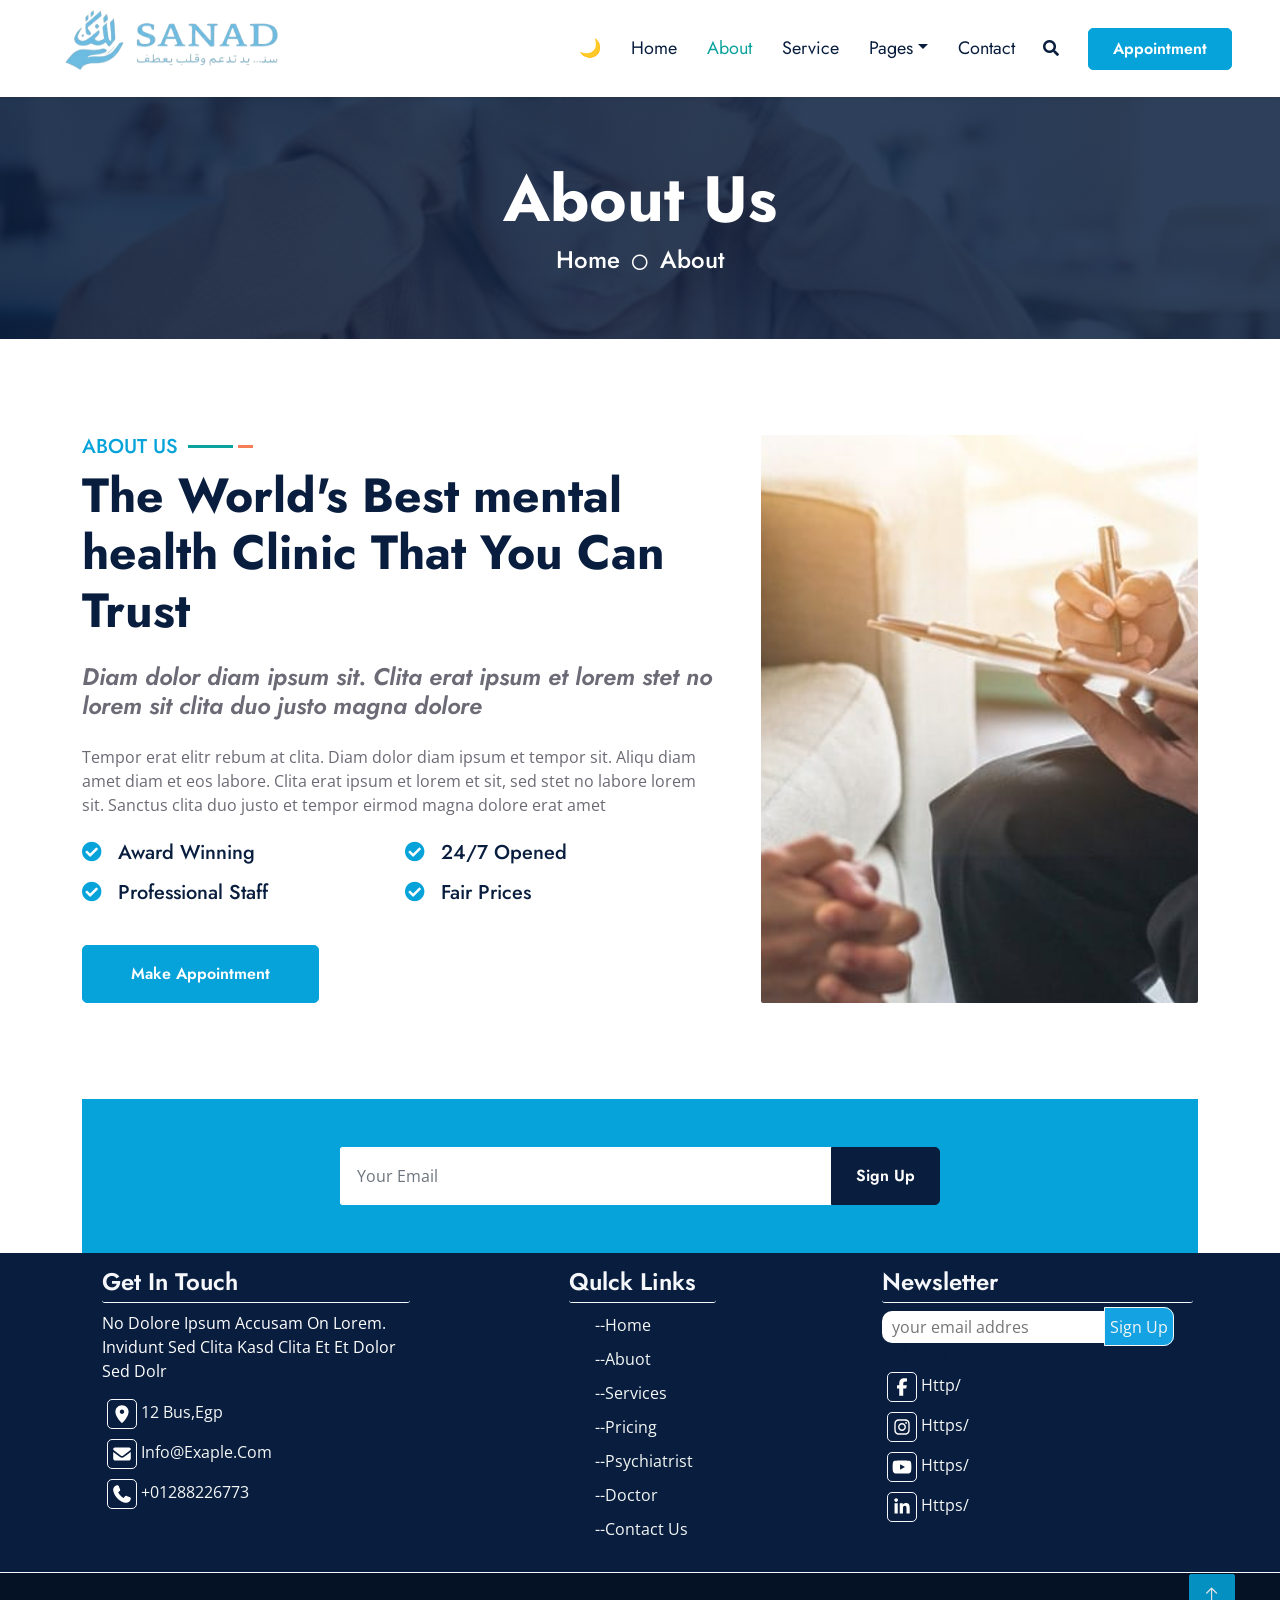
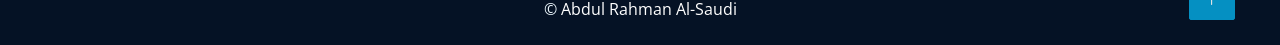
<file: Sanad_/html/about.html>
<!DOCTYPE html>
<html lang="en">

<head>
    <meta charset="utf-8">
    <title>sanad_5</title>
    <meta content="width=device-width, initial-scale=1.0" name="viewport">
    <meta content="Free HTML Templates" name="keywords">
    <meta content="Free HTML Templates" name="description">

    <!-- Favicon -->
    <link href="../img/favicon.ico" rel="icon">

    <!-- Google Web Fonts -->
    <link rel="preconnect" href="https://fonts.gstatic.com">
    <link href="https://fonts.googleapis.com/css2?family=Jost:wght@500;600;700&family=Open+Sans:wght@400;600&display=swap" rel="stylesheet"> 

    <!-- Icon Font Stylesheet -->
    <link href="https://cdnjs.cloudflare.com/ajax/libs/font-awesome/5.10.0/css/all.min.css" rel="stylesheet">
    <link href="https://cdn.jsdelivr.net/npm/bootstrap-icons@1.4.1/font/bootstrap-icons.css" rel="stylesheet">

    <!-- Libraries Stylesheet -->
     <!---->
    <link href="../lib/owlcarousel/assets/owl.carousel.min.css" rel="stylesheet">
    <link href="../lib/animate/animate.min.css" rel="stylesheet">
    <link href="../lib/tempusdominus/css/tempusdominus-bootstrap-4.min.css" rel="stylesheet" />
    <link href="../lib/twentytwenty/twentytwenty.css" rel="stylesheet" />

    <!-- Customized Bootstrap Stylesheet -->
    <link href="../css/bootstrap.min.css" rel="stylesheet">

    <!-- Template Stylesheet -->
    <link href="../css/style.css" rel="stylesheet">
    
</head>

<body>
    <!-- Spinner Start -->
    <div id="spinner" class="show bg-white position-fixed translate-middle w-100 vh-100 top-50 start-50 d-flex align-items-center justify-content-center">
        <div class="spinner-grow text-primary m-1" role="status">
            <span class="sr-only">Loading...</span>
        </div>
        <div class="spinner-grow text-dark m-1" role="status">
            <span class="sr-only">Loading...</span>
        </div>
        <div class="spinner-grow text-secondary m-1" role="status">
            <span class="sr-only">Loading...</span>
        </div>
    </div>
    <!-- Spinner End -->


    


    <!-- Navbar Start -->
     <nav class="navbar navbar-expand-lg bg-white navbar-light shadow-sm px-5 py-3 py-lg-0" style=" height:fit-content;">
        <a href="../index.html"style=""  class="navbar-brand p-0">
            <!--<h1 class="m-0 text-primary"><i class="fa fa-tooth me-2"></i></5h1>-->
            <img class="img_logo"  src="../img/WhatsApp_Image_2025-12-15_at_19.39.44_73a081ef-removebg-preview.png" alt="">
        </a>
        <button class="navbar-toggler" type="button" data-bs-toggle="collapse" data-bs-target="#navbarCollapse">
            <span class="navbar-toggler-icon"></span>
        </button>
        <div class="collapse navbar-collapse" id="navbarCollapse">
            <div class="navbar-nav ms-auto py-0">
                <a id="themeBtn" class="nav-item nav-link  theme-toggle " aria-label="Toggle theme" >🌙</a>
                <a href="../index.html" class="nav-item nav-link">Home</a>
                <a href="./about.html" class="nav-item nav-link active">About</a>
                <a href="./service.html" class="nav-item nav-link">Service</a>
                <div class="nav-item dropdown">
                    <a href="#" class="nav-link dropdown-toggle" data-bs-toggle="dropdown">Pages</a>
                    <div class="dropdown-menu m-0">
                        <a href="./price.html" class="dropdown-item">Pricing Plan</a>
                        <a href="./team.html" class="dropdown-item">Our psychiatrist</a>
                        <a href="./testimonial.html" class="dropdown-item">Testimonial</a>
                        <a href="./appointment.html" class="dropdown-item">Appointment</a>
                        <a href="./doctor.html" class="dropdown-item">doctor</a>                    </div>
                </div>
                <a href="./contact.html" class="nav-item nav-link">Contact</a>
            </div>
            <button type="button" class="btn text-dark" data-bs-toggle="modal" data-bs-target="#searchModal"><i class="fa fa-search"></i></button>
            <a href="./appointment.html" class="btn btn-primary py-2 px-4 ms-3">Appointment</a>
        </div>
    </nav>
    <!-- Navbar End -->


    <!-- Full Screen Search Start -->
    <div class="modal fade" id="searchModal" tabindex="-1">
        <div class="modal-dialog modal-fullscreen">
            <div class="modal-content" style="background: rgba(9, 30, 62, .7);">
                <div class="modal-header border-0">
                    <button type="button" class="btn bg-white btn-close" data-bs-dismiss="modal" aria-label="Close"></button>
                </div>
                <div class="modal-body d-flex align-items-center justify-content-center">
                    <div class="input-group" style="max-width: 600px;">
                        <input type="text" class="form-control bg-transparent border-primary p-3" placeholder="Type search keyword">
                        <button class="btn btn-primary px-4"><i class="bi bi-search"></i></button>
                    </div>
                </div>
            </div>
        </div>
    </div>
    <!-- Full Screen Search End -->


    <!-- Hero Start -->
    <div class="container-fluid bg-primary py-5 hero-header mb-5">
        <div class="row py-3">
            <div class="col-12 text-center">
                <h1 class="display-3 text-white animated zoomIn">About Us</h1>
                <a href="" class="h4 text-white">Home</a>
                <i class="far fa-circle text-white px-2"></i>
                <a href="" class="h4 text-white">About</a>
            </div>
        </div>
    </div>
    <!-- Hero End -->


    <!-- About Start -->
    <div class="container-fluid py-5 wow fadeInUp" data-wow-delay="0.1s">
        <div class="container">
            <div class="row g-5">
                <div class="col-lg-7">
                    <div class="section-title mb-4">
                        <h5 class="position-relative d-inline-block text-primary text-uppercase">About Us</h5>
                        <h1 class="display-5 mb-0">The World's Best mental health Clinic That You Can Trust</h1>
                    </div>
                    <h4 class="text-body fst-italic mb-4">Diam dolor diam ipsum sit. Clita erat ipsum et lorem stet no lorem sit clita duo justo magna dolore</h4>
                    <p class="mb-4">Tempor erat elitr rebum at clita. Diam dolor diam ipsum et tempor sit. Aliqu diam amet diam et eos labore. Clita erat ipsum et lorem et sit, sed stet no labore lorem sit. Sanctus clita duo justo et tempor eirmod magna dolore erat amet</p>
                    <div class="row g-3">
                        <div class="col-sm-6 wow zoomIn" data-wow-delay="0.3s">
                            <h5 class="mb-3"><i class="fa fa-check-circle text-primary me-3"></i>Award Winning</h5>
                            <h5 class="mb-3"><i class="fa fa-check-circle text-primary me-3"></i>Professional Staff</h5>
                        </div>
                        <div class="col-sm-6 wow zoomIn" data-wow-delay="0.6s">
                            <h5 class="mb-3"><i class="fa fa-check-circle text-primary me-3"></i>24/7 Opened</h5>
                            <h5 class="mb-3"><i class="fa fa-check-circle text-primary me-3"></i>Fair Prices</h5>
                        </div>
                    </div>
                    <a href="./appointment.html" class="btn btn-primary py-3 px-5 mt-4 wow zoomIn" data-wow-delay="0.6s">Make Appointment</a>
                </div>
                <div class="col-lg-5" style="min-height: 500px;">
                    <div class="position-relative h-100">
                        <img class="position-absolute w-100 h-100 rounded wow zoomIn" data-wow-delay="0.9s" src="../img/افضل دكتور نفسي في مصر .. و 6 معايير لاختيار الطبيب النفسي _ مستشفى إشراق - Google Chrome 12_15_2025 8_05_12 PM.png" style="object-fit: cover;">
                    </div>
                </div>
            </div>
        </div>
    </div>
    <!-- About End -->
    

    <!-- Newsletter Start -->
    <div class="container-fluid position-relative pt-5 wow fadeInUp" data-wow-delay="0.1s" style="z-index: 1;">
        <div class="container">
            <div class="bg-primary p-5">
                <form class="mx-auto" style="max-width: 600px;">
                    <div class="input-group">
                        <input type="text" class="form-control border-white p-3" placeholder="Your Email">
                        <button class="btn btn-dark px-4">Sign Up</button>
                    </div>
                </form>
            </div>
        </div>
    </div>
    <!-- Newsletter End -->
    

    <!-- Footer Start -->
       <!-- Footer Start -->
     <div class="foters " data-wow-delay="0.3s">
        <div class="linkes dele_100">
            <h3>get in touch</h3>
            <p>no dolore ipsum accusam on lorem.<br>
              invidunt sed clita kasd clita et et dolor<br> sed dolr
            </p>
            <div class="icon_link ">
              <a href="#">
                <svg xmlns="http://www.w3.org/2000/svg" viewBox="0 0 640 640"><!--!Font Awesome Free v7.1.0 by @fontawesome - https://fontawesome.com License - https://fontawesome.com/license/free Copyright 2025 Fonticons, Inc.--><path fill="#ffffff" d="M128 252.6C128 148.4 214 64 320 64C426 64 512 148.4 512 252.6C512 371.9 391.8 514.9 341.6 569.4C329.8 582.2 310.1 582.2 298.3 569.4C248.1 514.9 127.9 371.9 127.9 252.6zM320 320C355.3 320 384 291.3 384 256C384 220.7 355.3 192 320 192C284.7 192 256 220.7 256 256C256 291.3 284.7 320 320 320z"/></svg>
                12 bus,egp 
              </a>
              <a href="#">
                <svg xmlns="http://www.w3.org/2000/svg" viewBox="0 0 640 640"><!--!Font Awesome Free v7.1.0 by @fontawesome - https://fontawesome.com License - https://fontawesome.com/license/free Copyright 2025 Fonticons, Inc.--><path fill="#ffffff" d="M112 128C85.5 128 64 149.5 64 176C64 191.1 71.1 205.3 83.2 214.4L291.2 370.4C308.3 383.2 331.7 383.2 348.8 370.4L556.8 214.4C568.9 205.3 576 191.1 576 176C576 149.5 554.5 128 528 128L112 128zM64 260L64 448C64 483.3 92.7 512 128 512L512 512C547.3 512 576 483.3 576 448L576 260L377.6 408.8C343.5 434.4 296.5 434.4 262.4 408.8L64 260z"/></svg>
                info@exaple.com
              </a>
              <a href="#">
                <svg xmlns="http://www.w3.org/2000/svg" viewBox="0 0 640 640"><!--!Font Awesome Free v7.1.0 by @fontawesome - https://fontawesome.com License - https://fontawesome.com/license/free Copyright 2025 Fonticons, Inc.--><path fill="#ffffff" d="M224.2 89C216.3 70.1 195.7 60.1 176.1 65.4L170.6 66.9C106 84.5 50.8 147.1 66.9 223.3C104 398.3 241.7 536 416.7 573.1C493 589.3 555.5 534 573.1 469.4L574.6 463.9C580 444.2 569.9 423.6 551.1 415.8L453.8 375.3C437.3 368.4 418.2 373.2 406.8 387.1L368.2 434.3C297.9 399.4 241.3 341 208.8 269.3L253 233.3C266.9 222 271.6 202.9 264.8 186.3L224.2 89z"/></svg>
                +01288226773
              </a>

            </div>
        </div>
        <div class="support dele_350 ">
            <h3>qulck links</h3>
            <ul>
                <li><a href="../index.html">--home</a></li>
                <li><a href="./about.html">--abuot</a></li>
                <li><a href="./service.html">--Services</a></li>
                <li><a href="./price.html">--Pricing</a></li>
                <li><a href="./team.html">--psychiatrist</a></li>
                <li><a href="./doctor.html">--doctor</a></li>
                <li><a href="./contact.html">--contact us</a></li>
            </ul>
        </div>
        <div class="download dele_600  ">

            <h3>newsletter</h3>
            <div class="form_">
              <input type="email" placeholder="your email addres">
              <a href="#">sign up</a>
            </div>
            <h6>follow us</h6>
            <div class="icon_link ">
            <a href="#">
                <svg xmlns="http://www.w3.org/2000/svg" viewBox="0 0 640 640"><!--!Font Awesome Free v7.1.0 by @fontawesome - https://fontawesome.com License - https://fontawesome.com/license/free Copyright 2025 Fonticons, Inc.--><path fill="#ffffff" d="M240 363.3L240 576L356 576L356 363.3L442.5 363.3L460.5 265.5L356 265.5L356 230.9C356 179.2 376.3 159.4 428.7 159.4C445 159.4 458.1 159.8 465.7 160.6L465.7 71.9C451.4 68 416.4 64 396.2 64C289.3 64 240 114.5 240 223.4L240 265.5L174 265.5L174 363.3L240 363.3z"/></svg>
                http/
            </a>
            <a href="#">
                <svg xmlns="http://www.w3.org/2000/svg" viewBox="0 0 640 640"><!--!Font Awesome Free v7.1.0 by @fontawesome - https://fontawesome.com License - https://fontawesome.com/license/free Copyright 2025 Fonticons, Inc.--><path fill="#fafafa" d="M320.3 205C256.8 204.8 205.2 256.2 205 319.7C204.8 383.2 256.2 434.8 319.7 435C383.2 435.2 434.8 383.8 435 320.3C435.2 256.8 383.8 205.2 320.3 205zM319.7 245.4C360.9 245.2 394.4 278.5 394.6 319.7C394.8 360.9 361.5 394.4 320.3 394.6C279.1 394.8 245.6 361.5 245.4 320.3C245.2 279.1 278.5 245.6 319.7 245.4zM413.1 200.3C413.1 185.5 425.1 173.5 439.9 173.5C454.7 173.5 466.7 185.5 466.7 200.3C466.7 215.1 454.7 227.1 439.9 227.1C425.1 227.1 413.1 215.1 413.1 200.3zM542.8 227.5C541.1 191.6 532.9 159.8 506.6 133.6C480.4 107.4 448.6 99.2 412.7 97.4C375.7 95.3 264.8 95.3 227.8 97.4C192 99.1 160.2 107.3 133.9 133.5C107.6 159.7 99.5 191.5 97.7 227.4C95.6 264.4 95.6 375.3 97.7 412.3C99.4 448.2 107.6 480 133.9 506.2C160.2 532.4 191.9 540.6 227.8 542.4C264.8 544.5 375.7 544.5 412.7 542.4C448.6 540.7 480.4 532.5 506.6 506.2C532.8 480 541 448.2 542.8 412.3C544.9 375.3 544.9 264.5 542.8 227.5zM495 452C487.2 471.6 472.1 486.7 452.4 494.6C422.9 506.3 352.9 503.6 320.3 503.6C287.7 503.6 217.6 506.2 188.2 494.6C168.6 486.8 153.5 471.7 145.6 452C133.9 422.5 136.6 352.5 136.6 319.9C136.6 287.3 134 217.2 145.6 187.8C153.4 168.2 168.5 153.1 188.2 145.2C217.7 133.5 287.7 136.2 320.3 136.2C352.9 136.2 423 133.6 452.4 145.2C472 153 487.1 168.1 495 187.8C506.7 217.3 504 287.3 504 319.9C504 352.5 506.7 422.6 495 452z"/></svg>
                https/
            </a>
            <a href="#">
                <svg xmlns="http://www.w3.org/2000/svg" viewBox="0 0 640 640"><!--!Font Awesome Free v7.1.0 by @fontawesome - https://fontawesome.com License - https://fontawesome.com/license/free Copyright 2025 Fonticons, Inc.--><path fill="#ffffff" d="M581.7 188.1C575.5 164.4 556.9 145.8 533.4 139.5C490.9 128 320.1 128 320.1 128C320.1 128 149.3 128 106.7 139.5C83.2 145.8 64.7 164.4 58.4 188.1C47 231 47 320.4 47 320.4C47 320.4 47 409.8 58.4 452.7C64.7 476.3 83.2 494.2 106.7 500.5C149.3 512 320.1 512 320.1 512C320.1 512 490.9 512 533.5 500.5C557 494.2 575.5 476.3 581.8 452.7C593.2 409.8 593.2 320.4 593.2 320.4C593.2 320.4 593.2 231 581.8 188.1zM264.2 401.6L264.2 239.2L406.9 320.4L264.2 401.6z"/></svg>
                https/
            </a>
            <a href="#">
                <svg xmlns="http://www.w3.org/2000/svg" viewBox="0 0 640 640"><!--!Font Awesome Free v7.1.0 by @fontawesome - https://fontawesome.com License - https://fontawesome.com/license/free Copyright 2025 Fonticons, Inc.--><path fill="#ffffff" d="M196.3 512L103.4 512L103.4 212.9L196.3 212.9L196.3 512zM149.8 172.1C120.1 172.1 96 147.5 96 117.8C96 103.5 101.7 89.9 111.8 79.8C121.9 69.7 135.6 64 149.8 64C164 64 177.7 69.7 187.8 79.8C197.9 89.9 203.6 103.6 203.6 117.8C203.6 147.5 179.5 172.1 149.8 172.1zM543.9 512L451.2 512L451.2 366.4C451.2 331.7 450.5 287.2 402.9 287.2C354.6 287.2 347.2 324.9 347.2 363.9L347.2 512L254.4 512L254.4 212.9L343.5 212.9L343.5 253.7L344.8 253.7C357.2 230.2 387.5 205.4 432.7 205.4C526.7 205.4 544 267.3 544 347.7L544 512L543.9 512z"/></svg>
                https/
            </a>
        </div>
        
        </div>
         
    </div>
  </div>
    <!----->
   <div class="container-fluid text-light py-4" style="background: #051225; text-align: center;">
        <p  class="mb-md-0">&copy; <a  class="text-white " href="#">Abdul Rahman Al-Saudi</a></p>
    </div>
    <!-- Footer End -->


    <!-- Back to Top -->
    <a href="#" class="btn btn-lg btn-primary btn-lg-square rounded back-to-top"><i class="bi bi-arrow-up"></i></a>
    <!-- js-->
     
 
    <!-- JavaScript Libraries -->
    <script src="https://code.jquery.com/jquery-3.4.1.min.js"></script>
    <script src="https://cdn.jsdelivr.net/npm/bootstrap@5.0.0/dist/js/bootstrap.bundle.min.js"></script>
    <script src="../lib/wow/wow.min.js"></script>
    <script src="../lib/easing/easing.min.js"></script>
    <script src="../lib/waypoints/waypoints.min.js"></script>
    <script src="../lib/owlcarousel/owl.carousel.min.js"></script>
    <script src="../lib/tempusdominus/js/moment.min.js"></script>
    <script src="../lib/tempusdominus/js/moment-timezone.min.js"></script>
    <script src="../lib/tempusdominus/js/tempusdominus-bootstrap-4.min.js"></script>
    <script src="../lib/twentytwenty/jquery.event.move.js"></script>
    <script src="../lib/twentytwenty/jquery.twentytwenty.js"></script>

    <!-- Template Javascript -->
    <script src="../js/main.js"></script>
</body>

</html>
</file>
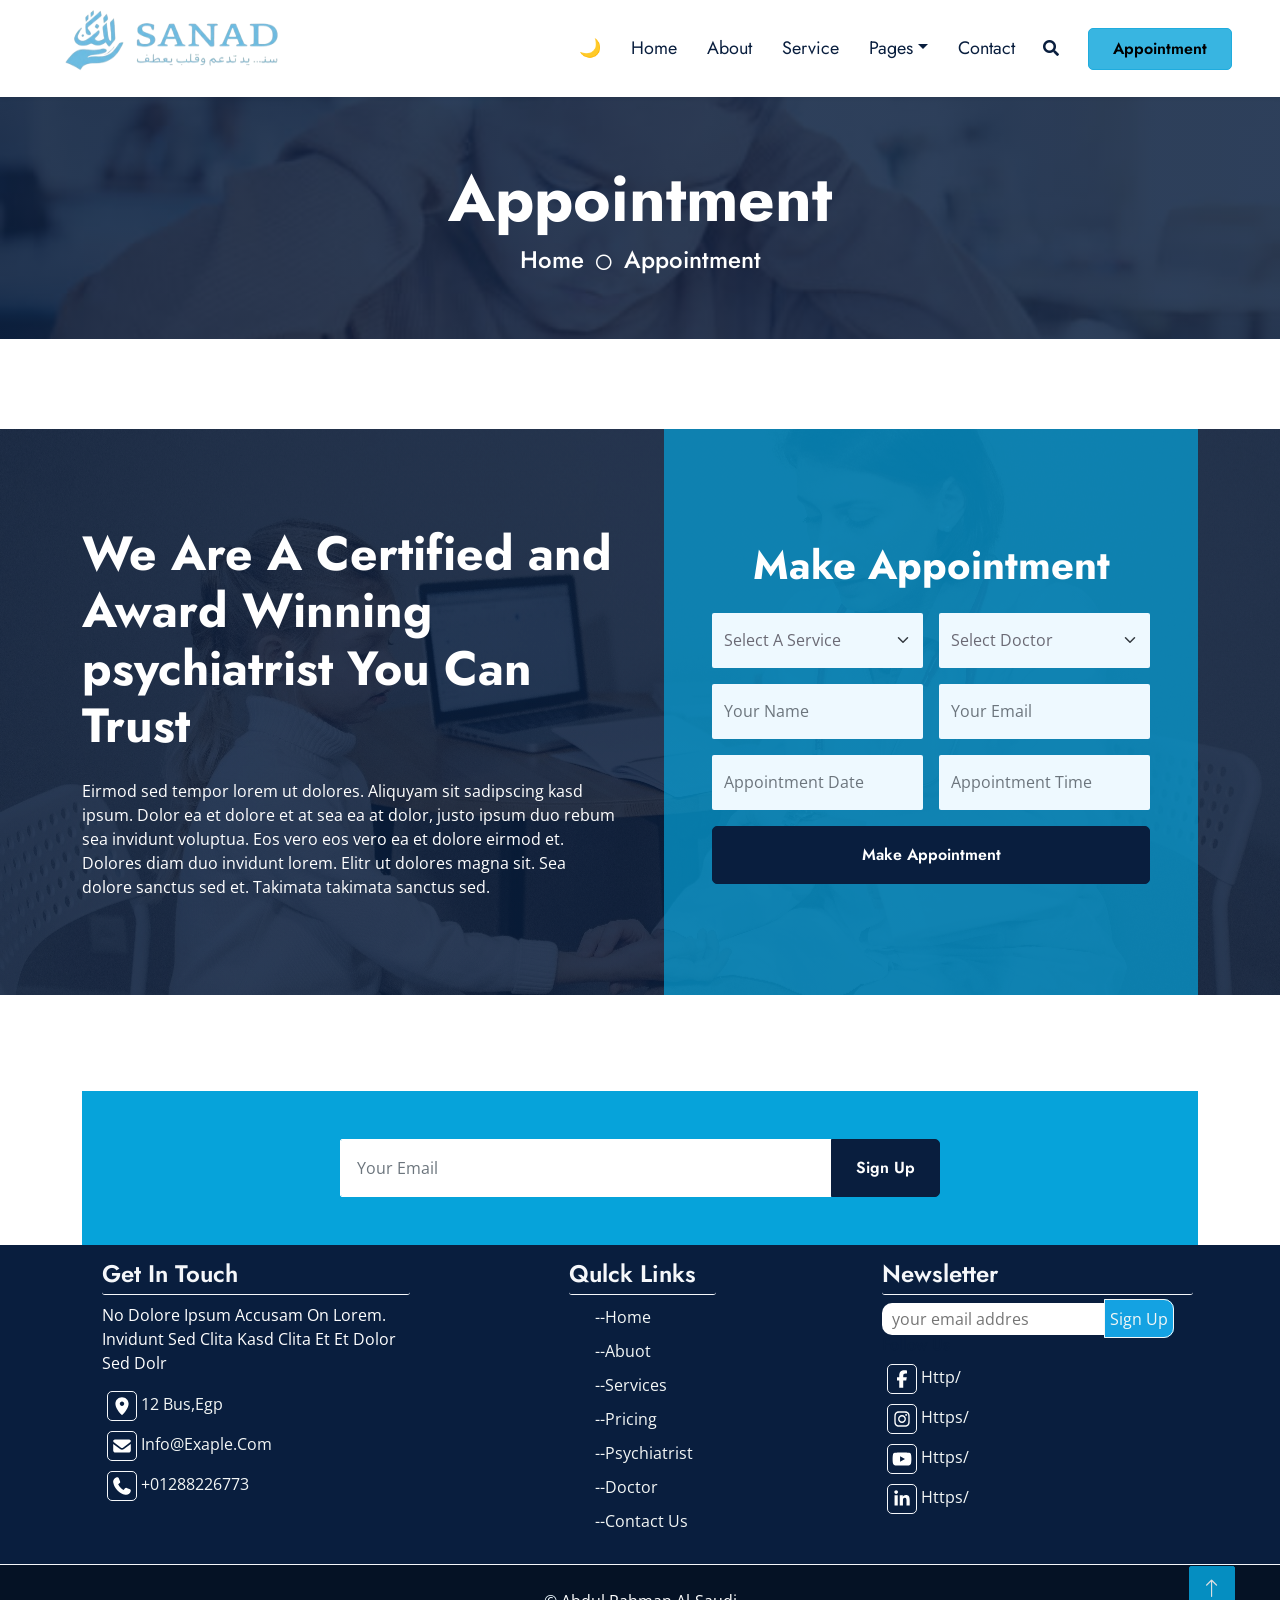
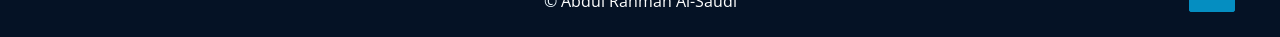
<file: Sanad_/html/appointment.html>
<!DOCTYPE html>
<html lang="en">

<head>
    <meta charset="utf-8">
    <title>sanad_5</title>
    <meta content="width=device-width, initial-scale=1.0" name="viewport">
    <meta content="Free HTML Templates" name="keywords">
    <meta content="Free HTML Templates" name="description">

    <!-- Favicon -->
    <link href="../img/favicon.ico" rel="icon">

    <!-- Google Web Fonts -->
    <link rel="preconnect" href="https://fonts.gstatic.com">
    <link href="https://fonts.googleapis.com/css2?family=Jost:wght@500;600;700&family=Open+Sans:wght@400;600&display=swap" rel="stylesheet"> 

    <!-- Icon Font Stylesheet -->
    <link href="https://cdnjs.cloudflare.com/ajax/libs/font-awesome/5.10.0/css/all.min.css" rel="stylesheet">
    <link href="https://cdn.jsdelivr.net/npm/bootstrap-icons@1.4.1/font/bootstrap-icons.css" rel="stylesheet">

    <!-- Libraries Stylesheet -->
    <link href="../lib/owlcarousel/assets/owl.carousel.min.css" rel="stylesheet">
    <link href="../lib/animate/animate.min.css" rel="stylesheet">
    <link href="../lib/tempusdominus/css/tempusdominus-bootstrap-4.min.css" rel="stylesheet" />
    <link href="../lib/twentytwenty/twentytwenty.css" rel="stylesheet" />

    <!-- Customized Bootstrap Stylesheet -->
    <link href="../css/bootstrap.min.css" rel="stylesheet">

    <!-- Template Stylesheet -->
    <link href="../css/style.css" rel="stylesheet">
</head>

<body>
    <!-- Spinner Start -->
    <div id="spinner" class="show bg-white position-fixed translate-middle w-100 vh-100 top-50 start-50 d-flex align-items-center justify-content-center">
        <div class="spinner-grow text-primary m-1" role="status">
            <span class="sr-only">Loading...</span>
        </div>
        <div class="spinner-grow text-dark m-1" role="status">
            <span class="sr-only">Loading...</span>
        </div>
        <div class="spinner-grow text-secondary m-1" role="status">
            <span class="sr-only">Loading...</span>
        </div>
    </div>
    <!-- Spinner End -->


   


    <!-- Navbar Start -->
    <nav class="navbar navbar-expand-lg bg-white navbar-light shadow-sm px-5 py-3 py-lg-0" style=" height:fit-content;">
        <a href="../index.html"style=""  class="navbar-brand p-0">
            <!--<h1 class="m-0 text-primary"><i class="fa fa-tooth me-2"></i></5h1>-->
            <img class="img_logo"  src="../img/WhatsApp_Image_2025-12-15_at_19.39.44_73a081ef-removebg-preview.png" alt="">
        </a>
        <button class="navbar-toggler" type="button" data-bs-toggle="collapse" data-bs-target="#navbarCollapse">
            <span class="navbar-toggler-icon"></span>
        </button>
        <div class="collapse navbar-collapse" id="navbarCollapse">
            <div class="navbar-nav ms-auto py-0">
                <a id="themeBtn" class="nav-item nav-link  theme-toggle " aria-label="Toggle theme" >🌙</a>
                <a href="../index.html" class="nav-item nav-link">Home</a>
                <a href="./about.html" class="nav-item nav-link ">About</a>
                <a href="./service.html" class="nav-item nav-link">Service</a>
                <div class="nav-item dropdown">
                    <a href="#" class="nav-link dropdown-toggle" data-bs-toggle="dropdown">Pages</a>
                    <div class="dropdown-menu m-0">
                        <a href="./price.html" class="dropdown-item">Pricing Plan</a>
                        <a href="./team.html" class="dropdown-item">Our psychiatrist</a>
                        <a href="./testimonial.html" class="dropdown-item">Testimonial</a>
                        <a href="./appointment.html" class="dropdown-item active">Appointment</a>
                        <a href="./doctor.html" class="dropdown-item">doctor</a>                    </div>
                </div>
                <a href="./contact.html" class="nav-item nav-link">Contact</a>
            </div>
            <button type="button" class="btn text-dark" data-bs-toggle="modal" data-bs-target="#searchModal"><i class="fa fa-search"></i></button>
            <a href="./appointment.html" class="btn btn-primary py-2 px-4 ms-3 active">Appointment</a>
        </div>
    </nav>
    <!-- Navbar End -->



    <!-- Full Screen Search Start -->
    <div class="modal fade" id="searchModal" tabindex="-1">
        <div class="modal-dialog modal-fullscreen">
            <div class="modal-content" style="background: rgba(9, 30, 62, .7);">
                <div class="modal-header border-0">
                    <button type="button" class="btn bg-white btn-close" data-bs-dismiss="modal" aria-label="Close"></button>
                </div>
                <div class="modal-body d-flex align-items-center justify-content-center">
                    <div class="input-group" style="max-width: 600px;">
                        <input type="text" class="form-control bg-transparent border-primary p-3" placeholder="Type search keyword">
                        <button class="btn btn-primary px-4"><i class="bi bi-search"></i></button>
                    </div>
                </div>
            </div>
        </div>
    </div>
    <!-- Full Screen Search End -->


    <!-- Hero Start -->
    <div class="container-fluid bg-primary py-5 hero-header mb-5">
        <div class="row py-3">
            <div class="col-12 text-center">
                <h1 class="display-3 text-white animated zoomIn">Appointment</h1>
                <a href="../index.html" class="h4 text-white">Home</a>
                <i class="far fa-circle text-white px-2"></i>
                <a href="./appointment.html" class="h4 text-white">Appointment</a>
            </div>
        </div>
    </div>
    <!-- Hero End -->


    <!-- Appointment Start -->
    <div class="container-fluid bg-primary bg-appointment mb-5 wow fadeInUp" data-wow-delay="0.1s" style="margin-top: 90px;">
        <div class="container">
            <div class="row gx-5">
                <div class="col-lg-6 py-5">
                    <div class="py-5">
                        <h1 class="display-5 text-white mb-4">We Are A Certified and Award Winning psychiatrist You Can Trust</h1>
                        <p class="text-white mb-0">Eirmod sed tempor lorem ut dolores. Aliquyam sit sadipscing kasd ipsum. Dolor ea et dolore et at sea ea at dolor, justo ipsum duo rebum sea invidunt voluptua. Eos vero eos vero ea et dolore eirmod et. Dolores diam duo invidunt lorem. Elitr ut dolores magna sit. Sea dolore sanctus sed et. Takimata takimata sanctus sed.</p>
                    </div>
                </div>
                <div class="col-lg-6">
                    <div class="appointment-form h-100 d-flex flex-column justify-content-center text-center p-5 wow zoomIn" data-wow-delay="0.6s">
                        <h1 class="text-white mb-4">Make Appointment</h1>
                        <form>
                            <div class="row g-3">
                                <div class="col-12 col-sm-6">
                                    <select class="form-select bg-light border-0" style="height: 55px;">
                                        <option selected>Select A Service</option>
                                        <option value="1">Service 1</option>
                                        <option value="2">Service 2</option>
                                        <option value="3">Service 3</option>
                                    </select>
                                </div>
                                <div class="col-12 col-sm-6">
                                    <select class="form-select bg-light border-0" style="height: 55px;">
                                        <option selected>Select Doctor</option>
                                        <option value="1">DR.Down syndrome</option>
                                        <option value="2">DR.Alzheimer's </option>
                                        <option value="3">DR.Muscle</option>
                                    </select>
                                </div>
                                <div class="col-12 col-sm-6">
                                    <input type="text" class="form-control bg-light border-0" placeholder="Your Name" style="height: 55px;">
                                </div>
                                <div class="col-12 col-sm-6">
                                    <input type="email" class="form-control bg-light border-0" placeholder="Your Email" style="height: 55px;">
                                </div>
                                <div class="col-12 col-sm-6">
                                    <div class="date" id="date1" data-target-input="nearest">
                                        <input type="text"
                                            class="form-control bg-light border-0 datetimepicker-input"
                                            placeholder="Appointment Date" data-target="#date1" data-toggle="datetimepicker" style="height: 55px;">
                                    </div>
                                </div>
                                <div class="col-12 col-sm-6">
                                    <div class="time" id="time1" data-target-input="nearest">
                                        <input type="text"
                                            class="form-control bg-light border-0 datetimepicker-input"
                                            placeholder="Appointment Time" data-target="#time1" data-toggle="datetimepicker" style="height: 55px;">
                                    </div>
                                </div>
                                <div class="col-12">
                                    <button class="btn btn-dark w-100 py-3" type="submit">Make Appointment</button>
                                </div>
                            </div>
                        </form>
                    </div>
                </div>
            </div>
        </div>
    </div>
    <!-- Appointment End -->
    

    <!-- Newsletter Start -->
    <div class="container-fluid position-relative pt-5 wow fadeInUp" data-wow-delay="0.1s" style="z-index: 1;">
        <div class="container">
            <div class="bg-primary p-5">
                <form class="mx-auto" style="max-width: 600px;">
                    <div class="input-group">
                        <input type="text" class="form-control border-white p-3" placeholder="Your Email">
                        <button class="btn btn-dark px-4">Sign Up</button>
                    </div>
                </form>
            </div>
        </div>
    </div>
    <!-- Newsletter End -->
    

  <!-- Footer Start -->
     <div class="foters " data-wow-delay="0.3s">
        <div class="linkes dele_100">
            <h3>get in touch</h3>
            <p>no dolore ipsum accusam on lorem.<br>
              invidunt sed clita kasd clita et et dolor<br> sed dolr
            </p>
            <div class="icon_link ">
              <a href="#">
                <svg xmlns="http://www.w3.org/2000/svg" viewBox="0 0 640 640"><!--!Font Awesome Free v7.1.0 by @fontawesome - https://fontawesome.com License - https://fontawesome.com/license/free Copyright 2025 Fonticons, Inc.--><path fill="#ffffff" d="M128 252.6C128 148.4 214 64 320 64C426 64 512 148.4 512 252.6C512 371.9 391.8 514.9 341.6 569.4C329.8 582.2 310.1 582.2 298.3 569.4C248.1 514.9 127.9 371.9 127.9 252.6zM320 320C355.3 320 384 291.3 384 256C384 220.7 355.3 192 320 192C284.7 192 256 220.7 256 256C256 291.3 284.7 320 320 320z"/></svg>
                12 bus,egp 
              </a>
              <a href="#">
                <svg xmlns="http://www.w3.org/2000/svg" viewBox="0 0 640 640"><!--!Font Awesome Free v7.1.0 by @fontawesome - https://fontawesome.com License - https://fontawesome.com/license/free Copyright 2025 Fonticons, Inc.--><path fill="#ffffff" d="M112 128C85.5 128 64 149.5 64 176C64 191.1 71.1 205.3 83.2 214.4L291.2 370.4C308.3 383.2 331.7 383.2 348.8 370.4L556.8 214.4C568.9 205.3 576 191.1 576 176C576 149.5 554.5 128 528 128L112 128zM64 260L64 448C64 483.3 92.7 512 128 512L512 512C547.3 512 576 483.3 576 448L576 260L377.6 408.8C343.5 434.4 296.5 434.4 262.4 408.8L64 260z"/></svg>
                info@exaple.com
              </a>
              <a href="#">
                <svg xmlns="http://www.w3.org/2000/svg" viewBox="0 0 640 640"><!--!Font Awesome Free v7.1.0 by @fontawesome - https://fontawesome.com License - https://fontawesome.com/license/free Copyright 2025 Fonticons, Inc.--><path fill="#ffffff" d="M224.2 89C216.3 70.1 195.7 60.1 176.1 65.4L170.6 66.9C106 84.5 50.8 147.1 66.9 223.3C104 398.3 241.7 536 416.7 573.1C493 589.3 555.5 534 573.1 469.4L574.6 463.9C580 444.2 569.9 423.6 551.1 415.8L453.8 375.3C437.3 368.4 418.2 373.2 406.8 387.1L368.2 434.3C297.9 399.4 241.3 341 208.8 269.3L253 233.3C266.9 222 271.6 202.9 264.8 186.3L224.2 89z"/></svg>
                +01288226773
              </a>

            </div>
        </div>
        <div class="support dele_350 ">
            <h3>qulck links</h3>
            <ul>
                <li><a href="../index.html">--home</a></li>
                <li><a href="./about.html">--abuot</a></li>
                <li><a href="./service.html">--Services</a></li>
                <li><a href="./price.html">--Pricing</a></li>
                <li><a href="./team.html">--psychiatrist</a></li>
                <li><a href="./doctor.html">--doctor</a></li>
                <li><a href="./contact.html">--contact us</a></li>
            </ul>
        </div>
        <div class="download dele_600  ">

            <h3>newsletter</h3>
            <div class="form_">
              <input type="email" placeholder="your email addres">
              <a href="#">sign up</a>
            </div>
            <h6>follow us</h6>
            <div class="icon_link ">
            <a href="#">
                <svg xmlns="http://www.w3.org/2000/svg" viewBox="0 0 640 640"><!--!Font Awesome Free v7.1.0 by @fontawesome - https://fontawesome.com License - https://fontawesome.com/license/free Copyright 2025 Fonticons, Inc.--><path fill="#ffffff" d="M240 363.3L240 576L356 576L356 363.3L442.5 363.3L460.5 265.5L356 265.5L356 230.9C356 179.2 376.3 159.4 428.7 159.4C445 159.4 458.1 159.8 465.7 160.6L465.7 71.9C451.4 68 416.4 64 396.2 64C289.3 64 240 114.5 240 223.4L240 265.5L174 265.5L174 363.3L240 363.3z"/></svg>
                http/
            </a>
            <a href="#">
                <svg xmlns="http://www.w3.org/2000/svg" viewBox="0 0 640 640"><!--!Font Awesome Free v7.1.0 by @fontawesome - https://fontawesome.com License - https://fontawesome.com/license/free Copyright 2025 Fonticons, Inc.--><path fill="#fafafa" d="M320.3 205C256.8 204.8 205.2 256.2 205 319.7C204.8 383.2 256.2 434.8 319.7 435C383.2 435.2 434.8 383.8 435 320.3C435.2 256.8 383.8 205.2 320.3 205zM319.7 245.4C360.9 245.2 394.4 278.5 394.6 319.7C394.8 360.9 361.5 394.4 320.3 394.6C279.1 394.8 245.6 361.5 245.4 320.3C245.2 279.1 278.5 245.6 319.7 245.4zM413.1 200.3C413.1 185.5 425.1 173.5 439.9 173.5C454.7 173.5 466.7 185.5 466.7 200.3C466.7 215.1 454.7 227.1 439.9 227.1C425.1 227.1 413.1 215.1 413.1 200.3zM542.8 227.5C541.1 191.6 532.9 159.8 506.6 133.6C480.4 107.4 448.6 99.2 412.7 97.4C375.7 95.3 264.8 95.3 227.8 97.4C192 99.1 160.2 107.3 133.9 133.5C107.6 159.7 99.5 191.5 97.7 227.4C95.6 264.4 95.6 375.3 97.7 412.3C99.4 448.2 107.6 480 133.9 506.2C160.2 532.4 191.9 540.6 227.8 542.4C264.8 544.5 375.7 544.5 412.7 542.4C448.6 540.7 480.4 532.5 506.6 506.2C532.8 480 541 448.2 542.8 412.3C544.9 375.3 544.9 264.5 542.8 227.5zM495 452C487.2 471.6 472.1 486.7 452.4 494.6C422.9 506.3 352.9 503.6 320.3 503.6C287.7 503.6 217.6 506.2 188.2 494.6C168.6 486.8 153.5 471.7 145.6 452C133.9 422.5 136.6 352.5 136.6 319.9C136.6 287.3 134 217.2 145.6 187.8C153.4 168.2 168.5 153.1 188.2 145.2C217.7 133.5 287.7 136.2 320.3 136.2C352.9 136.2 423 133.6 452.4 145.2C472 153 487.1 168.1 495 187.8C506.7 217.3 504 287.3 504 319.9C504 352.5 506.7 422.6 495 452z"/></svg>
                https/
            </a>
            <a href="#">
                <svg xmlns="http://www.w3.org/2000/svg" viewBox="0 0 640 640"><!--!Font Awesome Free v7.1.0 by @fontawesome - https://fontawesome.com License - https://fontawesome.com/license/free Copyright 2025 Fonticons, Inc.--><path fill="#ffffff" d="M581.7 188.1C575.5 164.4 556.9 145.8 533.4 139.5C490.9 128 320.1 128 320.1 128C320.1 128 149.3 128 106.7 139.5C83.2 145.8 64.7 164.4 58.4 188.1C47 231 47 320.4 47 320.4C47 320.4 47 409.8 58.4 452.7C64.7 476.3 83.2 494.2 106.7 500.5C149.3 512 320.1 512 320.1 512C320.1 512 490.9 512 533.5 500.5C557 494.2 575.5 476.3 581.8 452.7C593.2 409.8 593.2 320.4 593.2 320.4C593.2 320.4 593.2 231 581.8 188.1zM264.2 401.6L264.2 239.2L406.9 320.4L264.2 401.6z"/></svg>
                https/
            </a>
            <a href="#">
                <svg xmlns="http://www.w3.org/2000/svg" viewBox="0 0 640 640"><!--!Font Awesome Free v7.1.0 by @fontawesome - https://fontawesome.com License - https://fontawesome.com/license/free Copyright 2025 Fonticons, Inc.--><path fill="#ffffff" d="M196.3 512L103.4 512L103.4 212.9L196.3 212.9L196.3 512zM149.8 172.1C120.1 172.1 96 147.5 96 117.8C96 103.5 101.7 89.9 111.8 79.8C121.9 69.7 135.6 64 149.8 64C164 64 177.7 69.7 187.8 79.8C197.9 89.9 203.6 103.6 203.6 117.8C203.6 147.5 179.5 172.1 149.8 172.1zM543.9 512L451.2 512L451.2 366.4C451.2 331.7 450.5 287.2 402.9 287.2C354.6 287.2 347.2 324.9 347.2 363.9L347.2 512L254.4 512L254.4 212.9L343.5 212.9L343.5 253.7L344.8 253.7C357.2 230.2 387.5 205.4 432.7 205.4C526.7 205.4 544 267.3 544 347.7L544 512L543.9 512z"/></svg>
                https/
            </a>
        </div>
        
        </div>
         
    </div>
  </div>
    <!----->
    <div class="container-fluid text-light py-4" style="background: #051225; text-align: center;">
        <p  class="mb-md-0">&copy; <a  class="text-white " href="#">Abdul Rahman Al-Saudi</a></p>
    </div>
    <!-- Footer End -->


    <!-- Back to Top -->
    <a href="#" class="btn btn-lg btn-primary btn-lg-square rounded back-to-top"><i class="bi bi-arrow-up"></i></a>


    <!-- JavaScript Libraries -->
    <script src="https://code.jquery.com/jquery-3.4.1.min.js"></script>
    <script src="https://cdn.jsdelivr.net/npm/bootstrap@5.0.0/dist/js/bootstrap.bundle.min.js"></script>
    <script src="../lib/wow/wow.min.js"></script>
    <script src="../lib/easing/easing.min.js"></script>
    <script src="../lib/waypoints/waypoints.min.js"></script>
    <script src="../lib/owlcarousel/owl.carousel.min.js"></script>
    <script src="../lib/tempusdominus/js/moment.min.js"></script>
    <script src="../lib/tempusdominus/js/moment-timezone.min.js"></script>
    <script src="../lib/tempusdominus/js/tempusdominus-bootstrap-4.min.js"></script>
    <script src="../lib/twentytwenty/jquery.event.move.js"></script>
    <script src="../lib/twentytwenty/jquery.twentytwenty.js"></script>

    <!-- Template Javascript -->
    <script src="../js/main.js"></script>
</body>

</html>
</file>
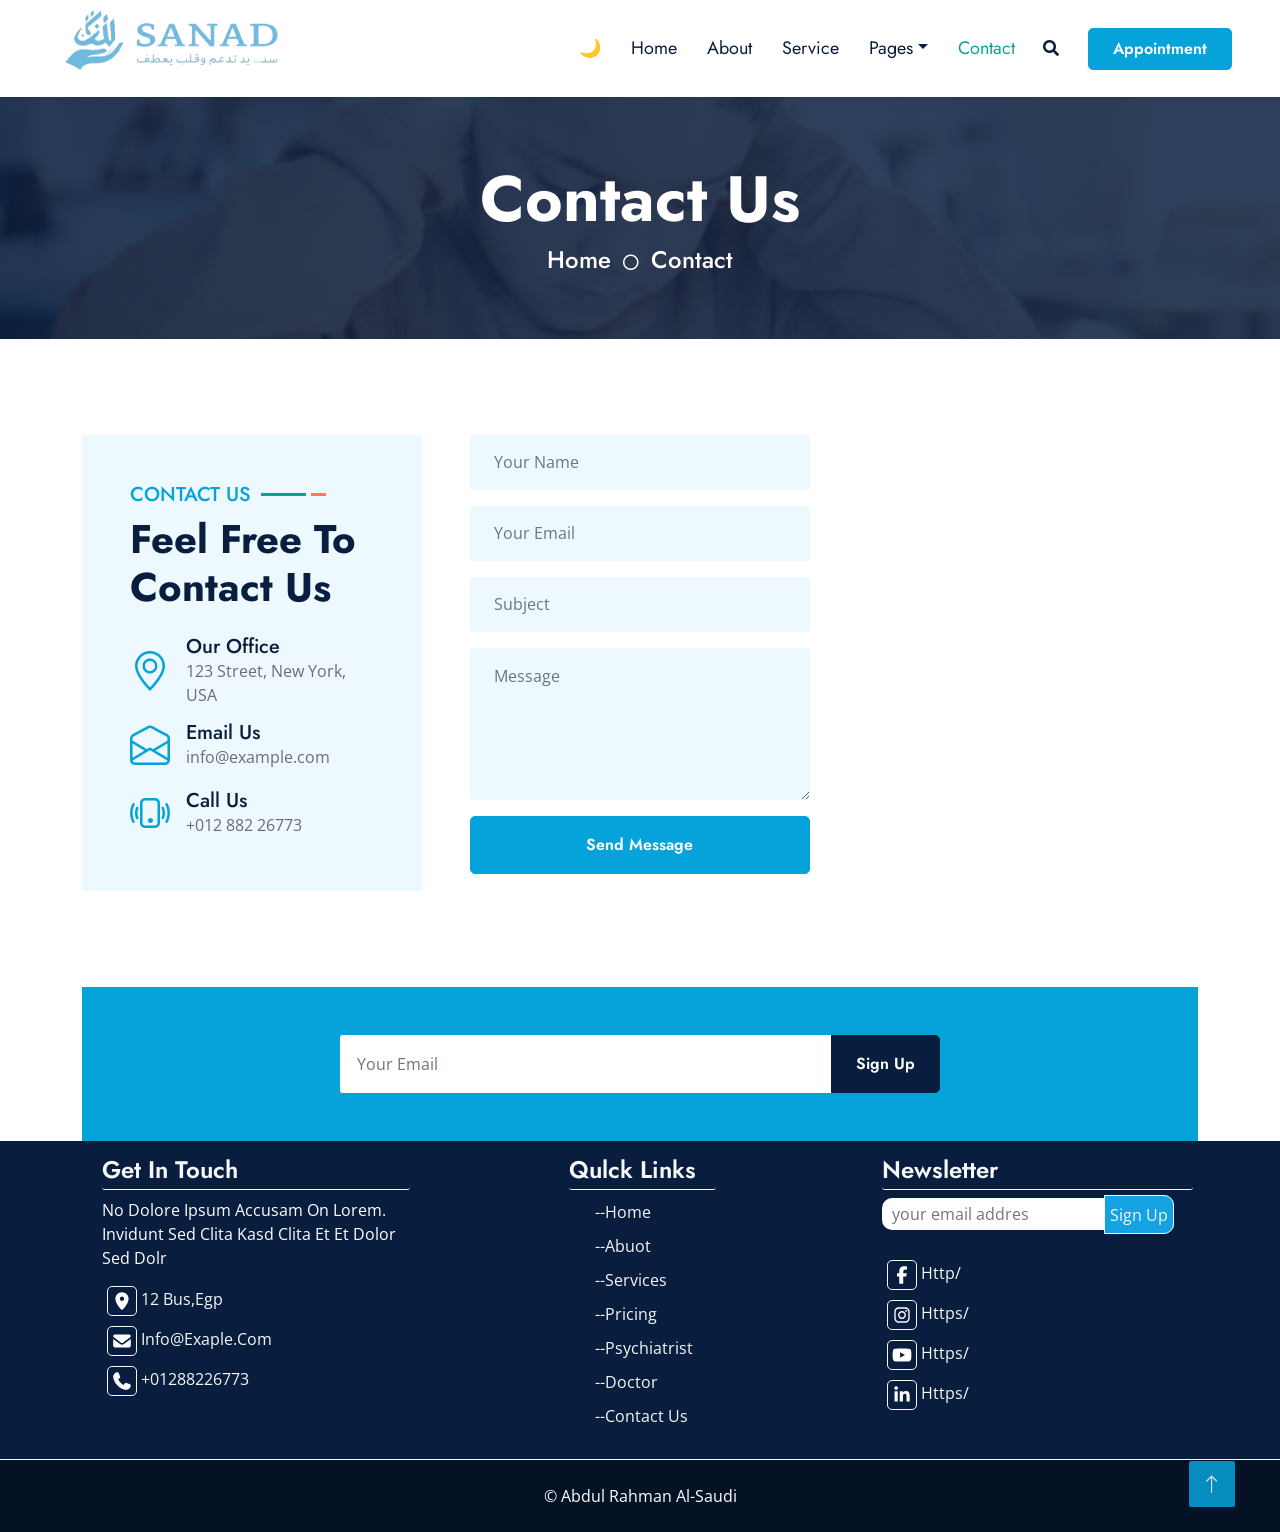
<file: Sanad_/html/contact.html>
<!DOCTYPE html>
<html lang="en">

<head>
    <meta charset="utf-8">
    <title>sanad_5</title>
    <meta content="width=device-width, initial-scale=1.0" name="viewport">
    <meta content="Free HTML Templates" name="keywords">
    <meta content="Free HTML Templates" name="description">

    <!-- Favicon -->
    <link href="../img/favicon.ico" rel="icon">

    <!-- Google Web Fonts -->
    <link rel="preconnect" href="https://fonts.gstatic.com">
    <link href="https://fonts.googleapis.com/css2?family=Jost:wght@500;600;700&family=Open+Sans:wght@400;600&display=swap" rel="stylesheet"> 

    <!-- Icon Font Stylesheet -->
    <link href="https://cdnjs.cloudflare.com/ajax/libs/font-awesome/5.10.0/css/all.min.css" rel="stylesheet">
    <link href="https://cdn.jsdelivr.net/npm/bootstrap-icons@1.4.1/font/bootstrap-icons.css" rel="stylesheet">

    <!-- Libraries Stylesheet -->
    <link href="../lib/owlcarousel/assets/owl.carousel.min.css" rel="stylesheet">
    <link href="../lib/animate/animate.min.css" rel="stylesheet">
    <link href="../lib/tempusdominus/css/tempusdominus-bootstrap-4.min.css" rel="stylesheet" />
    <link href="../lib/twentytwenty/twentytwenty.css" rel="stylesheet" />

    <!-- Customized Bootstrap Stylesheet -->
    <link href="../css/bootstrap.min.css" rel="stylesheet">

    <!-- Template Stylesheet -->
    <link href="../css/style.css" rel="stylesheet">
</head>

<body>
    <!-- Spinner Start -->
    <div id="spinner" class="show bg-white position-fixed translate-middle w-100 vh-100 top-50 start-50 d-flex align-items-center justify-content-center">
        <div class="spinner-grow text-primary m-1" role="status">
            <span class="sr-only">Loading...</span>
        </div>
        <div class="spinner-grow text-dark m-1" role="status">
            <span class="sr-only">Loading...</span>
        </div>
        <div class="spinner-grow text-secondary m-1" role="status">
            <span class="sr-only">Loading...</span>
        </div>
    </div>
    <!-- Spinner End -->


   

    <!-- Navbar Start -->
 <nav class="navbar navbar-expand-lg bg-white navbar-light shadow-sm px-5 py-3 py-lg-0" style=" height:fit-content;">
        <a href="../index.html"style=""  class="navbar-brand p-0">
            <!--<h1 class="m-0 text-primary"><i class="fa fa-tooth me-2"></i></5h1>-->
            <img class="img_logo"  src="../img/WhatsApp_Image_2025-12-15_at_19.39.44_73a081ef-removebg-preview.png" alt="">
        </a>
        <button class="navbar-toggler" type="button" data-bs-toggle="collapse" data-bs-target="#navbarCollapse">
            <span class="navbar-toggler-icon"></span>
        </button>
        <div class="collapse navbar-collapse" id="navbarCollapse">
            <div class="navbar-nav ms-auto py-0">
                <a id="themeBtn" class="nav-item nav-link  theme-toggle " aria-label="Toggle theme" >🌙</a>
                <a href="../index.html" class="nav-item nav-link">Home</a>
                <a href="./about.html" class="nav-item nav-link">About</a>
                <a href="./service.html" class="nav-item nav-link ">Service</a>
                <div class="nav-item dropdown">
                    <a href="#" class="nav-link dropdown-toggle" data-bs-toggle="dropdown">Pages</a>
                    <div class="dropdown-menu m-0">
                        <a href="./price.html" class="dropdown-item">Pricing Plan</a>
                        <a href="./team.html" class="dropdown-item">Our psychiatrist</a>
                        <a href="./testimonial.html" class="dropdown-item">Testimonial</a>
                        <a href="./appointment.html" class="dropdown-item">Appointment</a>
                        <a href="./doctor.html" class="dropdown-item">doctor</a>                    </div>
                </div>
                <a href="./contact.html" class="nav-item nav-link  active">Contact</a>
            </div>
            <button type="button" class="btn text-dark" data-bs-toggle="modal" data-bs-target="#searchModal"><i class="fa fa-search"></i></button>
            <a href="./appointment.html" class="btn btn-primary py-2 px-4 ms-3">Appointment</a>
        </div>
    </nav>
    <!-- Navbar End -->


    <!-- Full Screen Search Start -->
    <div class="modal fade" id="searchModal" tabindex="-1">
        <div class="modal-dialog modal-fullscreen">
            <div class="modal-content" style="background: rgba(9, 30, 62, .7);">
                <div class="modal-header border-0">
                    <button type="button" class="btn bg-white btn-close" data-bs-dismiss="modal" aria-label="Close"></button>
                </div>
                <div class="modal-body d-flex align-items-center justify-content-center">
                    <div class="input-group" style="max-width: 600px;">
                        <input type="text" class="form-control bg-transparent border-primary p-3" placeholder="Type search keyword">
                        <button class="btn btn-primary px-4"><i class="bi bi-search"></i></button>
                    </div>
                </div>
            </div>
        </div>
    </div>
    <!-- Full Screen Search End -->


    <!-- Hero Start -->
    <div class="container-fluid bg-primary py-5 hero-header mb-5">
        <div class="row py-3">
            <div class="col-12 text-center">
                <h1 class="display-3 text-white animated zoomIn">Contact Us</h1>
                <a href="../index.html" class="h4 text-white">Home</a>
                <i class="far fa-circle text-white px-2"></i>
                <a href="./contact.html" class="h4 text-white">Contact</a>
            </div>
        </div>
    </div>
    <!-- Hero End -->


    <!-- Contact Start -->
    <div class="container-fluid py-5">
        <div class="container">
            <div class="row g-5">
                <div class="col-xl-4 col-lg-6 wow slideInUp" data-wow-delay="0.1s">
                    <div class="bg-light rounded h-100 p-5">
                        <div class="section-title">
                            <h5 class="position-relative d-inline-block text-primary text-uppercase">Contact Us</h5>
                            <h1 class="display-6 mb-4">Feel Free To Contact Us</h1>
                        </div>
                        <div class="d-flex align-items-center mb-2">
                            <i class="bi bi-geo-alt fs-1 text-primary me-3"></i>
                            <div class="text-start">
                                <h5 class="mb-0">Our Office</h5>
                                <span>123 Street, New York, USA</span>
                            </div>
                        </div>
                        <div class="d-flex align-items-center mb-2">
                            <i class="bi bi-envelope-open fs-1 text-primary me-3"></i>
                            <div class="text-start">
                                <h5 class="mb-0">Email Us</h5>
                                <span>info@example.com</span>
                            </div>
                        </div>
                        <div class="d-flex align-items-center">
                            <i class="bi bi-phone-vibrate fs-1 text-primary me-3"></i>
                            <div class="text-start">
                                <h5 class="mb-0">Call Us</h5>
                                <span>+012 882 26773</span>
                            </div>
                        </div>
                    </div>
                </div>
                <div class="col-xl-4 col-lg-6 wow slideInUp" data-wow-delay="0.3s">
                    <form>
                        <div class="row g-3">
                            <div class="col-12">
                                <input type="text" class="form-control border-0 bg-light px-4" placeholder="Your Name" style="height: 55px;">
                            </div>
                            <div class="col-12">
                                <input type="email" class="form-control border-0 bg-light px-4" placeholder="Your Email" style="height: 55px;">
                            </div>
                            <div class="col-12">
                                <input type="text" class="form-control border-0 bg-light px-4" placeholder="Subject" style="height: 55px;">
                            </div>
                            <div class="col-12">
                                <textarea class="form-control border-0 bg-light px-4 py-3" rows="5" placeholder="Message"></textarea>
                            </div>
                            <div class="col-12">
                                <button class="btn btn-primary w-100 py-3" type="submit">Send Message</button>
                            </div>
                        </div>
                    </form>
                </div>
                <div class="col-xl-4 col-lg-12 wow slideInUp" data-wow-delay="0.6s">
                    <iframe class="position-relative rounded w-100 h-100"
                        src="https://www.google.com/maps/embed?pb=!1m18!1m12!1m3!1d3001156.4288297426!2d-78.01371936852176!3d42.72876761954724!2m3!1f0!2f0!3f0!3m2!1i1024!2i768!4f13.1!3m3!1m2!1s0x4ccc4bf0f123a5a9%3A0xddcfc6c1de189567!2sNew%20York%2C%20USA!5e0!3m2!1sen!2sbd!4v1603794290143!5m2!1sen!2sbd"
                        frameborder="0" style="min-height: 400px; border:0;" allowfullscreen="" aria-hidden="false"
                        tabindex="0"></iframe>
                </div>
            </div>
        </div>
    </div>
    <!-- Contact End -->


    <!-- Newsletter Start -->
    <div class="container-fluid position-relative pt-5 wow fadeInUp" data-wow-delay="0.1s" style="z-index: 1;">
        <div class="container">
            <div class="bg-primary p-5">
                <form class="mx-auto" style="max-width: 600px;">
                    <div class="input-group">
                        <input type="text" class="form-control border-white p-3" placeholder="Your Email">
                        <button class="btn btn-dark px-4">Sign Up</button>
                    </div>
                </form>
            </div>
        </div>
    </div>
    <!-- Newsletter End -->
    

    <!-- Footer Start -->
    <!-- Footer Start -->
     <div class="foters " data-wow-delay="0.3s">
        <div class="linkes dele_100">
            <h3>get in touch</h3>
            <p>no dolore ipsum accusam on lorem.<br>
              invidunt sed clita kasd clita et et dolor<br> sed dolr
            </p>
            <div class="icon_link ">
              <a href="#">
                <svg xmlns="http://www.w3.org/2000/svg" viewBox="0 0 640 640"><!--!Font Awesome Free v7.1.0 by @fontawesome - https://fontawesome.com License - https://fontawesome.com/license/free Copyright 2025 Fonticons, Inc.--><path fill="#ffffff" d="M128 252.6C128 148.4 214 64 320 64C426 64 512 148.4 512 252.6C512 371.9 391.8 514.9 341.6 569.4C329.8 582.2 310.1 582.2 298.3 569.4C248.1 514.9 127.9 371.9 127.9 252.6zM320 320C355.3 320 384 291.3 384 256C384 220.7 355.3 192 320 192C284.7 192 256 220.7 256 256C256 291.3 284.7 320 320 320z"/></svg>
                12 bus,egp 
              </a>
              <a href="#">
                <svg xmlns="http://www.w3.org/2000/svg" viewBox="0 0 640 640"><!--!Font Awesome Free v7.1.0 by @fontawesome - https://fontawesome.com License - https://fontawesome.com/license/free Copyright 2025 Fonticons, Inc.--><path fill="#ffffff" d="M112 128C85.5 128 64 149.5 64 176C64 191.1 71.1 205.3 83.2 214.4L291.2 370.4C308.3 383.2 331.7 383.2 348.8 370.4L556.8 214.4C568.9 205.3 576 191.1 576 176C576 149.5 554.5 128 528 128L112 128zM64 260L64 448C64 483.3 92.7 512 128 512L512 512C547.3 512 576 483.3 576 448L576 260L377.6 408.8C343.5 434.4 296.5 434.4 262.4 408.8L64 260z"/></svg>
                info@exaple.com
              </a>
              <a href="#">
                <svg xmlns="http://www.w3.org/2000/svg" viewBox="0 0 640 640"><!--!Font Awesome Free v7.1.0 by @fontawesome - https://fontawesome.com License - https://fontawesome.com/license/free Copyright 2025 Fonticons, Inc.--><path fill="#ffffff" d="M224.2 89C216.3 70.1 195.7 60.1 176.1 65.4L170.6 66.9C106 84.5 50.8 147.1 66.9 223.3C104 398.3 241.7 536 416.7 573.1C493 589.3 555.5 534 573.1 469.4L574.6 463.9C580 444.2 569.9 423.6 551.1 415.8L453.8 375.3C437.3 368.4 418.2 373.2 406.8 387.1L368.2 434.3C297.9 399.4 241.3 341 208.8 269.3L253 233.3C266.9 222 271.6 202.9 264.8 186.3L224.2 89z"/></svg>
                +01288226773
              </a>

            </div>
        </div>
        <div class="support dele_350 ">
            <h3>qulck links</h3>
             <ul>
              <li><a href="../index.html">--home</a></li>
              <li><a href="./about.html">--abuot</a></li>
              <li><a href="./service.html">--Services</a></li>
              <li><a href="./price.html">--Pricing</a></li>
              <li><a href="./team.html">--psychiatrist</a></li>
              <li><a href="./doctor.html">--doctor</a></li>
              <li><a href="./contact.html">--contact us</a></li>
            </ul>
        </div>
        <div class="download dele_600  ">

            <h3>newsletter</h3>
            <div class="form_">
              <input type="email" placeholder="your email addres">
              <a href="#">sign up</a>
            </div>
            <h6>follow us</h6>
            <div class="icon_link ">
            <a href="#">
                <svg xmlns="http://www.w3.org/2000/svg" viewBox="0 0 640 640"><!--!Font Awesome Free v7.1.0 by @fontawesome - https://fontawesome.com License - https://fontawesome.com/license/free Copyright 2025 Fonticons, Inc.--><path fill="#ffffff" d="M240 363.3L240 576L356 576L356 363.3L442.5 363.3L460.5 265.5L356 265.5L356 230.9C356 179.2 376.3 159.4 428.7 159.4C445 159.4 458.1 159.8 465.7 160.6L465.7 71.9C451.4 68 416.4 64 396.2 64C289.3 64 240 114.5 240 223.4L240 265.5L174 265.5L174 363.3L240 363.3z"/></svg>
                http/
            </a>
            <a href="#">
                <svg xmlns="http://www.w3.org/2000/svg" viewBox="0 0 640 640"><!--!Font Awesome Free v7.1.0 by @fontawesome - https://fontawesome.com License - https://fontawesome.com/license/free Copyright 2025 Fonticons, Inc.--><path fill="#fafafa" d="M320.3 205C256.8 204.8 205.2 256.2 205 319.7C204.8 383.2 256.2 434.8 319.7 435C383.2 435.2 434.8 383.8 435 320.3C435.2 256.8 383.8 205.2 320.3 205zM319.7 245.4C360.9 245.2 394.4 278.5 394.6 319.7C394.8 360.9 361.5 394.4 320.3 394.6C279.1 394.8 245.6 361.5 245.4 320.3C245.2 279.1 278.5 245.6 319.7 245.4zM413.1 200.3C413.1 185.5 425.1 173.5 439.9 173.5C454.7 173.5 466.7 185.5 466.7 200.3C466.7 215.1 454.7 227.1 439.9 227.1C425.1 227.1 413.1 215.1 413.1 200.3zM542.8 227.5C541.1 191.6 532.9 159.8 506.6 133.6C480.4 107.4 448.6 99.2 412.7 97.4C375.7 95.3 264.8 95.3 227.8 97.4C192 99.1 160.2 107.3 133.9 133.5C107.6 159.7 99.5 191.5 97.7 227.4C95.6 264.4 95.6 375.3 97.7 412.3C99.4 448.2 107.6 480 133.9 506.2C160.2 532.4 191.9 540.6 227.8 542.4C264.8 544.5 375.7 544.5 412.7 542.4C448.6 540.7 480.4 532.5 506.6 506.2C532.8 480 541 448.2 542.8 412.3C544.9 375.3 544.9 264.5 542.8 227.5zM495 452C487.2 471.6 472.1 486.7 452.4 494.6C422.9 506.3 352.9 503.6 320.3 503.6C287.7 503.6 217.6 506.2 188.2 494.6C168.6 486.8 153.5 471.7 145.6 452C133.9 422.5 136.6 352.5 136.6 319.9C136.6 287.3 134 217.2 145.6 187.8C153.4 168.2 168.5 153.1 188.2 145.2C217.7 133.5 287.7 136.2 320.3 136.2C352.9 136.2 423 133.6 452.4 145.2C472 153 487.1 168.1 495 187.8C506.7 217.3 504 287.3 504 319.9C504 352.5 506.7 422.6 495 452z"/></svg>
                https/
            </a>
            <a href="#">
                <svg xmlns="http://www.w3.org/2000/svg" viewBox="0 0 640 640"><!--!Font Awesome Free v7.1.0 by @fontawesome - https://fontawesome.com License - https://fontawesome.com/license/free Copyright 2025 Fonticons, Inc.--><path fill="#ffffff" d="M581.7 188.1C575.5 164.4 556.9 145.8 533.4 139.5C490.9 128 320.1 128 320.1 128C320.1 128 149.3 128 106.7 139.5C83.2 145.8 64.7 164.4 58.4 188.1C47 231 47 320.4 47 320.4C47 320.4 47 409.8 58.4 452.7C64.7 476.3 83.2 494.2 106.7 500.5C149.3 512 320.1 512 320.1 512C320.1 512 490.9 512 533.5 500.5C557 494.2 575.5 476.3 581.8 452.7C593.2 409.8 593.2 320.4 593.2 320.4C593.2 320.4 593.2 231 581.8 188.1zM264.2 401.6L264.2 239.2L406.9 320.4L264.2 401.6z"/></svg>
                https/
            </a>
            <a href="#">
                <svg xmlns="http://www.w3.org/2000/svg" viewBox="0 0 640 640"><!--!Font Awesome Free v7.1.0 by @fontawesome - https://fontawesome.com License - https://fontawesome.com/license/free Copyright 2025 Fonticons, Inc.--><path fill="#ffffff" d="M196.3 512L103.4 512L103.4 212.9L196.3 212.9L196.3 512zM149.8 172.1C120.1 172.1 96 147.5 96 117.8C96 103.5 101.7 89.9 111.8 79.8C121.9 69.7 135.6 64 149.8 64C164 64 177.7 69.7 187.8 79.8C197.9 89.9 203.6 103.6 203.6 117.8C203.6 147.5 179.5 172.1 149.8 172.1zM543.9 512L451.2 512L451.2 366.4C451.2 331.7 450.5 287.2 402.9 287.2C354.6 287.2 347.2 324.9 347.2 363.9L347.2 512L254.4 512L254.4 212.9L343.5 212.9L343.5 253.7L344.8 253.7C357.2 230.2 387.5 205.4 432.7 205.4C526.7 205.4 544 267.3 544 347.7L544 512L543.9 512z"/></svg>
                https/
            </a>
        </div>
        
        </div>
         
    </div>
  </div>
    <!----->
    <div class="container-fluid text-light py-4" style="background: #051225; text-align: center;">
        <p  class="mb-md-0">&copy; <a  class="text-white " href="#">Abdul Rahman Al-Saudi</a></p>
    </div>
    <!-- Footer End -->


    <!-- Back to Top -->
    <a href="#" class="btn btn-lg btn-primary btn-lg-square rounded back-to-top"><i class="bi bi-arrow-up"></i></a>


    <!-- JavaScript Libraries -->
    <script src="https://code.jquery.com/jquery-3.4.1.min.js"></script>
    <script src="https://cdn.jsdelivr.net/npm/bootstrap@5.0.0/dist/js/bootstrap.bundle.min.js"></script>
    <script src="../lib/wow/wow.min.js"></script>
    <script src="../lib/easing/easing.min.js"></script>
    <script src="../lib/waypoints/waypoints.min.js"></script>
    <script src="../lib/owlcarousel/owl.carousel.min.js"></script>
    <script src="../lib/tempusdominus/js/moment.min.js"></script>
    <script src="../lib/tempusdominus/js/moment-timezone.min.js"></script>
    <script src="../lib/tempusdominus/js/tempusdominus-bootstrap-4.min.js"></script>
    <script src="../lib/twentytwenty/jquery.event.move.js"></script>
    <script src="../lib/twentytwenty/jquery.twentytwenty.js"></script>

    <!-- Template Javascript -->
    <script src="../js/main.js"></script>
</body>

</html>
</file>
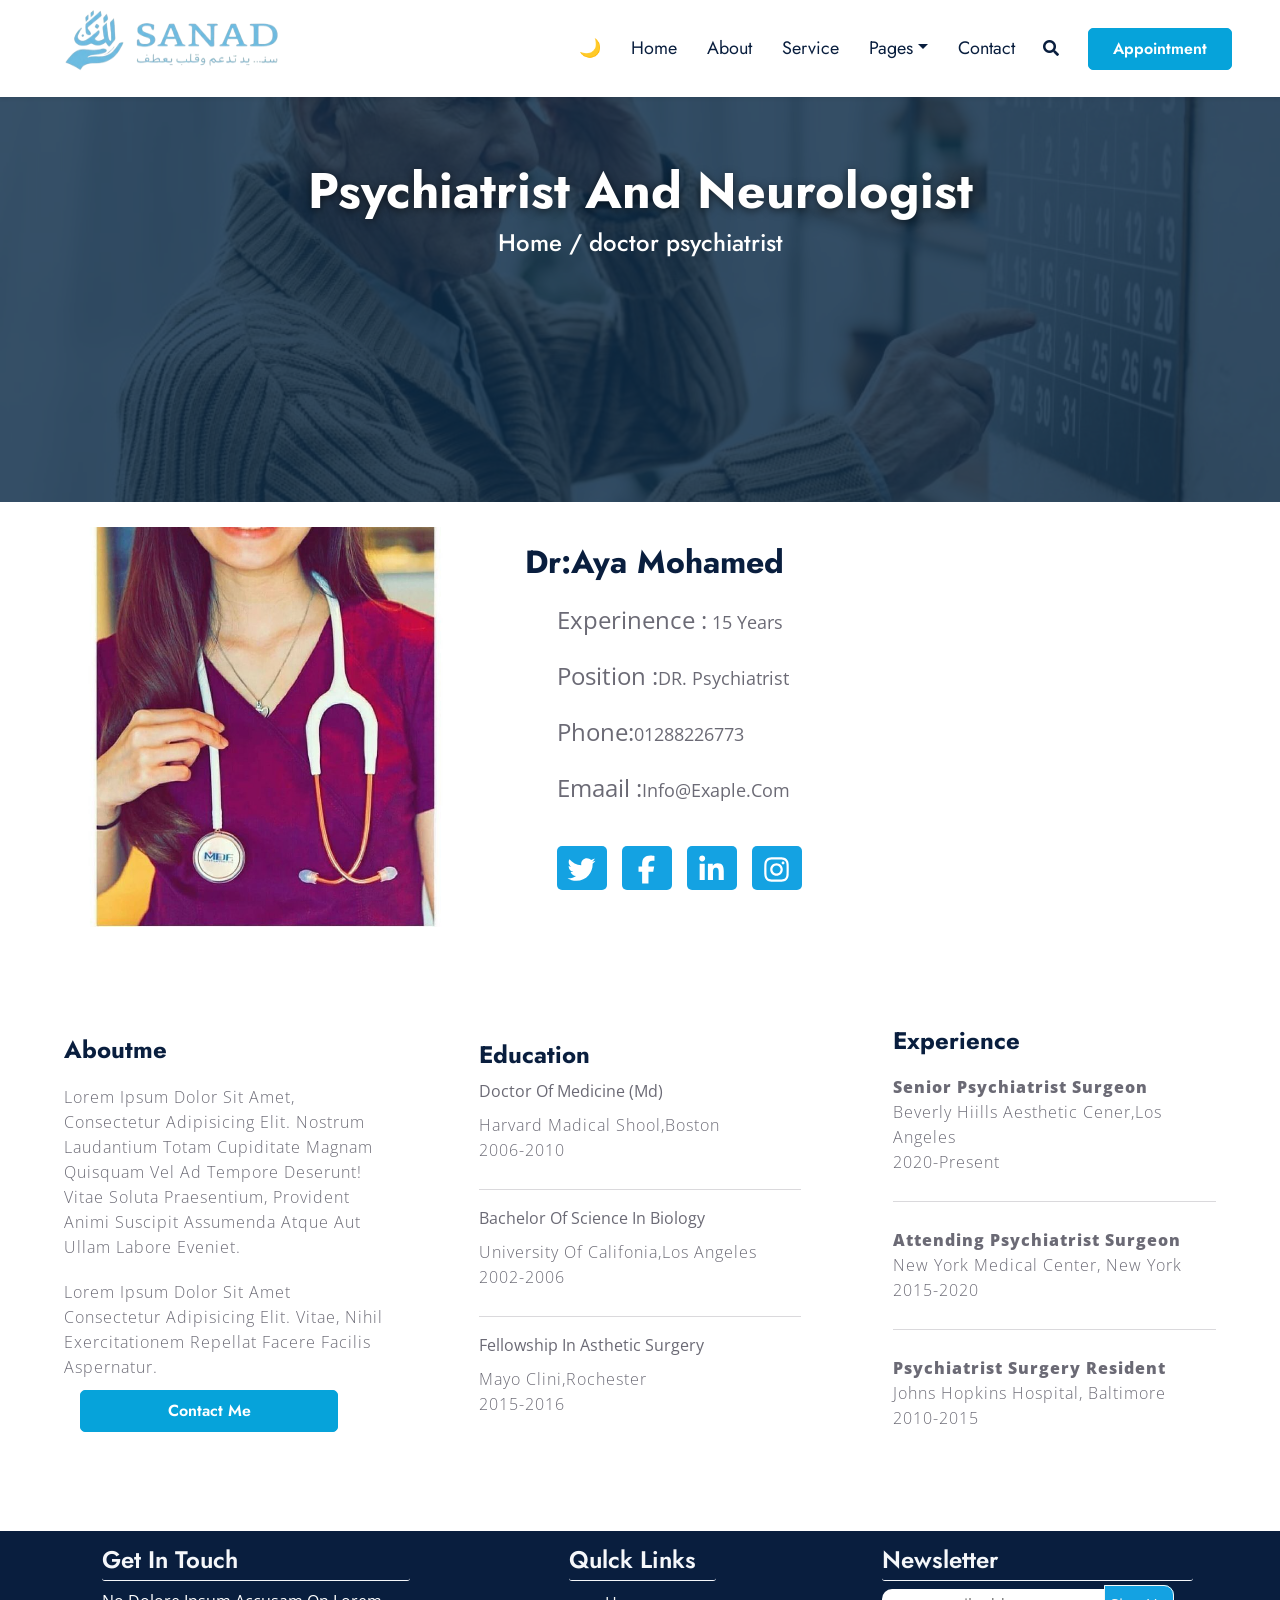
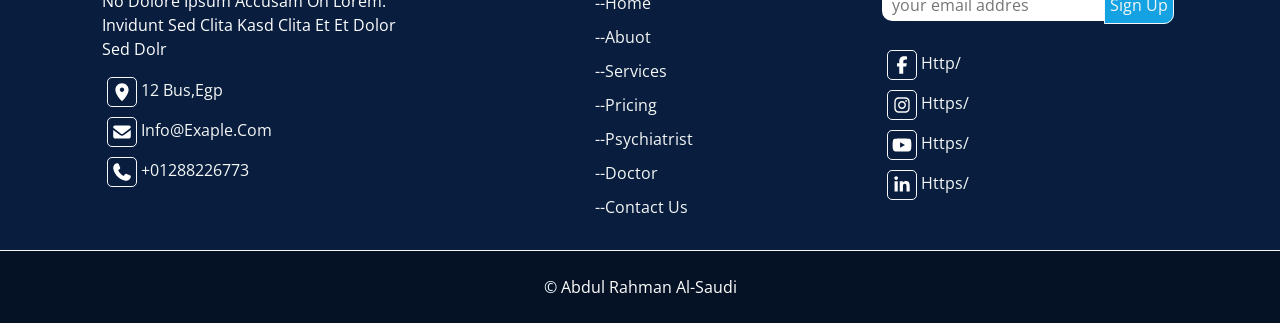
<file: Sanad_/html/doctor.html>
<!DOCTYPE html>
<html lang="en">
<head>
    <meta charset="UTF-8">
    <meta name="viewport" content="width=device-width, initial-scale=1.0">
    <title>Document</title>
    <!-- Favicon -->
    <link href="../img/favicon.ico" rel="icon">

    <!-- Google Web Fonts -->
    <link rel="preconnect" href="https://fonts.gstatic.com">
    <link href="https://fonts.googleapis.com/css2?family=Jost:wght@500;600;700&family=Open+Sans:wght@400;600&display=swap" rel="stylesheet"> 

    <!-- Icon Font Stylesheet -->
    <link href="https://cdnjs.cloudflare.com/ajax/libs/font-awesome/5.10.0/css/all.min.css" rel="stylesheet">
    <link href="https://cdn.jsdelivr.net/npm/bootstrap-icons@1.4.1/font/bootstrap-icons.css" rel="stylesheet">

    <!-- Libraries Stylesheet -->
    <link href="../lib/owlcarousel/assets/owl.carousel.min.css" rel="stylesheet">
    <link href="../lib/animate/animate.min.css" rel="stylesheet">
    <link href="../lib/tempusdominus/css/tempusdominus-bootstrap-4.min.css" rel="stylesheet" />
    <link href="../lib/twentytwenty/twentytwenty.css" rel="stylesheet" />

    <!-- Customized Bootstrap Stylesheet -->
    <link href="../css/bootstrap.min.css" rel="stylesheet">

    <!-- Template Stylesheet -->
    <link href="../css/style.css" rel="stylesheet">
    <style>
        

   
        
        
        
        
        
        .dentist{
            width: 100%;
            height:45vh;
            background-image: url(../img/67DA82EE6F.jpg);
            background-repeat: no-repeat;
            background-size: cover;
            background-position: center center;
            text-align: center;
            
            padding-top: 5%;
            position: relative;
            z-index: -1;
        }.dentist::before{
            content: "";
            width: 100%;
            height: 100%;
            position: absolute;
            top: 0;
            left: 0;
            background-color: #0d2c48d1 ;
            z-index: -1;
        }.dentist h1{
            font-size: 50px;
            color: rgb(255, 255, 255);
            text-shadow: var(--shado--);
            font-weight: bolder;
            text-transform: capitalize;
        }.dentist h6{
            font-size: x-large;
            font-weight: bolder;
            font-weight: 400;
            color: rgb(255, 255, 255);
        }.section{
            width: 90%;
            margin: 25px auto;
            display: flex;
            
            align-items: center;
            padding: 25px auto;
        }.section img{
            width: 35%;
            height: 400px;
            
        }.section .sec_text{
            margin-left: 5%;
            width: 45%;
            text-transform: capitalize;
        }.section .sec_text h2{
            font-size: xx-large;
            font-weight: bolder;
            margin: 15px 0;
        }.section .sec_text ul li{
            margin: 20px 0;
            font-size: x-large;
        }.section .sec_text ul li span{
            font-size: large;
        }.linkes ul{
            display: flex;
            gap: 15px;
        }.linkes ul li{
            margin-top: 15px;
            width: 50px;
            background-color: var(--primary-blue);
            padding: 3px;
            text-align: center;
            border-radius: 5px;
        }.linkes ul li svg{
            width: 35px; 
        }.secton_2{
            width: 90%;
            margin: 7% auto;
            display: flex;
            justify-content: space-between;
            align-items: center;
        }.secton_2 .card{
            width: 28%;
            text-transform: capitalize;
            border: none;
            background-color: rgba(250, 235, 215, 0);
        }.secton_2 .card h2{
            font-size: x-large;
            margin: 10px 0;
        }.secton_2 .card p span{
            margin: 5px 0;
            font-weight: 900;
            
        }.secton_2 .card p{
            margin: 10px 0;
            letter-spacing: 1px;
            font-weight: 100;
            line-height: 25px;
            
        }#btn_1{
            width: 80%;
            
            
        }
    </style>
</head>
<body>
     <!-- Spinner Start -->
    <div id="spinner" class="show bg-white position-fixed translate-middle w-100 vh-100 top-50 start-50 d-flex align-items-center justify-content-center">
        <div class="spinner-grow text-primary m-1" role="status">
            <span class="sr-only">Loading...</span>
        </div>
        <div class="spinner-grow text-dark m-1" role="status">
            <span class="sr-only">Loading...</span>
        </div>
        <div class="spinner-grow text-secondary m-1" role="status">
            <span class="sr-only">Loading...</span>
        </div>
    </div>
    <!-- Spinner End -->
     
    <!--start nav-->
    <nav class="navbar navbar-expand-lg bg-white navbar-light shadow-sm px-5 py-3 py-lg-0" style=" height:fit-content;">
        <a href="../index.html"style=""  class="navbar-brand p-0">
            <!--<h1 class="m-0 text-primary"><i class="fa fa-tooth me-2"></i></5h1>-->
            <img class="img_logo"  src="../img/WhatsApp_Image_2025-12-15_at_19.39.44_73a081ef-removebg-preview.png" alt="">
        </a>
        <button class="navbar-toggler" type="button" data-bs-toggle="collapse" data-bs-target="#navbarCollapse">
            <span class="navbar-toggler-icon"></span>
        </button>
        <div class="collapse navbar-collapse" id="navbarCollapse">
            <div class="navbar-nav ms-auto py-0">
                <a id="themeBtn" class="nav-item nav-link  theme-toggle " aria-label="Toggle theme" >🌙</a>
                <a href="../index.html" class="nav-item nav-link">Home</a>
                <a href="./about.html" class="nav-item nav-link ">About</a>
                <a href="./service.html" class="nav-item nav-link">Service</a>
                <div class="nav-item dropdown">
                    <a href="#" class="nav-link dropdown-toggle" data-bs-toggle="dropdown">Pages</a>
                    <div class="dropdown-menu m-0">
                        <a href="./price.html" class="dropdown-item">Pricing Plan</a>
                        <a href="./team.html" class="dropdown-item">Our psychiatrist</a>
                        <a href="./testimonial.html" class="dropdown-item">Testimonial</a>
                        <a href="./appointment.html" class="dropdown-item">Appointment</a>
                        <a href="./doctor.html" class="dropdown-item active">doctor</a>                    </div>
                </div>
                <a href="./contact.html" class="nav-item nav-link">Contact</a>
            </div>
            <button type="button" class="btn text-dark" data-bs-toggle="modal" data-bs-target="#searchModal"><i class="fa fa-search"></i></button>
            <a href="./appointment.html" class="btn btn-primary py-2 px-4 ms-3">Appointment</a>
        </div>
    </nav>
    <!--end nav -->
    <div class="doctor">
        <div class="dentist">
            <h1>psychiatrist and neurologist</h1>
            <h6>Home / doctor psychiatrist </h6>
        </div>
        <div class="section">
            <img src="../img/2e18da0283332bc05a0764dea012894a.jpg" alt="">
            <div class="sec_text">
                <h2>Dr:aya mohamed</h2>
                    <ul>
                        <li>experinence :<span> 15 years</span></li>
                        <li>position :<span>DR. psychiatrist </span></li>
                        <li>phone:<span>01288226773</span></li>
                        <li>Emaail :<span>info@exaple.com</span></li>
                    </ul>
                    <div class="linkes">
                        <ul>
                            <li><svg xmlns="http://www.w3.org/2000/svg" viewBox="0 0 640 640"><!--!Font Awesome Free v7.1.0 by @fontawesome - https://fontawesome.com License - https://fontawesome.com/license/free Copyright 2025 Fonticons, Inc.--><path fill="#ffffff" d="M523.4 215.7C523.7 220.2 523.7 224.8 523.7 229.3C523.7 368 418.1 527.9 225.1 527.9C165.6 527.9 110.4 510.7 64 480.8C72.4 481.8 80.6 482.1 89.3 482.1C138.4 482.1 183.5 465.5 219.6 437.3C173.5 436.3 134.8 406.1 121.5 364.5C128 365.5 134.5 366.1 141.3 366.1C150.7 366.1 160.1 364.8 168.9 362.5C120.8 352.8 84.8 310.5 84.8 259.5L84.8 258.2C98.8 266 115 270.9 132.2 271.5C103.9 252.7 85.4 220.5 85.4 184.1C85.4 164.6 90.6 146.7 99.7 131.1C151.4 194.8 229 236.4 316.1 240.9C314.5 233.1 313.5 225 313.5 216.9C313.5 159.1 360.3 112 418.4 112C448.6 112 475.9 124.7 495.1 145.1C518.8 140.6 541.6 131.8 561.7 119.8C553.9 144.2 537.3 164.6 515.6 177.6C536.7 175.3 557.2 169.5 576 161.4C561.7 182.2 543.8 200.7 523.4 215.7z"/></svg>
                            </li>
                            <li><svg xmlns="http://www.w3.org/2000/svg" viewBox="0 0 640 640"><!--!Font Awesome Free v7.1.0 by @fontawesome - https://fontawesome.com License - https://fontawesome.com/license/free Copyright 2025 Fonticons, Inc.--><path fill="#ffffff" d="M240 363.3L240 576L356 576L356 363.3L442.5 363.3L460.5 265.5L356 265.5L356 230.9C356 179.2 376.3 159.4 428.7 159.4C445 159.4 458.1 159.8 465.7 160.6L465.7 71.9C451.4 68 416.4 64 396.2 64C289.3 64 240 114.5 240 223.4L240 265.5L174 265.5L174 363.3L240 363.3z"/></svg>
                            </li>
                            <li>
                                <svg xmlns="http://www.w3.org/2000/svg" viewBox="0 0 640 640"><!--!Font Awesome Free v7.1.0 by @fontawesome - https://fontawesome.com License - https://fontawesome.com/license/free Copyright 2025 Fonticons, Inc.--><path fill="#ffffff" d="M196.3 512L103.4 512L103.4 212.9L196.3 212.9L196.3 512zM149.8 172.1C120.1 172.1 96 147.5 96 117.8C96 103.5 101.7 89.9 111.8 79.8C121.9 69.7 135.6 64 149.8 64C164 64 177.7 69.7 187.8 79.8C197.9 89.9 203.6 103.6 203.6 117.8C203.6 147.5 179.5 172.1 149.8 172.1zM543.9 512L451.2 512L451.2 366.4C451.2 331.7 450.5 287.2 402.9 287.2C354.6 287.2 347.2 324.9 347.2 363.9L347.2 512L254.4 512L254.4 212.9L343.5 212.9L343.5 253.7L344.8 253.7C357.2 230.2 387.5 205.4 432.7 205.4C526.7 205.4 544 267.3 544 347.7L544 512L543.9 512z"/></svg>
                            </li>
                            <li>
                                <svg xmlns="http://www.w3.org/2000/svg" viewBox="0 0 640 640"><!--!Font Awesome Free v7.1.0 by @fontawesome - https://fontawesome.com License - https://fontawesome.com/license/free Copyright 2025 Fonticons, Inc.--><path fill="#ffffff" d="M320.3 205C256.8 204.8 205.2 256.2 205 319.7C204.8 383.2 256.2 434.8 319.7 435C383.2 435.2 434.8 383.8 435 320.3C435.2 256.8 383.8 205.2 320.3 205zM319.7 245.4C360.9 245.2 394.4 278.5 394.6 319.7C394.8 360.9 361.5 394.4 320.3 394.6C279.1 394.8 245.6 361.5 245.4 320.3C245.2 279.1 278.5 245.6 319.7 245.4zM413.1 200.3C413.1 185.5 425.1 173.5 439.9 173.5C454.7 173.5 466.7 185.5 466.7 200.3C466.7 215.1 454.7 227.1 439.9 227.1C425.1 227.1 413.1 215.1 413.1 200.3zM542.8 227.5C541.1 191.6 532.9 159.8 506.6 133.6C480.4 107.4 448.6 99.2 412.7 97.4C375.7 95.3 264.8 95.3 227.8 97.4C192 99.1 160.2 107.3 133.9 133.5C107.6 159.7 99.5 191.5 97.7 227.4C95.6 264.4 95.6 375.3 97.7 412.3C99.4 448.2 107.6 480 133.9 506.2C160.2 532.4 191.9 540.6 227.8 542.4C264.8 544.5 375.7 544.5 412.7 542.4C448.6 540.7 480.4 532.5 506.6 506.2C532.8 480 541 448.2 542.8 412.3C544.9 375.3 544.9 264.5 542.8 227.5zM495 452C487.2 471.6 472.1 486.7 452.4 494.6C422.9 506.3 352.9 503.6 320.3 503.6C287.7 503.6 217.6 506.2 188.2 494.6C168.6 486.8 153.5 471.7 145.6 452C133.9 422.5 136.6 352.5 136.6 319.9C136.6 287.3 134 217.2 145.6 187.8C153.4 168.2 168.5 153.1 188.2 145.2C217.7 133.5 287.7 136.2 320.3 136.2C352.9 136.2 423 133.6 452.4 145.2C472 153 487.1 168.1 495 187.8C506.7 217.3 504 287.3 504 319.9C504 352.5 506.7 422.6 495 452z"/></svg>
                            </li>
                        </ul>
                    </div>

                </div>
            </div>
        </div>
        <div class="secton_2">
            <div class="card">
                <h2>aboutme</h2>
                <p>Lorem ipsum dolor sit amet, consectetur adipisicing elit. Nostrum laudantium totam cupiditate magnam quisquam vel ad tempore deserunt! Vitae soluta praesentium, provident animi suscipit assumenda atque aut ullam labore eveniet.</p>
                <p>Lorem ipsum dolor sit amet consectetur adipisicing elit. Vitae, nihil exercitationem repellat facere facilis aspernatur.</p>
                <a  id="btn_1"  href="./contact.html" class="btn btn-primary py-2 px-4 ms-3">contact me</a>
            </div>
            <div class="card">
                <h2>education</h2>
                <span>doctor of medicine (md)</span>
                <p>harvard madical shool,boston<br>2006-2010</p>
                <hr>
                <span>bachelor of science in biology</span>
                <p>university of califonia,los angeles<br>2002-2006</p>
                <hr>
                <span>fellowship in asthetic surgery</span>
                <p>mayo clini,rochester<br>2015-2016</p>
            </div>
            <div class="card">
                <h2>experience</h2>
                <p><span>senior psychiatrist surgeon</span><br>
                beverly hiills aesthetic cener,los angeles<br>2020-present
                </p>
                <hr>
                <p><span>Attending psychiatrist Surgeon</span><br>New York Medical Center, New York<br>2015-2020</p>
                <hr>
                <p><span>psychiatrist Surgery Resident</span><br>
                    Johns Hopkins Hospital, Baltimore<br>2010-2015
                </p>
            
                
            </div>
        </div>
    </div>
      <!-- Footer Start -->
       <!-- Footer Start -->
     <div class="foters " data-wow-delay="0.3s">
        <div class="linkes dele_100">
            <h3>get in touch</h3>
            <p>no dolore ipsum accusam on lorem.<br>
              invidunt sed clita kasd clita et et dolor<br> sed dolr
            </p>
            <div class="icon_link ">
              <a href="#">
                <svg xmlns="http://www.w3.org/2000/svg" viewBox="0 0 640 640"><!--!Font Awesome Free v7.1.0 by @fontawesome - https://fontawesome.com License - https://fontawesome.com/license/free Copyright 2025 Fonticons, Inc.--><path fill="#ffffff" d="M128 252.6C128 148.4 214 64 320 64C426 64 512 148.4 512 252.6C512 371.9 391.8 514.9 341.6 569.4C329.8 582.2 310.1 582.2 298.3 569.4C248.1 514.9 127.9 371.9 127.9 252.6zM320 320C355.3 320 384 291.3 384 256C384 220.7 355.3 192 320 192C284.7 192 256 220.7 256 256C256 291.3 284.7 320 320 320z"/></svg>
                12 bus,egp 
              </a>
              <a href="#">
                <svg xmlns="http://www.w3.org/2000/svg" viewBox="0 0 640 640"><!--!Font Awesome Free v7.1.0 by @fontawesome - https://fontawesome.com License - https://fontawesome.com/license/free Copyright 2025 Fonticons, Inc.--><path fill="#ffffff" d="M112 128C85.5 128 64 149.5 64 176C64 191.1 71.1 205.3 83.2 214.4L291.2 370.4C308.3 383.2 331.7 383.2 348.8 370.4L556.8 214.4C568.9 205.3 576 191.1 576 176C576 149.5 554.5 128 528 128L112 128zM64 260L64 448C64 483.3 92.7 512 128 512L512 512C547.3 512 576 483.3 576 448L576 260L377.6 408.8C343.5 434.4 296.5 434.4 262.4 408.8L64 260z"/></svg>
                info@exaple.com
              </a>
              <a href="#">
                <svg xmlns="http://www.w3.org/2000/svg" viewBox="0 0 640 640"><!--!Font Awesome Free v7.1.0 by @fontawesome - https://fontawesome.com License - https://fontawesome.com/license/free Copyright 2025 Fonticons, Inc.--><path fill="#ffffff" d="M224.2 89C216.3 70.1 195.7 60.1 176.1 65.4L170.6 66.9C106 84.5 50.8 147.1 66.9 223.3C104 398.3 241.7 536 416.7 573.1C493 589.3 555.5 534 573.1 469.4L574.6 463.9C580 444.2 569.9 423.6 551.1 415.8L453.8 375.3C437.3 368.4 418.2 373.2 406.8 387.1L368.2 434.3C297.9 399.4 241.3 341 208.8 269.3L253 233.3C266.9 222 271.6 202.9 264.8 186.3L224.2 89z"/></svg>
                +01288226773
              </a>

            </div>
        </div>
        <div class="support dele_350 ">
            <h3>qulck links</h3>
            <ul>
                <li><a href="../index.html">--home</a></li>
                <li><a href="./about.html">--abuot</a></li>
                <li><a href="./service.html">--Services</a></li>
                <li><a href="./price.html">--Pricing</a></li>
                <li><a href="./team.html">--psychiatrist</a></li>
                <li><a href="./doctor.html">--doctor</a></li>
                <li><a href="./contact.html">--contact us</a></li>
            </ul>
        </div>
        <div class="download dele_600  ">

            <h3>newsletter</h3>
            <div class="form_">
              <input type="email" placeholder="your email addres">
              <a href="#">sign up</a>
            </div>
            <h6>follow us</h6>
            <div class="icon_link ">
            <a href="#">
                <svg xmlns="http://www.w3.org/2000/svg" viewBox="0 0 640 640"><!--!Font Awesome Free v7.1.0 by @fontawesome - https://fontawesome.com License - https://fontawesome.com/license/free Copyright 2025 Fonticons, Inc.--><path fill="#ffffff" d="M240 363.3L240 576L356 576L356 363.3L442.5 363.3L460.5 265.5L356 265.5L356 230.9C356 179.2 376.3 159.4 428.7 159.4C445 159.4 458.1 159.8 465.7 160.6L465.7 71.9C451.4 68 416.4 64 396.2 64C289.3 64 240 114.5 240 223.4L240 265.5L174 265.5L174 363.3L240 363.3z"/></svg>
                http/
            </a>
            <a href="#">
                <svg xmlns="http://www.w3.org/2000/svg" viewBox="0 0 640 640"><!--!Font Awesome Free v7.1.0 by @fontawesome - https://fontawesome.com License - https://fontawesome.com/license/free Copyright 2025 Fonticons, Inc.--><path fill="#fafafa" d="M320.3 205C256.8 204.8 205.2 256.2 205 319.7C204.8 383.2 256.2 434.8 319.7 435C383.2 435.2 434.8 383.8 435 320.3C435.2 256.8 383.8 205.2 320.3 205zM319.7 245.4C360.9 245.2 394.4 278.5 394.6 319.7C394.8 360.9 361.5 394.4 320.3 394.6C279.1 394.8 245.6 361.5 245.4 320.3C245.2 279.1 278.5 245.6 319.7 245.4zM413.1 200.3C413.1 185.5 425.1 173.5 439.9 173.5C454.7 173.5 466.7 185.5 466.7 200.3C466.7 215.1 454.7 227.1 439.9 227.1C425.1 227.1 413.1 215.1 413.1 200.3zM542.8 227.5C541.1 191.6 532.9 159.8 506.6 133.6C480.4 107.4 448.6 99.2 412.7 97.4C375.7 95.3 264.8 95.3 227.8 97.4C192 99.1 160.2 107.3 133.9 133.5C107.6 159.7 99.5 191.5 97.7 227.4C95.6 264.4 95.6 375.3 97.7 412.3C99.4 448.2 107.6 480 133.9 506.2C160.2 532.4 191.9 540.6 227.8 542.4C264.8 544.5 375.7 544.5 412.7 542.4C448.6 540.7 480.4 532.5 506.6 506.2C532.8 480 541 448.2 542.8 412.3C544.9 375.3 544.9 264.5 542.8 227.5zM495 452C487.2 471.6 472.1 486.7 452.4 494.6C422.9 506.3 352.9 503.6 320.3 503.6C287.7 503.6 217.6 506.2 188.2 494.6C168.6 486.8 153.5 471.7 145.6 452C133.9 422.5 136.6 352.5 136.6 319.9C136.6 287.3 134 217.2 145.6 187.8C153.4 168.2 168.5 153.1 188.2 145.2C217.7 133.5 287.7 136.2 320.3 136.2C352.9 136.2 423 133.6 452.4 145.2C472 153 487.1 168.1 495 187.8C506.7 217.3 504 287.3 504 319.9C504 352.5 506.7 422.6 495 452z"/></svg>
                https/
            </a>
            <a href="#">
                <svg xmlns="http://www.w3.org/2000/svg" viewBox="0 0 640 640"><!--!Font Awesome Free v7.1.0 by @fontawesome - https://fontawesome.com License - https://fontawesome.com/license/free Copyright 2025 Fonticons, Inc.--><path fill="#ffffff" d="M581.7 188.1C575.5 164.4 556.9 145.8 533.4 139.5C490.9 128 320.1 128 320.1 128C320.1 128 149.3 128 106.7 139.5C83.2 145.8 64.7 164.4 58.4 188.1C47 231 47 320.4 47 320.4C47 320.4 47 409.8 58.4 452.7C64.7 476.3 83.2 494.2 106.7 500.5C149.3 512 320.1 512 320.1 512C320.1 512 490.9 512 533.5 500.5C557 494.2 575.5 476.3 581.8 452.7C593.2 409.8 593.2 320.4 593.2 320.4C593.2 320.4 593.2 231 581.8 188.1zM264.2 401.6L264.2 239.2L406.9 320.4L264.2 401.6z"/></svg>
                https/
            </a>
            <a href="#">
                <svg xmlns="http://www.w3.org/2000/svg" viewBox="0 0 640 640"><!--!Font Awesome Free v7.1.0 by @fontawesome - https://fontawesome.com License - https://fontawesome.com/license/free Copyright 2025 Fonticons, Inc.--><path fill="#ffffff" d="M196.3 512L103.4 512L103.4 212.9L196.3 212.9L196.3 512zM149.8 172.1C120.1 172.1 96 147.5 96 117.8C96 103.5 101.7 89.9 111.8 79.8C121.9 69.7 135.6 64 149.8 64C164 64 177.7 69.7 187.8 79.8C197.9 89.9 203.6 103.6 203.6 117.8C203.6 147.5 179.5 172.1 149.8 172.1zM543.9 512L451.2 512L451.2 366.4C451.2 331.7 450.5 287.2 402.9 287.2C354.6 287.2 347.2 324.9 347.2 363.9L347.2 512L254.4 512L254.4 212.9L343.5 212.9L343.5 253.7L344.8 253.7C357.2 230.2 387.5 205.4 432.7 205.4C526.7 205.4 544 267.3 544 347.7L544 512L543.9 512z"/></svg>
                https/
            </a>
        </div>
        
        </div>
         
    </div>
  </div>
    <!----->
   <div class="container-fluid text-light py-4" style="background: #051225; text-align: center;">
        <p  class="mb-md-0">&copy; <a  class="text-white " href="#">Abdul Rahman Al-Saudi</a></p>
    </div>
    <!-- Footer End -->
    


   
     <!-- JavaScript Libraries -->
    <script src="https://code.jquery.com/jquery-3.4.1.min.js"></script>
    <script src="https://cdn.jsdelivr.net/npm/bootstrap@5.0.0/dist/js/bootstrap.bundle.min.js"></script>
    <script src="../lib/wow/wow.min.js"></script>
    <script src="../lib/easing/easing.min.js"></script>
    <script src="../lib/waypoints/waypoints.min.js"></script>
    <script src="../lib/owlcarousel/owl.carousel.min.js"></script>
    <script src="../lib/tempusdominus/js/moment.min.js"></script>
    <script src="../lib/tempusdominus/js/moment-timezone.min.js"></script>
    <script src="../lib/tempusdominus/js/tempusdominus-bootstrap-4.min.js"></script>
    <script src="../lib/twentytwenty/jquery.event.move.js"></script>
    <script src="../lib/twentytwenty/jquery.twentytwenty.js"></script>

    <!-- Template Javascript -->
    <script src="../js/main.js"></script>
</body>
</html>
</file>
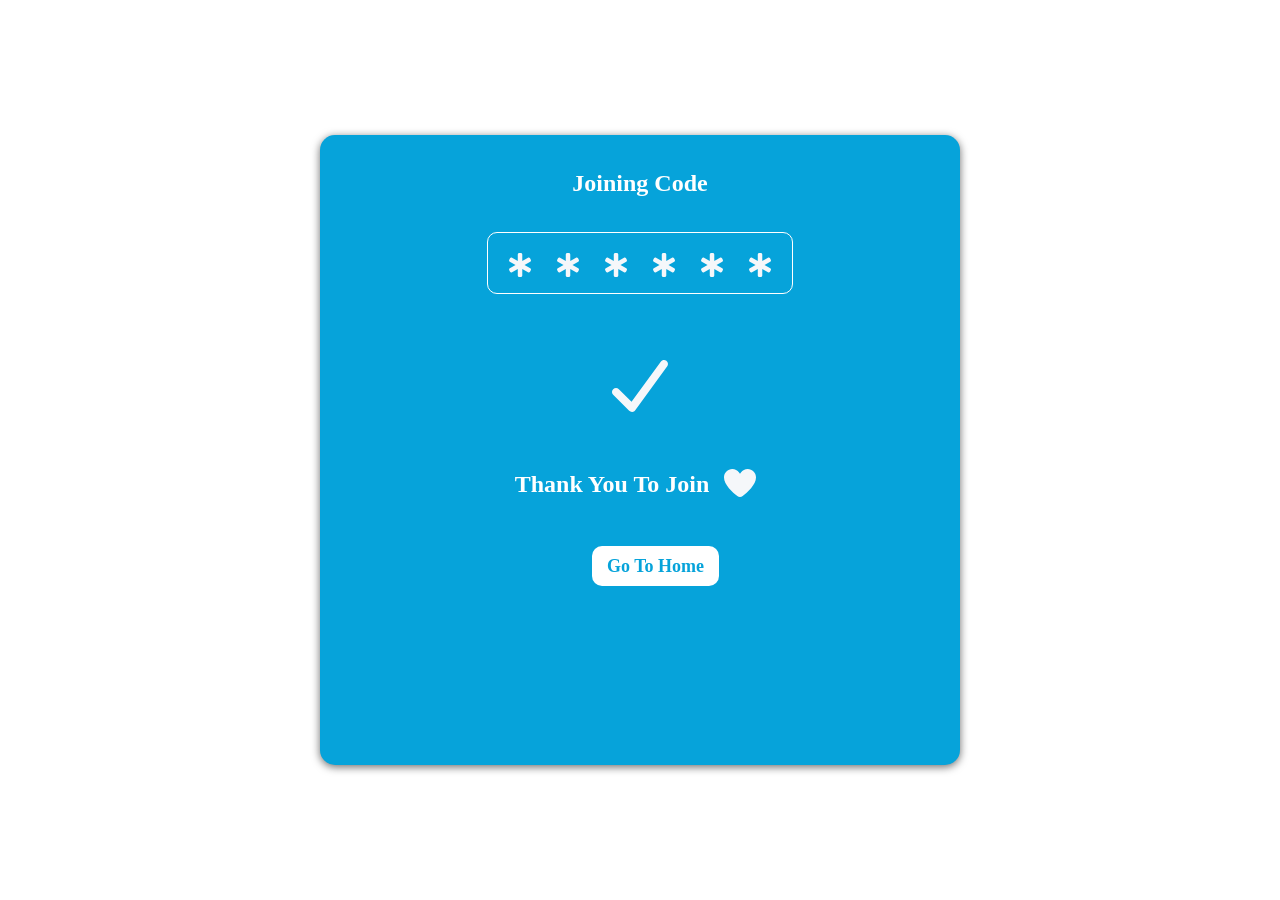
<file: Sanad_/html/joining_code.html>
<!DOCTYPE html>
<html lang="en">
<head>
    <meta charset="UTF-8">
    <meta name="viewport" content="width=device-width, initial-scale=1.0">
    <title>Document</title>
    <style>
         *{
            margin: 0;
            padding: 0;
            box-sizing: border-box;
        }
        :root{
            --shado--: 0 2px 8px rgba(0, 0, 0, 0.582);
            --primary: #06A3DA;
            --white: #FFFFFF;
        }body{
            background-color: var(--bg-light);
        }section{
            width: 100%;
            height: 100vh;
            display: flex;
            justify-content: center;
            align-items: center;
        }.joining-code{
            width: 50%;
            height: 70%;
            padding: 20px;
            background-color: var(--primary);
            border-radius: 15px;
            box-shadow: var(--shado--);
            color: var(--white);
        }.joining-code .frem{
            display: grid;
            grid-template-rows: 20% 25% 50% 25% 20%;
            gap: 10px;
            position: relative;
        }.joining-code h1{
            text-align: center;
            text-transform: capitalize;
            padding: 15px;
        }.joining-code .text{
            border: 1px solid var(--white);
            border-radius: 10px;
            padding: 10px;
            width: fit-content;
            margin: auto;
            
        }.joining-code .text .span{
            width: 100%;
            height: 40px;
            animation: text_left 3s ease infinite;
            transition: 2s;
            overflow: hidden;
        }.joining-code .text .span svg{
            width: 30px;
            margin: 7px;
            display: inline;
            animation: rotet_s 3s ease infinite;
            transition: 2s;
        }
        /****************************/
        @keyframes text_left {
            0%{
                width: 0;

            }25%{
                width: 25%;
            }50%{
                width: 50%;
            }75%{
                width: 75%;
            }100%{
                 width: 100%;
            }
            
        }
        @keyframes rotet_s{
            0%{
                rotate: 0deg;
            }50%{
                rotate: 190deg;
            }100%{
                rotate: 380deg;
            }
        }
        /******************************/
        .joining-code .icon{
            width: fit-content;
            height: fit-content;
            padding: 5px;
            position: relative;
            margin: auto;
        }.joining-code .icon svg{
            width: 80px;
        }.joining-code .icon::before{
            content: "";
            width: 100%;
            height: 100%;
            border-radius: 50%;
            position: absolute;
            bottom: 0;
            left: 0;
            animation: logoFadeIn 2s ease infinite;
            

        }.btn_go{
            position: absolute;
            left: 42%;
            
            padding: 10px 15px;
            background-color: var(--white);
            border-radius: 10px;
            text-decoration: none;
            color: var(--primary);
            font-size: large;
            font-weight: 800;
            text-transform: capitalize;
            text-align: center;
            position: relative;
            z-index: 1;
        }.btn_go:hover{
            color: var(--white);
            
        }.btn_go::before{
            content: "";
            width: 0%;
            height: 100%;
            background-color: var(--primary);
            position: absolute;
            top: 0;
            left: 0;
            transition: 3s;
            z-index: -1;
        }.btn_go:hover:before{
            width: 100%;
            border: 1px solid var(--white);
            border-radius: 10px;
        }
        /**************************/
        @keyframes logoFadeIn {
        0% {
            rotate: 90deg;
            border-bottom: 2px solid var(--white);
        }50% {   
            rotate: 180deg;
            border-right: 2px solid var(--white);
            border-bottom: 2px solid var(--white);
        }75%{
            rotate: 270deg;
            border-top: 2px solid var(--white);
            border-right: 2px solid var(--white);
            border-bottom: 2px solid var(--white);
        }100% {
            rotate: 360deg;
            border-left: 2px solid var(--white);
            border-top: 2px solid var(--white);
            border-right: 2px solid var(--white);
            border-bottom: 2px solid var(--white);
        }100% {
        }
        }

        /**************************/
        
        /*.joining-code .icon:hover:before{
            transition: 0.4s;
            rotate: -360deg;
            border: 2px solid var(--bg-light);
        }*/.joining-code h2{
            text-align: center;
            text-transform: capitalize;
        }.joining-code h2 svg{
            width: 40px;
            margin: -11px 5px;
            
        }
        @media (max-width: 750px) {
            .joining-code{
                width: 90%;
                height: 55%;
            }.joining-code .text svg{
                margin: 5px;
                width: 25px;
            }
            
        }
    </style>
</head>
<body>
    <section id="code">
    <div class="joining-code">
        <div class="frem">
            <h1>joining code</h1>
            <div class="text">
                <div class="span">
                    <svg xmlns="http://www.w3.org/2000/svg" viewBox="0 0 640 640"><path fill="#f5f7fa" d="M272.5 96C272.5 78.3 286.8 64 304.5 64L336.5 64C354.2 64 368.5 78.3 368.5 96L368.5 236.9L490.5 166.5C505.8 157.7 525.4 162.9 534.2 178.2L550.2 205.9C559 221.2 553.8 240.8 538.5 249.6L416.5 320L538.5 390.4C553.8 399.2 559.1 418.8 550.2 434.1L534.2 461.8C525.4 477.1 505.8 482.4 490.5 473.5L368.5 403.1L368.5 544C368.5 561.7 354.2 576 336.5 576L304.5 576C286.8 576 272.5 561.7 272.5 544L272.5 403.1L150.5 473.5C135.2 482.3 115.6 477.1 106.8 461.8L90.8 434.1C82 418.8 87.2 399.2 102.5 390.4L224.5 320L102.5 249.6C87.2 240.8 82 221.2 90.8 205.9L106.8 178.2C115.6 162.9 135.2 157.7 150.5 166.5L272.5 236.9L272.5 96z"/></svg>
                    <svg xmlns="http://www.w3.org/2000/svg" viewBox="0 0 640 640"><path fill="#f5f7fa" d="M272.5 96C272.5 78.3 286.8 64 304.5 64L336.5 64C354.2 64 368.5 78.3 368.5 96L368.5 236.9L490.5 166.5C505.8 157.7 525.4 162.9 534.2 178.2L550.2 205.9C559 221.2 553.8 240.8 538.5 249.6L416.5 320L538.5 390.4C553.8 399.2 559.1 418.8 550.2 434.1L534.2 461.8C525.4 477.1 505.8 482.4 490.5 473.5L368.5 403.1L368.5 544C368.5 561.7 354.2 576 336.5 576L304.5 576C286.8 576 272.5 561.7 272.5 544L272.5 403.1L150.5 473.5C135.2 482.3 115.6 477.1 106.8 461.8L90.8 434.1C82 418.8 87.2 399.2 102.5 390.4L224.5 320L102.5 249.6C87.2 240.8 82 221.2 90.8 205.9L106.8 178.2C115.6 162.9 135.2 157.7 150.5 166.5L272.5 236.9L272.5 96z"/></svg>
                    <svg xmlns="http://www.w3.org/2000/svg" viewBox="0 0 640 640"><path fill="#f5f7fa" d="M272.5 96C272.5 78.3 286.8 64 304.5 64L336.5 64C354.2 64 368.5 78.3 368.5 96L368.5 236.9L490.5 166.5C505.8 157.7 525.4 162.9 534.2 178.2L550.2 205.9C559 221.2 553.8 240.8 538.5 249.6L416.5 320L538.5 390.4C553.8 399.2 559.1 418.8 550.2 434.1L534.2 461.8C525.4 477.1 505.8 482.4 490.5 473.5L368.5 403.1L368.5 544C368.5 561.7 354.2 576 336.5 576L304.5 576C286.8 576 272.5 561.7 272.5 544L272.5 403.1L150.5 473.5C135.2 482.3 115.6 477.1 106.8 461.8L90.8 434.1C82 418.8 87.2 399.2 102.5 390.4L224.5 320L102.5 249.6C87.2 240.8 82 221.2 90.8 205.9L106.8 178.2C115.6 162.9 135.2 157.7 150.5 166.5L272.5 236.9L272.5 96z"/></svg>
                    <svg xmlns="http://www.w3.org/2000/svg" viewBox="0 0 640 640"><path fill="#f5f7fa" d="M272.5 96C272.5 78.3 286.8 64 304.5 64L336.5 64C354.2 64 368.5 78.3 368.5 96L368.5 236.9L490.5 166.5C505.8 157.7 525.4 162.9 534.2 178.2L550.2 205.9C559 221.2 553.8 240.8 538.5 249.6L416.5 320L538.5 390.4C553.8 399.2 559.1 418.8 550.2 434.1L534.2 461.8C525.4 477.1 505.8 482.4 490.5 473.5L368.5 403.1L368.5 544C368.5 561.7 354.2 576 336.5 576L304.5 576C286.8 576 272.5 561.7 272.5 544L272.5 403.1L150.5 473.5C135.2 482.3 115.6 477.1 106.8 461.8L90.8 434.1C82 418.8 87.2 399.2 102.5 390.4L224.5 320L102.5 249.6C87.2 240.8 82 221.2 90.8 205.9L106.8 178.2C115.6 162.9 135.2 157.7 150.5 166.5L272.5 236.9L272.5 96z"/></svg>
                    <svg xmlns="http://www.w3.org/2000/svg" viewBox="0 0 640 640"><path fill="#f5f7fa" d="M272.5 96C272.5 78.3 286.8 64 304.5 64L336.5 64C354.2 64 368.5 78.3 368.5 96L368.5 236.9L490.5 166.5C505.8 157.7 525.4 162.9 534.2 178.2L550.2 205.9C559 221.2 553.8 240.8 538.5 249.6L416.5 320L538.5 390.4C553.8 399.2 559.1 418.8 550.2 434.1L534.2 461.8C525.4 477.1 505.8 482.4 490.5 473.5L368.5 403.1L368.5 544C368.5 561.7 354.2 576 336.5 576L304.5 576C286.8 576 272.5 561.7 272.5 544L272.5 403.1L150.5 473.5C135.2 482.3 115.6 477.1 106.8 461.8L90.8 434.1C82 418.8 87.2 399.2 102.5 390.4L224.5 320L102.5 249.6C87.2 240.8 82 221.2 90.8 205.9L106.8 178.2C115.6 162.9 135.2 157.7 150.5 166.5L272.5 236.9L272.5 96z"/></svg>
                    <svg xmlns="http://www.w3.org/2000/svg" viewBox="0 0 640 640"><path fill="#f5f7fa" d="M272.5 96C272.5 78.3 286.8 64 304.5 64L336.5 64C354.2 64 368.5 78.3 368.5 96L368.5 236.9L490.5 166.5C505.8 157.7 525.4 162.9 534.2 178.2L550.2 205.9C559 221.2 553.8 240.8 538.5 249.6L416.5 320L538.5 390.4C553.8 399.2 559.1 418.8 550.2 434.1L534.2 461.8C525.4 477.1 505.8 482.4 490.5 473.5L368.5 403.1L368.5 544C368.5 561.7 354.2 576 336.5 576L304.5 576C286.8 576 272.5 561.7 272.5 544L272.5 403.1L150.5 473.5C135.2 482.3 115.6 477.1 106.8 461.8L90.8 434.1C82 418.8 87.2 399.2 102.5 390.4L224.5 320L102.5 249.6C87.2 240.8 82 221.2 90.8 205.9L106.8 178.2C115.6 162.9 135.2 157.7 150.5 166.5L272.5 236.9L272.5 96z"/></svg>
                </div>
            </div>
            <div class="icon">
                <svg xmlns="http://www.w3.org/2000/svg" viewBox="0 0 640 640"><!--!Font Awesome Free v7.1.0 by @fontawesome - https://fontawesome.com License - https://fontawesome.com/license/free Copyright 2025 Fonticons, Inc.--><path fill="#f5f7fa" d="M530.8 134.1C545.1 144.5 548.3 164.5 537.9 178.8L281.9 530.8C276.4 538.4 267.9 543.1 258.5 543.9C249.1 544.7 240 541.2 233.4 534.6L105.4 406.6C92.9 394.1 92.9 373.8 105.4 361.3C117.9 348.8 138.2 348.8 150.7 361.3L252.2 462.8L486.2 141.1C496.6 126.8 516.6 123.6 530.9 134z"/></svg>
            </div>
            <h2>thank you to join 
                <svg xmlns="http://www.w3.org/2000/svg" viewBox="0 0 640 640"><!--!Font Awesome Free v7.1.0 by @fontawesome - https://fontawesome.com License - https://fontawesome.com/license/free Copyright 2025 Fonticons, Inc.--><path fill="#f5f7fa" d="M305 151.1L320 171.8L335 151.1C360 116.5 400.2 96 442.9 96C516.4 96 576 155.6 576 229.1L576 231.7C576 343.9 436.1 474.2 363.1 529.9C350.7 539.3 335.5 544 320 544C304.5 544 289.2 539.4 276.9 529.9C203.9 474.2 64 343.9 64 231.7L64 229.1C64 155.6 123.6 96 197.1 96C239.8 96 280 116.5 305 151.1z"/></svg>
            </h2>
            <div >
                <a class="btn_go" href="../index.html">go to home</a>
            </div>
        </div>
    </div>
    </section>
    
</body>
</html>
</file>
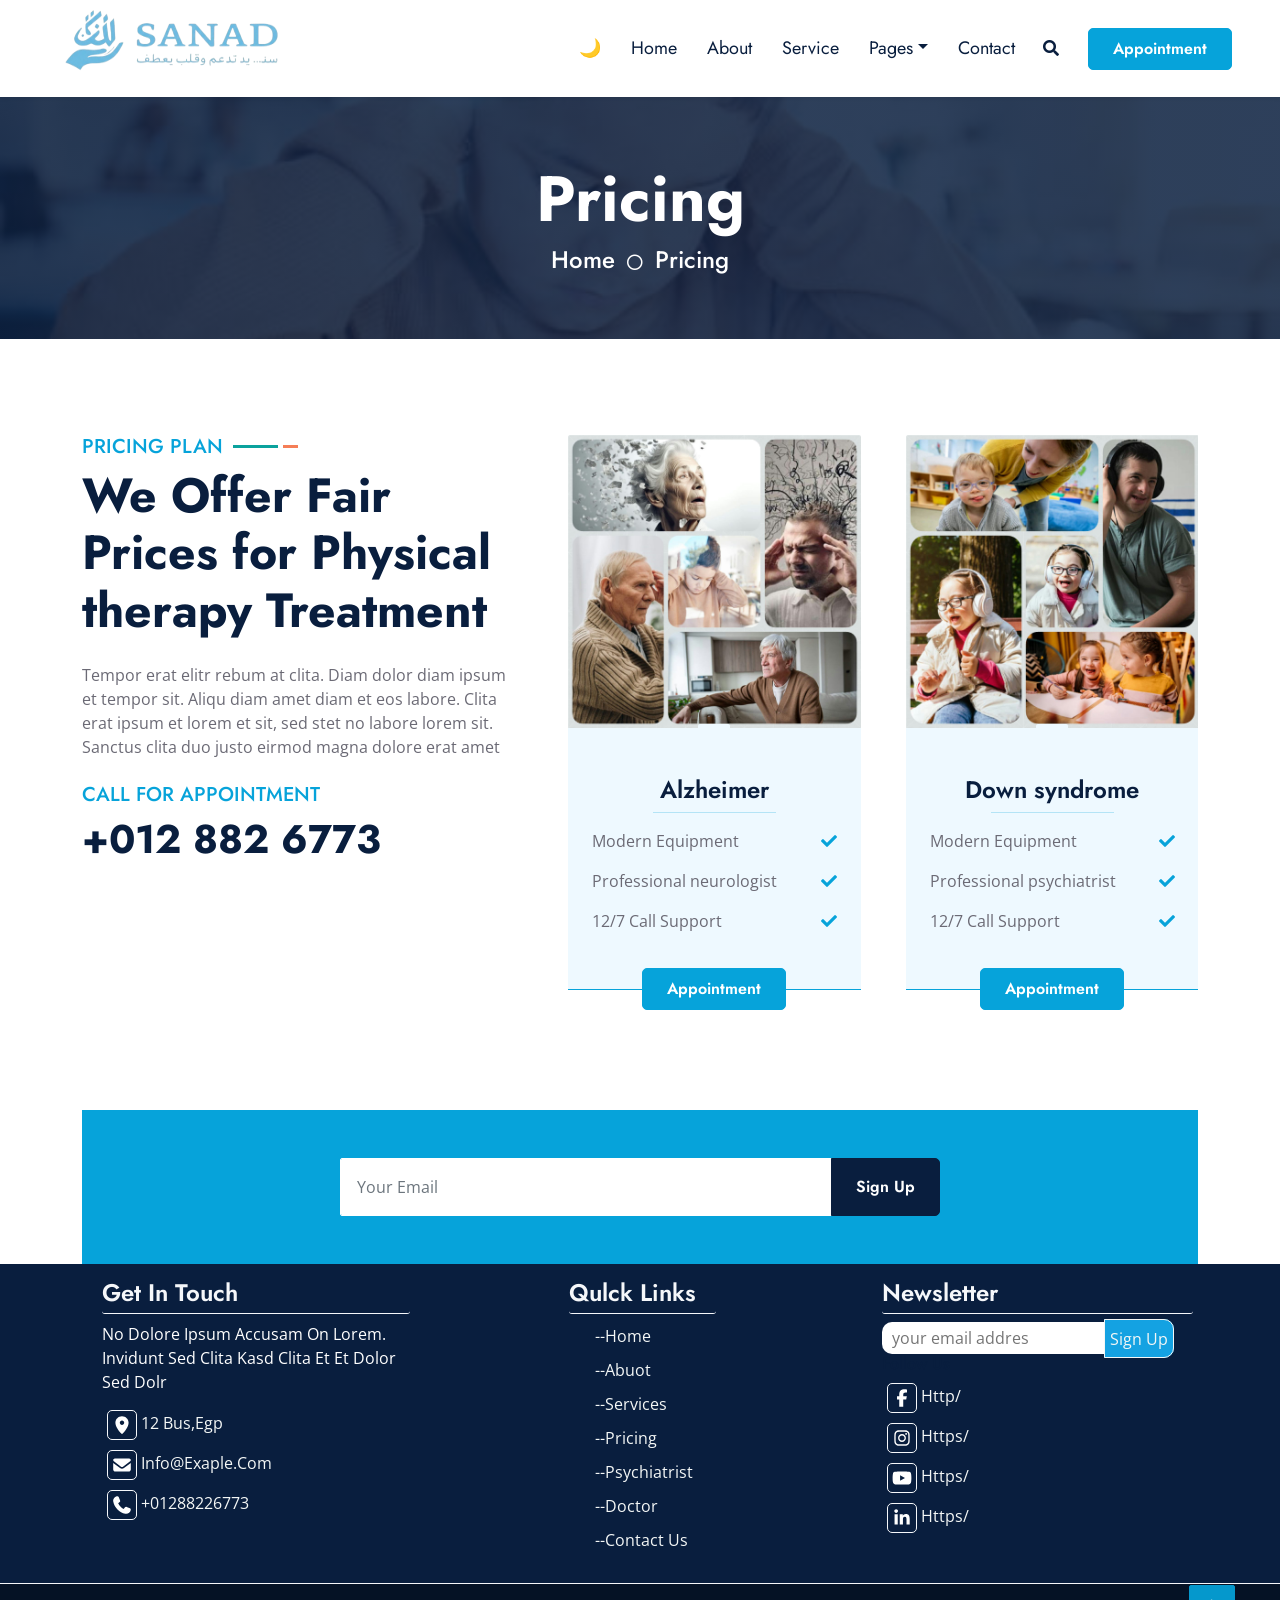
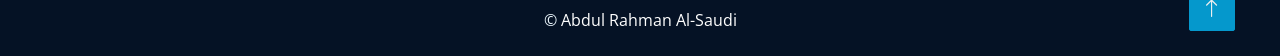
<file: Sanad_/html/price.html>
<!DOCTYPE html>
<html lang="en">

<head>
    <meta charset="utf-8">
    <title>sanad_5</title>
    <meta content="width=device-width, initial-scale=1.0" name="viewport">
    <meta content="Free HTML Templates" name="keywords">
    <meta content="Free HTML Templates" name="description">

    <!-- Favicon -->
    <link href="../img/favicon.ico" rel="icon">

    <!-- Google Web Fonts -->
    <link rel="preconnect" href="https://fonts.gstatic.com">
    <link href="https://fonts.googleapis.com/css2?family=Jost:wght@500;600;700&family=Open+Sans:wght@400;600&display=swap" rel="stylesheet"> 

    <!-- Icon Font Stylesheet -->
    <link href="https://cdnjs.cloudflare.com/ajax/libs/font-awesome/5.10.0/css/all.min.css" rel="stylesheet">
    <link href="https://cdn.jsdelivr.net/npm/bootstrap-icons@1.4.1/font/bootstrap-icons.css" rel="stylesheet">

    <!-- Libraries Stylesheet -->
   <link href="../lib/owlcarousel/assets/owl.carousel.min.css" rel="stylesheet">
    <link href="../lib/animate/animate.min.css" rel="stylesheet">
    <link href="../lib/tempusdominus/css/tempusdominus-bootstrap-4.min.css" rel="stylesheet" />
    <link href="../lib/twentytwenty/twentytwenty.css" rel="stylesheet" />

    <!-- Customized Bootstrap Stylesheet -->
    <link href="../css/bootstrap.min.css" rel="stylesheet">

    <!-- Template Stylesheet -->
    <link href="../css/style.css" rel="stylesheet">
</head>

<body>
    <!-- Spinner Start -->
    <div id="spinner" class="show bg-white position-fixed translate-middle w-100 vh-100 top-50 start-50 d-flex align-items-center justify-content-center">
        <div class="spinner-grow text-primary m-1" role="status">
            <span class="sr-only">Loading...</span>
        </div>
        <div class="spinner-grow text-dark m-1" role="status">
            <span class="sr-only">Loading...</span>
        </div>
        <div class="spinner-grow text-secondary m-1" role="status">
            <span class="sr-only">Loading...</span>
        </div>
    </div>
    <!-- Spinner End -->


  


    <!-- Navbar Start -->
  <nav class="navbar navbar-expand-lg bg-white navbar-light shadow-sm px-5 py-3 py-lg-0" style=" height:fit-content;">
        <a href="../index.html"style=""  class="navbar-brand p-0">
            <!--<h1 class="m-0 text-primary"><i class="fa fa-tooth me-2"></i></5h1>-->
            <img class="img_logo"  src="../img/WhatsApp_Image_2025-12-15_at_19.39.44_73a081ef-removebg-preview.png" alt="">
        </a>
        <button class="navbar-toggler" type="button" data-bs-toggle="collapse" data-bs-target="#navbarCollapse">
            <span class="navbar-toggler-icon"></span>
        </button>
        <div class="collapse navbar-collapse" id="navbarCollapse">
            <div class="navbar-nav ms-auto py-0">
                <a id="themeBtn" class="nav-item nav-link  theme-toggle " aria-label="Toggle theme" >🌙</a>
                <a href="../index.html" class="nav-item nav-link">Home</a>
                <a href="./about.html" class="nav-item nav-link ">About</a>
                <a href="./service.html" class="nav-item nav-link">Service</a>
                <div class="nav-item dropdown">
                    <a href="#" class="nav-link dropdown-toggle" data-bs-toggle="dropdown">Pages</a>
                    <div class="dropdown-menu m-0">
                        <a href="./price.html" class="dropdown-item active">Pricing Plan</a>
                        <a href="./team.html" class="dropdown-item">Our psychiatrist</a>
                        <a href="./testimonial.html" class="dropdown-item">Testimonial</a>
                        <a href="./appointment.html" class="dropdown-item">Appointment</a>
                        <a href="./doctor.html" class="dropdown-item">doctor</a>                    </div>
                </div>
                <a href="./contact.html" class="nav-item nav-link">Contact</a>
            </div>
            <button type="button" class="btn text-dark" data-bs-toggle="modal" data-bs-target="#searchModal"><i class="fa fa-search"></i></button>
            <a href="./appointment.html" class="btn btn-primary py-2 px-4 ms-3">Appointment</a>
        </div>
    </nav>
    <!-- Navbar End -->

    <!-- Full Screen Search Start -->
    <div class="modal fade" id="searchModal" tabindex="-1">
        <div class="modal-dialog modal-fullscreen">
            <div class="modal-content" style="background: rgba(9, 30, 62, .7);">
                <div class="modal-header border-0">
                    <button type="button" class="btn bg-white btn-close" data-bs-dismiss="modal" aria-label="Close"></button>
                </div>
                <div class="modal-body d-flex align-items-center justify-content-center">
                    <div class="input-group" style="max-width: 600px;">
                        <input type="text" class="form-control bg-transparent border-primary p-3" placeholder="Type search keyword">
                        <button class="btn btn-primary px-4"><i class="bi bi-search"></i></button>
                    </div>
                </div>
            </div>
        </div>
    </div>
    <!-- Full Screen Search End -->


    <!-- Hero Start -->
    <div class="container-fluid bg-primary py-5 hero-header mb-5">
        <div class="row py-3">
            <div class="col-12 text-center">
                <h1 class="display-3 text-white animated zoomIn">Pricing</h1>
                <a href="../index.html" class="h4 text-white">Home</a>
                <i class="far fa-circle text-white px-2"></i>
                <a href="./price.html" class="h4 text-white">Pricing</a>
            </div>
        </div>
    </div>
    <!-- Hero End -->


    <!-- Pricing Start -->
    <div class="container-fluid py-5 wow fadeInUp" data-wow-delay="0.1s">
        <div class="container">
            <div class="row g-5">
                <div class="col-lg-5">
                    <div class="section-title mb-4">
                        <h5 class="position-relative d-inline-block text-primary text-uppercase">Pricing Plan</h5>
                        <h1 class="display-5 mb-0">We Offer Fair Prices for Physical therapy Treatment</h1>
                    </div>
                    <p class="mb-4">Tempor erat elitr rebum at clita. Diam dolor diam ipsum et tempor sit. Aliqu diam amet diam et eos labore. Clita erat ipsum et lorem et sit, sed stet no labore lorem sit. Sanctus clita duo justo eirmod magna dolore erat amet</p>
                    <h5 class="text-uppercase text-primary wow fadeInUp" data-wow-delay="0.3s">Call for Appointment</h5>
                    <h1 class="wow fadeInUp" data-wow-delay="0.6s">+012 882 6773</h1>
                </div>
                <div class="col-lg-7">
                    <div class="owl-carousel price-carousel wow zoomIn" data-wow-delay="0.9s">
                        <div class="price-item pb-4">
                            <div class="position-relative">
                                <img class="img-fluid rounded-top" src="../img/WhatsApp Image 2025-12-03 at 00.28.56_d60ad4f0.jpg" alt="">
                                <div class="d-flex align-items-center justify-content-center bg-light rounded pt-2 px-3 position-absolute top-100 start-50 translate-middle" style="z-index: 2;">
                                    <!--<h2 class="text-primary m-0">$</h2>-->
                                </div>
                            </div>
                            <div class="position-relative text-center bg-light border-bottom border-primary py-5 p-4">
                                <h4>Alzheimer</h4>
                                <hr class="text-primary w-50 mx-auto mt-0">
                                <div class="d-flex justify-content-between mb-3"><span>Modern Equipment</span><i class="fa fa-check text-primary pt-1"></i></div>
                                <div class="d-flex justify-content-between mb-3"><span>Professional neurologist</span><i class="fa fa-check text-primary pt-1"></i></div>
                                <div class="d-flex justify-content-between mb-2"><span>12/7 Call Support</span><i class="fa fa-check text-primary pt-1"></i></div>
                                <a href="./appointment.html" class="btn btn-primary py-2 px-4 position-absolute top-100 start-50 translate-middle">Appointment</a>
                            </div>
                        </div>
                        <div class="price-item pb-4">
                            <div class="position-relative">
                                <img class="img-fluid rounded-top" src="../img/WhatsApp Image 2025-12-03 at 01.53.29_9c46d586.jpg" alt="">
                                <div class="d-flex align-items-center justify-content-center bg-light rounded pt-2 px-3 position-absolute top-100 start-50 translate-middle" style="z-index: 2;">
                                   <!-- <h2 class="text-primary m-0">$49</h2>-->
                                </div>
                            </div>
                            <div class="position-relative text-center bg-light border-bottom border-primary py-5 p-4">
                                <h4>Down syndrome</h4>
                                <hr class="text-primary w-50 mx-auto mt-0">
                                <div class="d-flex justify-content-between mb-3"><span>Modern Equipment</span><i class="fa fa-check text-primary pt-1"></i></div>
                                <div class="d-flex justify-content-between mb-3"><span>Professional psychiatrist</span><i class="fa fa-check text-primary pt-1"></i></div>
                                <div class="d-flex justify-content-between mb-2"><span>12/7 Call Support</span><i class="fa fa-check text-primary pt-1"></i></div>
                                <a href="./appointment.html" class="btn btn-primary py-2 px-4 position-absolute top-100 start-50 translate-middle">Appointment</a>
                            </div>
                        </div>
                        <div class="price-item pb-4">
                            <div class="position-relative">
                                <img class="img-fluid rounded-top" src="../img/WhatsApp Image 2025-12-03 at 02.12.12_14c975b6.jpg" alt="">
                                <div class="d-flex align-items-center justify-content-center bg-light rounded pt-2 px-3 position-absolute top-100 start-50 translate-middle" style="z-index: 2;">
                                    <!--<h2 class="text-primary m-0">$99</h2>-->
                                </div>
                            </div>
                            <div class="position-relative text-center bg-light border-bottom border-primary py-5 p-4">
                                <h4>Muscle atrophy</h4>
                                <hr class="text-primary w-50 mx-auto mt-0">
                                <div class="d-flex justify-content-between mb-3"><span>Modern Equipment</span><i class="fa fa-check text-primary pt-1"></i></div>
                                <div class="d-flex justify-content-between mb-3"><span>Professional Muscle atrophy</span><i class="fa fa-check text-primary pt-1"></i></div>
                                <div class="d-flex justify-content-between mb-2"><span>24/7 Call Support</span><i class="fa fa-check text-primary pt-1"></i></div>
                                <a href="./appointment.html" class="btn btn-primary py-2 px-4 position-absolute top-100 start-50 translate-middle">Appointment</a>
                            </div>
                        </div>
                    </div>
                </div>
            </div>
        </div>
    </div>
    <!-- Pricing End -->
    

    <!-- Newsletter Start -->
    <div class="container-fluid position-relative pt-5 wow fadeInUp" data-wow-delay="0.1s" style="z-index: 1;">
        <div class="container">
            <div class="bg-primary p-5">
                <form class="mx-auto" style="max-width: 600px;">
                    <div class="input-group">
                        <input type="text" class="form-control border-white p-3" placeholder="Your Email">
                        <button class="btn btn-dark px-4">Sign Up</button>
                    </div>
                </form>
            </div>
        </div>
    </div>
    <!-- Newsletter End -->
    

    <!-- Footer Start -->
    <!-- Footer Start -->
     <div class="foters " data-wow-delay="0.3s">
        <div class="linkes dele_100">
            <h3>get in touch</h3>
            <p>no dolore ipsum accusam on lorem.<br>
              invidunt sed clita kasd clita et et dolor<br> sed dolr
            </p>
            <div class="icon_link ">
              <a href="#">
                <svg xmlns="http://www.w3.org/2000/svg" viewBox="0 0 640 640"><!--!Font Awesome Free v7.1.0 by @fontawesome - https://fontawesome.com License - https://fontawesome.com/license/free Copyright 2025 Fonticons, Inc.--><path fill="#ffffff" d="M128 252.6C128 148.4 214 64 320 64C426 64 512 148.4 512 252.6C512 371.9 391.8 514.9 341.6 569.4C329.8 582.2 310.1 582.2 298.3 569.4C248.1 514.9 127.9 371.9 127.9 252.6zM320 320C355.3 320 384 291.3 384 256C384 220.7 355.3 192 320 192C284.7 192 256 220.7 256 256C256 291.3 284.7 320 320 320z"/></svg>
                12 bus,egp 
              </a>
              <a href="#">
                <svg xmlns="http://www.w3.org/2000/svg" viewBox="0 0 640 640"><!--!Font Awesome Free v7.1.0 by @fontawesome - https://fontawesome.com License - https://fontawesome.com/license/free Copyright 2025 Fonticons, Inc.--><path fill="#ffffff" d="M112 128C85.5 128 64 149.5 64 176C64 191.1 71.1 205.3 83.2 214.4L291.2 370.4C308.3 383.2 331.7 383.2 348.8 370.4L556.8 214.4C568.9 205.3 576 191.1 576 176C576 149.5 554.5 128 528 128L112 128zM64 260L64 448C64 483.3 92.7 512 128 512L512 512C547.3 512 576 483.3 576 448L576 260L377.6 408.8C343.5 434.4 296.5 434.4 262.4 408.8L64 260z"/></svg>
                info@exaple.com
              </a>
              <a href="#">
                <svg xmlns="http://www.w3.org/2000/svg" viewBox="0 0 640 640"><!--!Font Awesome Free v7.1.0 by @fontawesome - https://fontawesome.com License - https://fontawesome.com/license/free Copyright 2025 Fonticons, Inc.--><path fill="#ffffff" d="M224.2 89C216.3 70.1 195.7 60.1 176.1 65.4L170.6 66.9C106 84.5 50.8 147.1 66.9 223.3C104 398.3 241.7 536 416.7 573.1C493 589.3 555.5 534 573.1 469.4L574.6 463.9C580 444.2 569.9 423.6 551.1 415.8L453.8 375.3C437.3 368.4 418.2 373.2 406.8 387.1L368.2 434.3C297.9 399.4 241.3 341 208.8 269.3L253 233.3C266.9 222 271.6 202.9 264.8 186.3L224.2 89z"/></svg>
                +01288226773
              </a>

            </div>
        </div>
        <div class="support dele_350 ">
            <h3>qulck links</h3>
            <ul>
                <li><a href="../index.html">--home</a></li>
                <li><a href="./about.html">--abuot</a></li>
                <li><a href="./service.html">--Services</a></li>
                <li><a href="./price.html">--Pricing</a></li>
                <li><a href="./team.html">--psychiatrist</a></li>
                <li><a href="./doctor.html">--doctor</a></li>
                <li><a href="./contact.html">--contact us</a></li>
            </ul>
        </div>
        <div class="download dele_600  ">

            <h3>newsletter</h3>
            <div class="form_">
              <input type="email" placeholder="your email addres">
              <a href="#">sign up</a>
            </div>
            <h6>follow us</h6>
            <div class="icon_link ">
            <a href="#">
                <svg xmlns="http://www.w3.org/2000/svg" viewBox="0 0 640 640"><!--!Font Awesome Free v7.1.0 by @fontawesome - https://fontawesome.com License - https://fontawesome.com/license/free Copyright 2025 Fonticons, Inc.--><path fill="#ffffff" d="M240 363.3L240 576L356 576L356 363.3L442.5 363.3L460.5 265.5L356 265.5L356 230.9C356 179.2 376.3 159.4 428.7 159.4C445 159.4 458.1 159.8 465.7 160.6L465.7 71.9C451.4 68 416.4 64 396.2 64C289.3 64 240 114.5 240 223.4L240 265.5L174 265.5L174 363.3L240 363.3z"/></svg>
                http/
            </a>
            <a href="#">
                <svg xmlns="http://www.w3.org/2000/svg" viewBox="0 0 640 640"><!--!Font Awesome Free v7.1.0 by @fontawesome - https://fontawesome.com License - https://fontawesome.com/license/free Copyright 2025 Fonticons, Inc.--><path fill="#fafafa" d="M320.3 205C256.8 204.8 205.2 256.2 205 319.7C204.8 383.2 256.2 434.8 319.7 435C383.2 435.2 434.8 383.8 435 320.3C435.2 256.8 383.8 205.2 320.3 205zM319.7 245.4C360.9 245.2 394.4 278.5 394.6 319.7C394.8 360.9 361.5 394.4 320.3 394.6C279.1 394.8 245.6 361.5 245.4 320.3C245.2 279.1 278.5 245.6 319.7 245.4zM413.1 200.3C413.1 185.5 425.1 173.5 439.9 173.5C454.7 173.5 466.7 185.5 466.7 200.3C466.7 215.1 454.7 227.1 439.9 227.1C425.1 227.1 413.1 215.1 413.1 200.3zM542.8 227.5C541.1 191.6 532.9 159.8 506.6 133.6C480.4 107.4 448.6 99.2 412.7 97.4C375.7 95.3 264.8 95.3 227.8 97.4C192 99.1 160.2 107.3 133.9 133.5C107.6 159.7 99.5 191.5 97.7 227.4C95.6 264.4 95.6 375.3 97.7 412.3C99.4 448.2 107.6 480 133.9 506.2C160.2 532.4 191.9 540.6 227.8 542.4C264.8 544.5 375.7 544.5 412.7 542.4C448.6 540.7 480.4 532.5 506.6 506.2C532.8 480 541 448.2 542.8 412.3C544.9 375.3 544.9 264.5 542.8 227.5zM495 452C487.2 471.6 472.1 486.7 452.4 494.6C422.9 506.3 352.9 503.6 320.3 503.6C287.7 503.6 217.6 506.2 188.2 494.6C168.6 486.8 153.5 471.7 145.6 452C133.9 422.5 136.6 352.5 136.6 319.9C136.6 287.3 134 217.2 145.6 187.8C153.4 168.2 168.5 153.1 188.2 145.2C217.7 133.5 287.7 136.2 320.3 136.2C352.9 136.2 423 133.6 452.4 145.2C472 153 487.1 168.1 495 187.8C506.7 217.3 504 287.3 504 319.9C504 352.5 506.7 422.6 495 452z"/></svg>
                https/
            </a>
            <a href="#">
                <svg xmlns="http://www.w3.org/2000/svg" viewBox="0 0 640 640"><!--!Font Awesome Free v7.1.0 by @fontawesome - https://fontawesome.com License - https://fontawesome.com/license/free Copyright 2025 Fonticons, Inc.--><path fill="#ffffff" d="M581.7 188.1C575.5 164.4 556.9 145.8 533.4 139.5C490.9 128 320.1 128 320.1 128C320.1 128 149.3 128 106.7 139.5C83.2 145.8 64.7 164.4 58.4 188.1C47 231 47 320.4 47 320.4C47 320.4 47 409.8 58.4 452.7C64.7 476.3 83.2 494.2 106.7 500.5C149.3 512 320.1 512 320.1 512C320.1 512 490.9 512 533.5 500.5C557 494.2 575.5 476.3 581.8 452.7C593.2 409.8 593.2 320.4 593.2 320.4C593.2 320.4 593.2 231 581.8 188.1zM264.2 401.6L264.2 239.2L406.9 320.4L264.2 401.6z"/></svg>
                https/
            </a>
            <a href="#">
                <svg xmlns="http://www.w3.org/2000/svg" viewBox="0 0 640 640"><!--!Font Awesome Free v7.1.0 by @fontawesome - https://fontawesome.com License - https://fontawesome.com/license/free Copyright 2025 Fonticons, Inc.--><path fill="#ffffff" d="M196.3 512L103.4 512L103.4 212.9L196.3 212.9L196.3 512zM149.8 172.1C120.1 172.1 96 147.5 96 117.8C96 103.5 101.7 89.9 111.8 79.8C121.9 69.7 135.6 64 149.8 64C164 64 177.7 69.7 187.8 79.8C197.9 89.9 203.6 103.6 203.6 117.8C203.6 147.5 179.5 172.1 149.8 172.1zM543.9 512L451.2 512L451.2 366.4C451.2 331.7 450.5 287.2 402.9 287.2C354.6 287.2 347.2 324.9 347.2 363.9L347.2 512L254.4 512L254.4 212.9L343.5 212.9L343.5 253.7L344.8 253.7C357.2 230.2 387.5 205.4 432.7 205.4C526.7 205.4 544 267.3 544 347.7L544 512L543.9 512z"/></svg>
                https/
            </a>
        </div>
        
        </div>
         
    </div>
  </div>
    <!----->
    <div class="container-fluid text-light py-4" style="background: #051225; text-align: center;">
        <p  class="mb-md-0">&copy; <a  class="text-white " href="#">Abdul Rahman Al-Saudi</a></p>
    </div>
    <!-- Footer End -->

    <!-- Back to Top -->
    <a href="#" class="btn btn-lg btn-primary btn-lg-square rounded back-to-top"><i class="bi bi-arrow-up"></i></a>


    <!-- JavaScript Libraries -->
    <script src="https://code.jquery.com/jquery-3.4.1.min.js"></script>
    <script src="https://cdn.jsdelivr.net/npm/bootstrap@5.0.0/dist/js/bootstrap.bundle.min.js"></script>
    <script src="../lib/wow/wow.min.js"></script>
    <script src="../lib/easing/easing.min.js"></script>
    <script src="../lib/waypoints/waypoints.min.js"></script>
    <script src="../lib/owlcarousel/owl.carousel.min.js"></script>
    <script src="../lib/tempusdominus/js/moment.min.js"></script>
    <script src="../lib/tempusdominus/js/moment-timezone.min.js"></script>
    <script src="../lib/tempusdominus/js/tempusdominus-bootstrap-4.min.js"></script>
    <script src="../lib/twentytwenty/jquery.event.move.js"></script>
    <script src="../lib/twentytwenty/jquery.twentytwenty.js"></script>

    <!-- Template Javascript -->
    <script src="../js/main.js"></script>
</body>

</html>
</file>
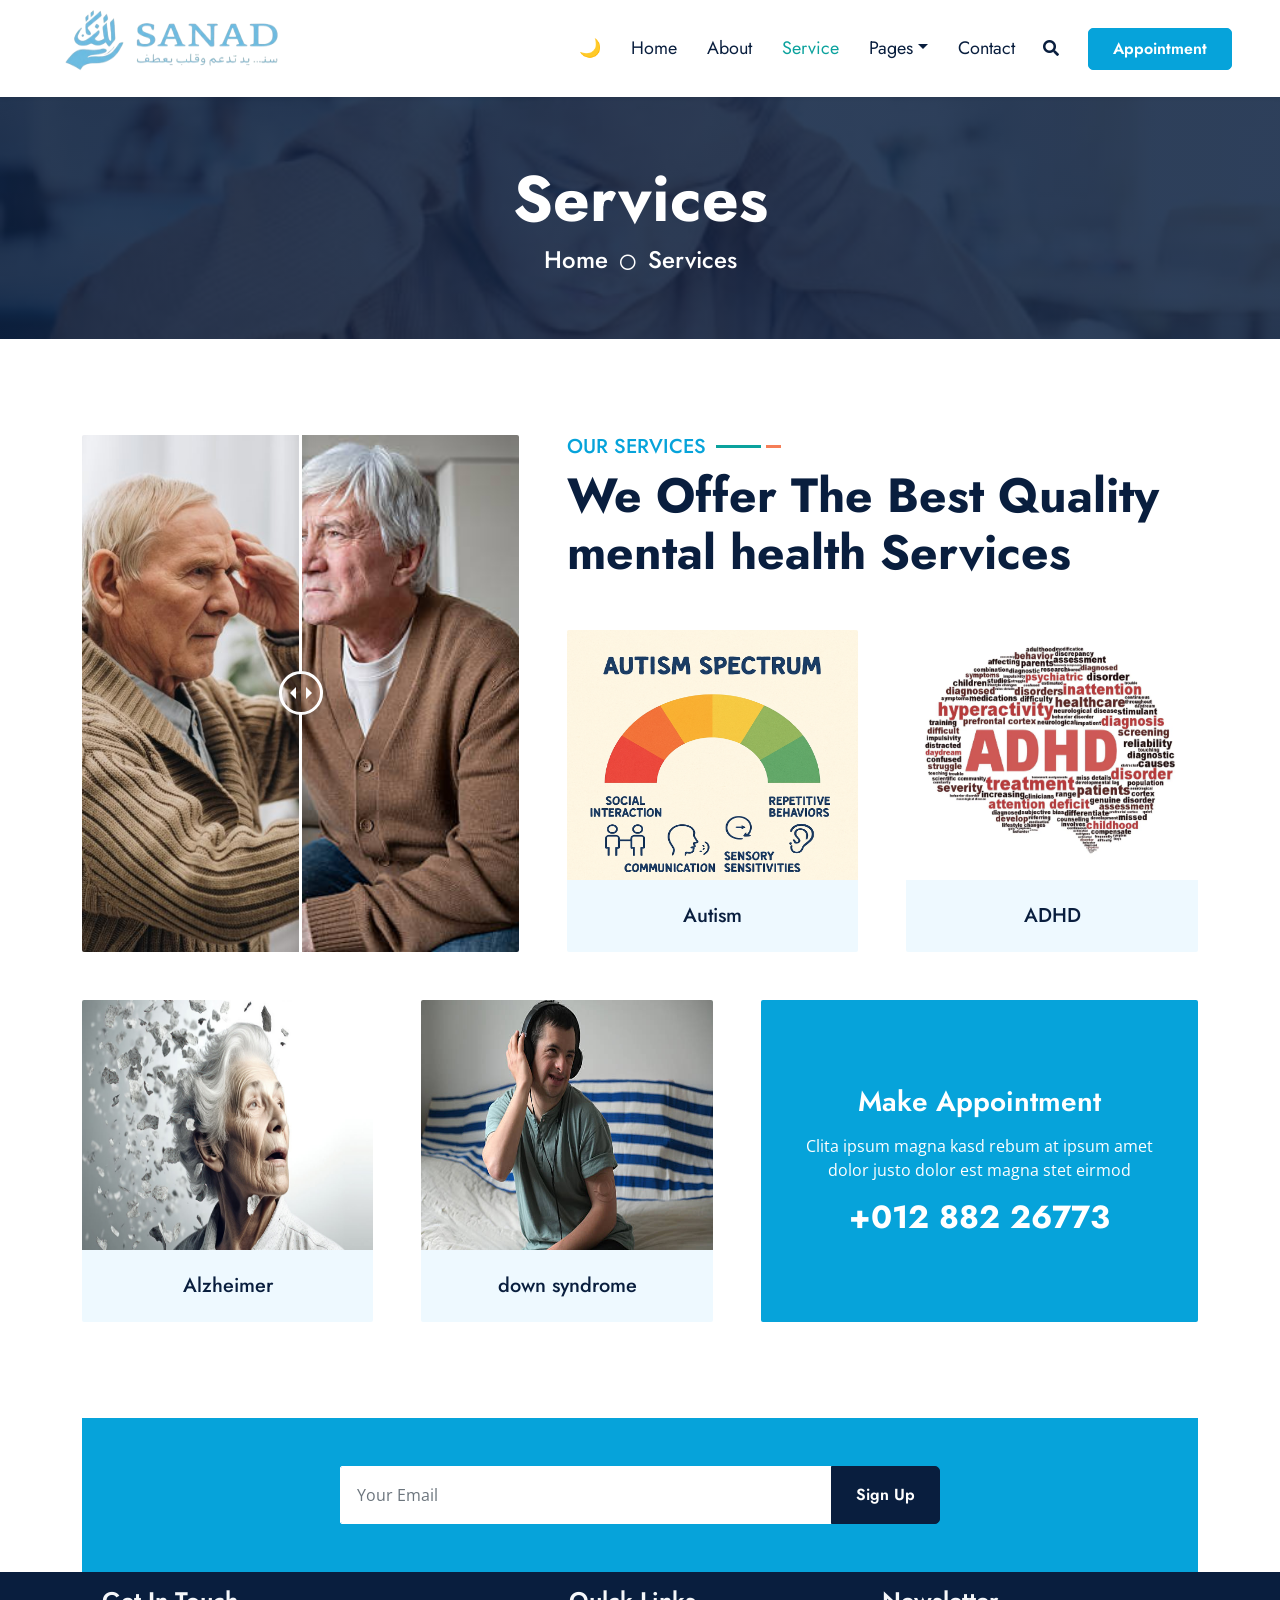
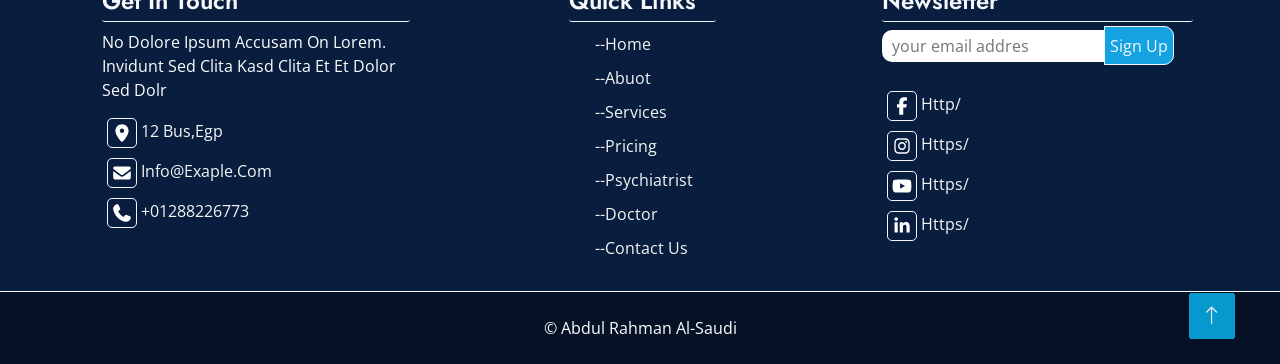
<file: Sanad_/html/service.html>
<!DOCTYPE html>
<html lang="en">

<head>
    <meta charset="utf-8">
    <title>sanad_5</title>
    <meta content="width=device-width, initial-scale=1.0" name="viewport">
    <meta content="Free HTML Templates" name="keywords">
    <meta content="Free HTML Templates" name="description">

    <!-- Favicon -->
    <link href="../img/favicon.ico" rel="icon">

    <!-- Google Web Fonts -->
    <link rel="preconnect" href="https://fonts.gstatic.com">
    <link href="https://fonts.googleapis.com/css2?family=Jost:wght@500;600;700&family=Open+Sans:wght@400;600&display=swap" rel="stylesheet"> 

    <!-- Icon Font Stylesheet -->
    <link href="https://cdnjs.cloudflare.com/ajax/libs/font-awesome/5.10.0/css/all.min.css" rel="stylesheet">
    <link href="https://cdn.jsdelivr.net/npm/bootstrap-icons@1.4.1/font/bootstrap-icons.css" rel="stylesheet">

    <!-- Libraries Stylesheet -->
    <link href="../lib/owlcarousel/assets/owl.carousel.min.css" rel="stylesheet">
    <link href="../lib/animate/animate.min.css" rel="stylesheet">
    <link href="../lib/tempusdominus/css/tempusdominus-bootstrap-4.min.css" rel="stylesheet" />
    <link href="../lib/twentytwenty/twentytwenty.css" rel="stylesheet" />

    <!-- Customized Bootstrap Stylesheet -->
    <link href="../css/bootstrap.min.css" rel="stylesheet">

    <!-- Template Stylesheet -->
    <link href="../css/style.css" rel="stylesheet">
    <style>
        .img-fluid{
    width: 100%;
    height: 250px;
}
    </style>
</head>

<body>
    <!-- Spinner Start -->
    <div id="spinner" class="show bg-white position-fixed translate-middle w-100 vh-100 top-50 start-50 d-flex align-items-center justify-content-center">
        <div class="spinner-grow text-primary m-1" role="status">
            <span class="sr-only">Loading...</span>
        </div>
        <div class="spinner-grow text-dark m-1" role="status">
            <span class="sr-only">Loading...</span>
        </div>
        <div class="spinner-grow text-secondary m-1" role="status">
            <span class="sr-only">Loading...</span>
        </div>
    </div>
    <!-- Spinner End -->





    <!-- Navbar Start -->
 <nav class="navbar navbar-expand-lg bg-white navbar-light shadow-sm px-5 py-3 py-lg-0" style=" height:fit-content;">
        <a href="../index.html"style=""  class="navbar-brand p-0">
            <!--<h1 class="m-0 text-primary"><i class="fa fa-tooth me-2"></i></5h1>-->
            <img class="img_logo"  src="../img/WhatsApp_Image_2025-12-15_at_19.39.44_73a081ef-removebg-preview.png" alt="">
        </a>
        <button class="navbar-toggler" type="button" data-bs-toggle="collapse" data-bs-target="#navbarCollapse">
            <span class="navbar-toggler-icon"></span>
        </button>
        <div class="collapse navbar-collapse" id="navbarCollapse">
            <div class="navbar-nav ms-auto py-0">
                <a id="themeBtn" class="nav-item nav-link  theme-toggle " aria-label="Toggle theme" >🌙</a>
                <a href="../index.html" class="nav-item nav-link">Home</a>
                <a href="./about.html" class="nav-item nav-link ">About</a>
                <a href="./service.html" class="nav-item nav-link active">Service</a>
                <div class="nav-item dropdown">
                    <a href="#" class="nav-link dropdown-toggle" data-bs-toggle="dropdown">Pages</a>
                    <div class="dropdown-menu m-0">
                        <a href="./price.html" class="dropdown-item">Pricing Plan</a>
                        <a href="./team.html" class="dropdown-item">Our psychiatrist</a>
                        <a href="./testimonial.html" class="dropdown-item">Testimonial</a>
                        <a href="./appointment.html" class="dropdown-item">Appointment</a>
                        <a href="./doctor.html" class="dropdown-item">doctor</a>                    </div>
                </div>
                <a href="./contact.html" class="nav-item nav-link">Contact</a>
            </div>
            <button type="button" class="btn text-dark" data-bs-toggle="modal" data-bs-target="#searchModal"><i class="fa fa-search"></i></button>
            <a href="./appointment.html" class="btn btn-primary py-2 px-4 ms-3">Appointment</a>
        </div>
    </nav>
    <!-- Navbar End -->


    <!-- Full Screen Search Start -->
    <div class="modal fade" id="searchModal" tabindex="-1">
        <div class="modal-dialog modal-fullscreen">
            <div class="modal-content" style="background: rgba(9, 30, 62, .7);">
                <div class="modal-header border-0">
                    <button type="button" class="btn bg-white btn-close" data-bs-dismiss="modal" aria-label="Close"></button>
                </div>
                <div class="modal-body d-flex align-items-center justify-content-center">
                    <div class="input-group" style="max-width: 600px;">
                        <input type="text" class="form-control bg-transparent border-primary p-3" placeholder="Type search keyword">
                        <button class="btn btn-primary px-4"><i class="bi bi-search"></i></button>
                    </div>
                </div>
            </div>
        </div>
    </div>
    <!-- Full Screen Search End -->


    <!-- Hero Start -->
    <div class="container-fluid bg-primary py-5 hero-header mb-5">
        <div class="row py-3">
            <div class="col-12 text-center">
                <h1 class="display-3 text-white animated zoomIn">Services</h1>
                <a href="../index.html" class="h4 text-white">Home</a>
                <i class="far fa-circle text-white px-2"></i>
                <a href="./service.html" class="h4 text-white">Services</a>
            </div>
        </div>
    </div>
    <!-- Hero End -->


    <!-- Service Start -->
    <div class="container-fluid py-5 wow fadeInUp" data-wow-delay="0.1s">
        <div class="container">
            <div class="row g-5 mb-5">
                <div class="col-lg-5 wow zoomIn" data-wow-delay="0.3s" style="min-height: 400px;">
                    <div class="twentytwenty-container position-relative h-100 rounded overflow-hidden">
                        <img class="position-absolute w-100 h-100" src="../img/67DA82EE6F.jpg" style="object-fit: cover;">
                        <img class="position-absolute w-100 h-100" src="../img/istockphoto-2218616926-612x612.jpg" style="object-fit: cover;">
                    </div>
                </div>
                <div class="col-lg-7">
                    <div class="section-title mb-5">
                        <h5 class="position-relative d-inline-block text-primary text-uppercase">Our Services</h5>
                        <h1 class="display-5 mb-0">We Offer The Best Quality mental health Services</h1>
                    </div>
                    <div class="row g-5">
                        <div class="col-md-6 service-item wow zoomIn" data-wow-delay="0.6s">
                            <div class="rounded-top overflow-hidden">
                                <img class="img-fluid" src="../img/autism.png" alt="">
                            </div>
                            <div class="position-relative bg-light rounded-bottom text-center p-4">
                                <h5 class="m-0">Autism</h5>
                            </div>
                        </div>
                         <div class="col-md-6 service-item wow zoomIn" data-wow-delay="0.3s">
                            <div class="rounded-top overflow-hidden">
                                <img class="img-fluid" src="../img/What-is-ADHD.webp "alt="">
                            </div>
                            <div class="position-relative bg-light rounded-bottom text-center p-4">
                                <h5 class="m-0">ADHD</h5>
                            </div>
                        </div>
                       
                    </div>
                </div>
            </div>
            <div class="row g-5 wow fadeInUp" data-wow-delay="0.1s">
                <div class="col-lg-7">
                    <div class="row g-5">
                        <div class="col-md-6 service-item wow zoomIn" data-wow-delay="0.9s">
                            <div class="rounded-top overflow-hidden">
                                <img class="img-fluid" src="../img/ألزهايمر.jpg" alt="">
                            </div>
                            <div class="position-relative bg-light rounded-bottom text-center p-4">
                                <h5 class="m-0">Alzheimer</h5>
                            </div>
                        </div>
                        <div class="col-md-6 service-item wow zoomIn" data-wow-delay="0.6s">
                            <div class="rounded-top overflow-hidden">
                                <img class="img-fluid" src="../img/istockphoto-2218828015-612x612.jpg" alt="">
                            </div>
                            <div class="position-relative bg-light rounded-bottom text-center p-4">
                                <h5 class="m-0">down syndrome</h5>
                            </div>
                        </div>
                    </div>
                </div>
                <div class="col-lg-5 service-item wow zoomIn" data-wow-delay="0.9s">
                    <div class="position-relative bg-primary rounded h-100 d-flex flex-column align-items-center justify-content-center text-center p-4">
                        <h3 class="text-white mb-3">Make Appointment</h3>
                        <p class="text-white mb-3">Clita ipsum magna kasd rebum at ipsum amet dolor justo dolor est magna stet eirmod</p>
                        <h2 class="text-white mb-0">+012 882 26773</h2>
                    </div>
                </div>
            </div>
        </div>
    </div>
    <!-- Service End -->
    

    <!-- Newsletter Start -->
    <div class="container-fluid position-relative pt-5 wow fadeInUp" data-wow-delay="0.1s" style="z-index: 1;">
        <div class="container">
            <div class="bg-primary p-5">
                <form class="mx-auto" style="max-width: 600px;">
                    <div class="input-group">
                        <input type="text" class="form-control border-white p-3" placeholder="Your Email">
                        <button class="btn btn-dark px-4">Sign Up</button>
                    </div>
                </form>
            </div>
        </div>
    </div>
    <!-- Newsletter End -->
    

    <!-- Footer Start -->
   <!-- Footer Start -->
     <div class="foters " data-wow-delay="0.3s">
        <div class="linkes dele_100">
            <h3>get in touch</h3>
            <p>no dolore ipsum accusam on lorem.<br>
              invidunt sed clita kasd clita et et dolor<br> sed dolr
            </p>
            <div class="icon_link ">
              <a href="#">
                <svg xmlns="http://www.w3.org/2000/svg" viewBox="0 0 640 640"><!--!Font Awesome Free v7.1.0 by @fontawesome - https://fontawesome.com License - https://fontawesome.com/license/free Copyright 2025 Fonticons, Inc.--><path fill="#ffffff" d="M128 252.6C128 148.4 214 64 320 64C426 64 512 148.4 512 252.6C512 371.9 391.8 514.9 341.6 569.4C329.8 582.2 310.1 582.2 298.3 569.4C248.1 514.9 127.9 371.9 127.9 252.6zM320 320C355.3 320 384 291.3 384 256C384 220.7 355.3 192 320 192C284.7 192 256 220.7 256 256C256 291.3 284.7 320 320 320z"/></svg>
                12 bus,egp 
              </a>
              <a href="#">
                <svg xmlns="http://www.w3.org/2000/svg" viewBox="0 0 640 640"><!--!Font Awesome Free v7.1.0 by @fontawesome - https://fontawesome.com License - https://fontawesome.com/license/free Copyright 2025 Fonticons, Inc.--><path fill="#ffffff" d="M112 128C85.5 128 64 149.5 64 176C64 191.1 71.1 205.3 83.2 214.4L291.2 370.4C308.3 383.2 331.7 383.2 348.8 370.4L556.8 214.4C568.9 205.3 576 191.1 576 176C576 149.5 554.5 128 528 128L112 128zM64 260L64 448C64 483.3 92.7 512 128 512L512 512C547.3 512 576 483.3 576 448L576 260L377.6 408.8C343.5 434.4 296.5 434.4 262.4 408.8L64 260z"/></svg>
                info@exaple.com
              </a>
              <a href="#">
                <svg xmlns="http://www.w3.org/2000/svg" viewBox="0 0 640 640"><!--!Font Awesome Free v7.1.0 by @fontawesome - https://fontawesome.com License - https://fontawesome.com/license/free Copyright 2025 Fonticons, Inc.--><path fill="#ffffff" d="M224.2 89C216.3 70.1 195.7 60.1 176.1 65.4L170.6 66.9C106 84.5 50.8 147.1 66.9 223.3C104 398.3 241.7 536 416.7 573.1C493 589.3 555.5 534 573.1 469.4L574.6 463.9C580 444.2 569.9 423.6 551.1 415.8L453.8 375.3C437.3 368.4 418.2 373.2 406.8 387.1L368.2 434.3C297.9 399.4 241.3 341 208.8 269.3L253 233.3C266.9 222 271.6 202.9 264.8 186.3L224.2 89z"/></svg>
                +01288226773
              </a>

            </div>
        </div>
        <div class="support dele_350 ">
            <h3>qulck links</h3>
            <ul>
                <li><a href="../index.html">--home</a></li>
                <li><a href="./about.html">--abuot</a></li>
                <li><a href="./service.html">--Services</a></li>
                <li><a href="./price.html">--Pricing</a></li>
                <li><a href="./team.html">--psychiatrist</a></li>
                <li><a href="./doctor.html">--doctor</a></li>
                <li><a href="./contact.html">--contact us</a></li>
            </ul>
        </div>
        <div class="download dele_600  ">

            <h3>newsletter</h3>
            <div class="form_">
              <input type="email" placeholder="your email addres">
              <a href="#">sign up</a>
            </div>
            <h6>follow us</h6>
            <div class="icon_link ">
            <a href="#">
                <svg xmlns="http://www.w3.org/2000/svg" viewBox="0 0 640 640"><!--!Font Awesome Free v7.1.0 by @fontawesome - https://fontawesome.com License - https://fontawesome.com/license/free Copyright 2025 Fonticons, Inc.--><path fill="#ffffff" d="M240 363.3L240 576L356 576L356 363.3L442.5 363.3L460.5 265.5L356 265.5L356 230.9C356 179.2 376.3 159.4 428.7 159.4C445 159.4 458.1 159.8 465.7 160.6L465.7 71.9C451.4 68 416.4 64 396.2 64C289.3 64 240 114.5 240 223.4L240 265.5L174 265.5L174 363.3L240 363.3z"/></svg>
                http/
            </a>
            <a href="#">
                <svg xmlns="http://www.w3.org/2000/svg" viewBox="0 0 640 640"><!--!Font Awesome Free v7.1.0 by @fontawesome - https://fontawesome.com License - https://fontawesome.com/license/free Copyright 2025 Fonticons, Inc.--><path fill="#fafafa" d="M320.3 205C256.8 204.8 205.2 256.2 205 319.7C204.8 383.2 256.2 434.8 319.7 435C383.2 435.2 434.8 383.8 435 320.3C435.2 256.8 383.8 205.2 320.3 205zM319.7 245.4C360.9 245.2 394.4 278.5 394.6 319.7C394.8 360.9 361.5 394.4 320.3 394.6C279.1 394.8 245.6 361.5 245.4 320.3C245.2 279.1 278.5 245.6 319.7 245.4zM413.1 200.3C413.1 185.5 425.1 173.5 439.9 173.5C454.7 173.5 466.7 185.5 466.7 200.3C466.7 215.1 454.7 227.1 439.9 227.1C425.1 227.1 413.1 215.1 413.1 200.3zM542.8 227.5C541.1 191.6 532.9 159.8 506.6 133.6C480.4 107.4 448.6 99.2 412.7 97.4C375.7 95.3 264.8 95.3 227.8 97.4C192 99.1 160.2 107.3 133.9 133.5C107.6 159.7 99.5 191.5 97.7 227.4C95.6 264.4 95.6 375.3 97.7 412.3C99.4 448.2 107.6 480 133.9 506.2C160.2 532.4 191.9 540.6 227.8 542.4C264.8 544.5 375.7 544.5 412.7 542.4C448.6 540.7 480.4 532.5 506.6 506.2C532.8 480 541 448.2 542.8 412.3C544.9 375.3 544.9 264.5 542.8 227.5zM495 452C487.2 471.6 472.1 486.7 452.4 494.6C422.9 506.3 352.9 503.6 320.3 503.6C287.7 503.6 217.6 506.2 188.2 494.6C168.6 486.8 153.5 471.7 145.6 452C133.9 422.5 136.6 352.5 136.6 319.9C136.6 287.3 134 217.2 145.6 187.8C153.4 168.2 168.5 153.1 188.2 145.2C217.7 133.5 287.7 136.2 320.3 136.2C352.9 136.2 423 133.6 452.4 145.2C472 153 487.1 168.1 495 187.8C506.7 217.3 504 287.3 504 319.9C504 352.5 506.7 422.6 495 452z"/></svg>
                https/
            </a>
            <a href="#">
                <svg xmlns="http://www.w3.org/2000/svg" viewBox="0 0 640 640"><!--!Font Awesome Free v7.1.0 by @fontawesome - https://fontawesome.com License - https://fontawesome.com/license/free Copyright 2025 Fonticons, Inc.--><path fill="#ffffff" d="M581.7 188.1C575.5 164.4 556.9 145.8 533.4 139.5C490.9 128 320.1 128 320.1 128C320.1 128 149.3 128 106.7 139.5C83.2 145.8 64.7 164.4 58.4 188.1C47 231 47 320.4 47 320.4C47 320.4 47 409.8 58.4 452.7C64.7 476.3 83.2 494.2 106.7 500.5C149.3 512 320.1 512 320.1 512C320.1 512 490.9 512 533.5 500.5C557 494.2 575.5 476.3 581.8 452.7C593.2 409.8 593.2 320.4 593.2 320.4C593.2 320.4 593.2 231 581.8 188.1zM264.2 401.6L264.2 239.2L406.9 320.4L264.2 401.6z"/></svg>
                https/
            </a>
            <a href="#">
                <svg xmlns="http://www.w3.org/2000/svg" viewBox="0 0 640 640"><!--!Font Awesome Free v7.1.0 by @fontawesome - https://fontawesome.com License - https://fontawesome.com/license/free Copyright 2025 Fonticons, Inc.--><path fill="#ffffff" d="M196.3 512L103.4 512L103.4 212.9L196.3 212.9L196.3 512zM149.8 172.1C120.1 172.1 96 147.5 96 117.8C96 103.5 101.7 89.9 111.8 79.8C121.9 69.7 135.6 64 149.8 64C164 64 177.7 69.7 187.8 79.8C197.9 89.9 203.6 103.6 203.6 117.8C203.6 147.5 179.5 172.1 149.8 172.1zM543.9 512L451.2 512L451.2 366.4C451.2 331.7 450.5 287.2 402.9 287.2C354.6 287.2 347.2 324.9 347.2 363.9L347.2 512L254.4 512L254.4 212.9L343.5 212.9L343.5 253.7L344.8 253.7C357.2 230.2 387.5 205.4 432.7 205.4C526.7 205.4 544 267.3 544 347.7L544 512L543.9 512z"/></svg>
                https/
            </a>
        </div>
        
        </div>
         
    </div>
  </div>
    <!----->
    <div class="container-fluid text-light py-4" style="background: #051225; text-align: center;">
        <p  class="mb-md-0">&copy; <a  class="text-white " href="#">Abdul Rahman Al-Saudi</a></p>
    </div>
    <!-- Footer End -->


    <!-- Back to Top -->
    <a href="#" class="btn btn-lg btn-primary btn-lg-square rounded back-to-top"><i class="bi bi-arrow-up"></i></a>


    <!-- JavaScript Libraries -->
    <script src="https://code.jquery.com/jquery-3.4.1.min.js"></script>
    <script src="https://cdn.jsdelivr.net/npm/bootstrap@5.0.0/dist/js/bootstrap.bundle.min.js"></script>
    <script src="../lib/wow/wow.min.js"></script>
    <script src="../lib/easing/easing.min.js"></script>
    <script src="../lib/waypoints/waypoints.min.js"></script>
    <script src="../lib/owlcarousel/owl.carousel.min.js"></script>
    <script src="../lib/tempusdominus/js/moment.min.js"></script>
    <script src="../lib/tempusdominus/js/moment-timezone.min.js"></script>
    <script src="../lib/tempusdominus/js/tempusdominus-bootstrap-4.min.js"></script>
    <script src="../lib/twentytwenty/jquery.event.move.js"></script>
    <script src="../lib/twentytwenty/jquery.twentytwenty.js"></script>

    <!-- Template Javascript -->
    <script src="../js/main.js"></script>
</body>

</html>
</file>
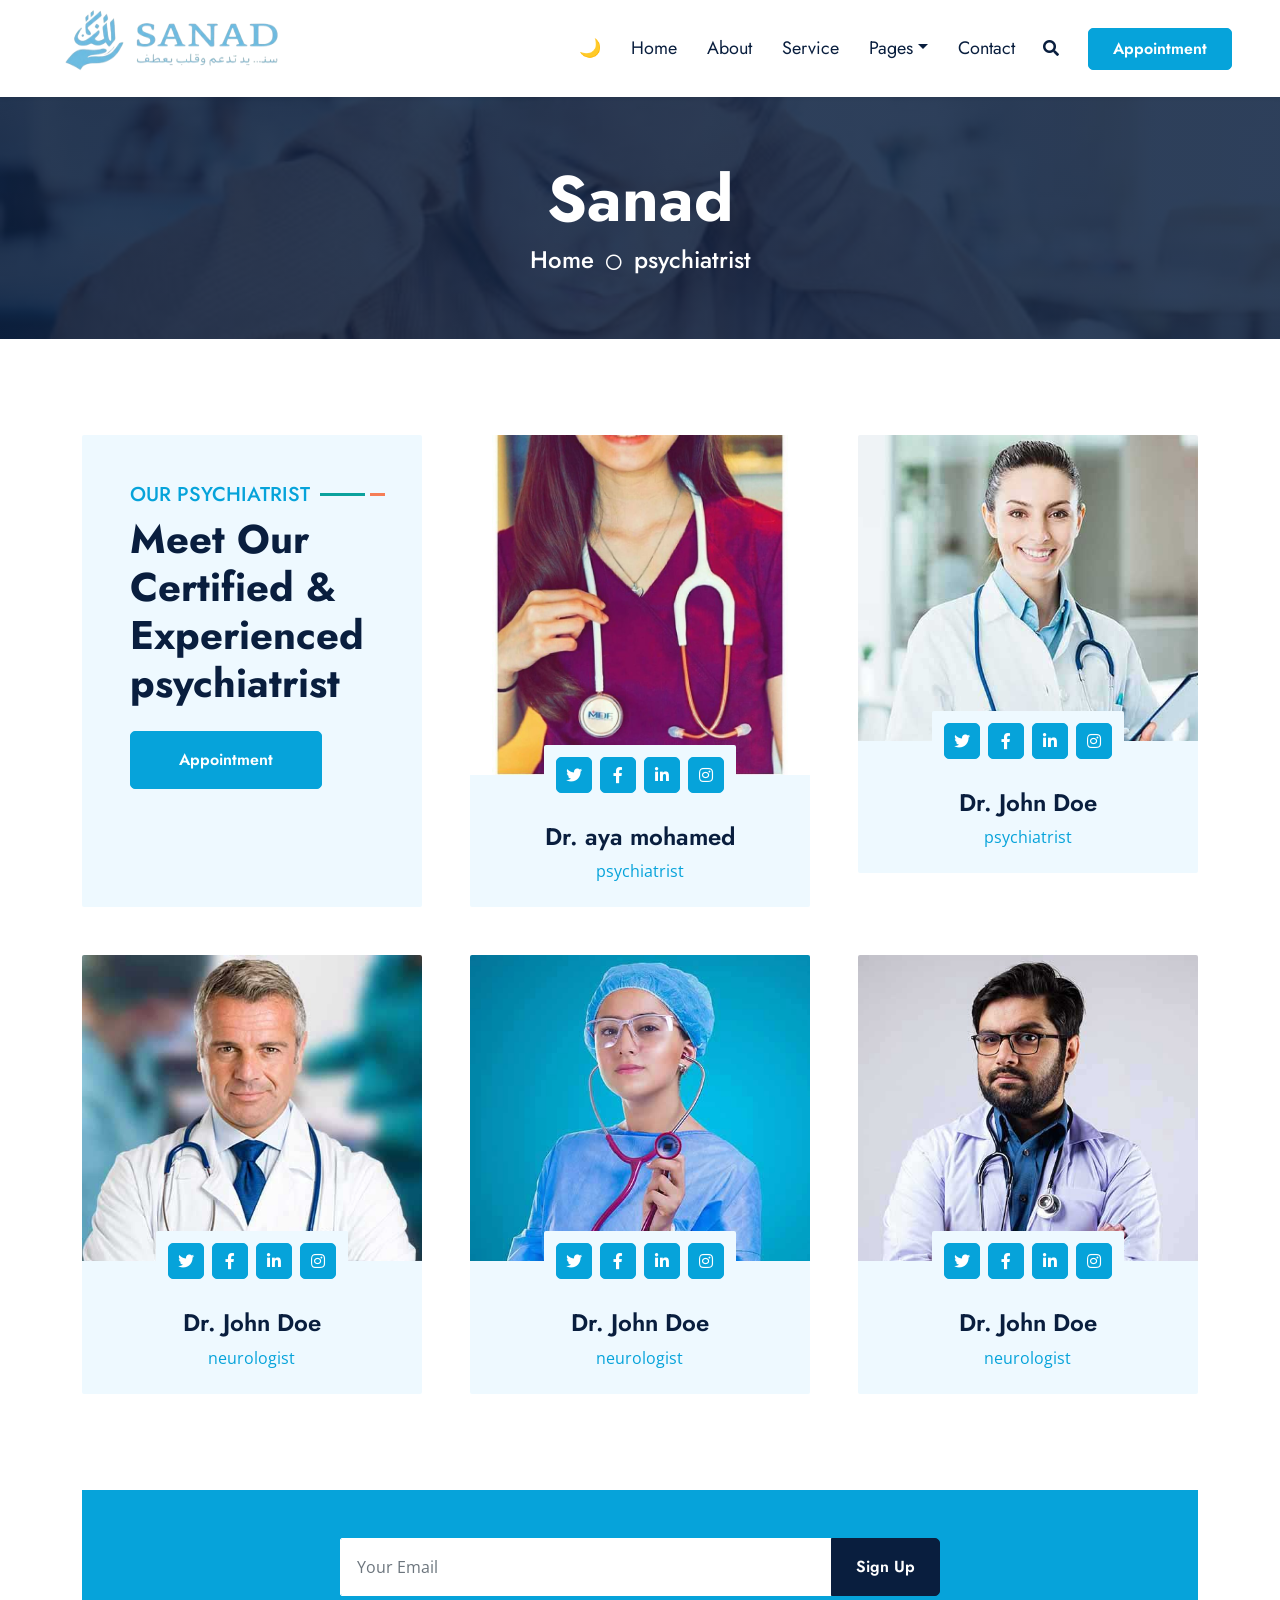
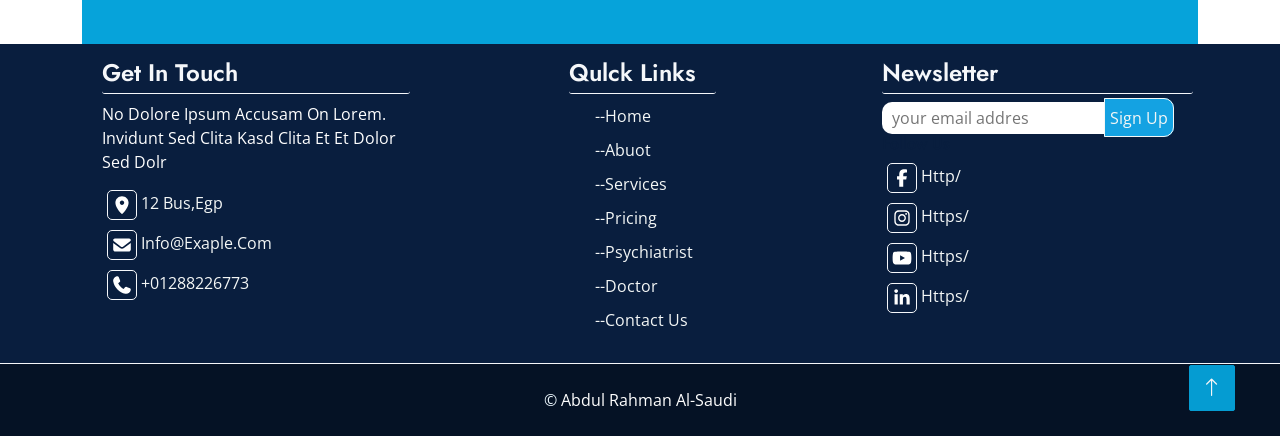
<file: Sanad_/html/team.html>
<!DOCTYPE html>
<html lang="en">

<head>
    <meta charset="utf-8">
    <title>sanad_5</title>
    <meta content="width=device-width, initial-scale=1.0" name="viewport">
    <meta content="Free HTML Templates" name="keywords">
    <meta content="Free HTML Templates" name="description">

    <!-- Favicon -->
    <link href="../img/favicon.ico" rel="icon">

    <!-- Google Web Fonts -->
    <link rel="preconnect" href="https://fonts.gstatic.com">
    <link href="https://fonts.googleapis.com/css2?family=Jost:wght@500;600;700&family=Open+Sans:wght@400;600&display=swap" rel="stylesheet"> 

    <!-- Icon Font Stylesheet -->
    <link href="https://cdnjs.cloudflare.com/ajax/libs/font-awesome/5.10.0/css/all.min.css" rel="stylesheet">
    <link href="https://cdn.jsdelivr.net/npm/bootstrap-icons@1.4.1/font/bootstrap-icons.css" rel="stylesheet">

    <!-- Libraries Stylesheet -->
    <link href="../lib/owlcarousel/assets/owl.carousel.min.css" rel="stylesheet">
    <link href="../lib/animate/animate.min.css" rel="stylesheet">
    <link href="../lib/tempusdominus/css/tempusdominus-bootstrap-4.min.css" rel="stylesheet" />
    <link href="../lib/twentytwenty/twentytwenty.css" rel="stylesheet" />

    <!-- Customized Bootstrap Stylesheet -->
    <link href="../css/bootstrap.min.css" rel="stylesheet">

    <!-- Template Stylesheet -->
    <link href="../css/style.css" rel="stylesheet">
</head>

<body>
    <!-- Spinner Start -->
    <div id="spinner" class="show bg-white position-fixed translate-middle w-100 vh-100 top-50 start-50 d-flex align-items-center justify-content-center">
        <div class="spinner-grow text-primary m-1" role="status">
            <span class="sr-only">Loading...</span>
        </div>
        <div class="spinner-grow text-dark m-1" role="status">
            <span class="sr-only">Loading...</span>
        </div>
        <div class="spinner-grow text-secondary m-1" role="status">
            <span class="sr-only">Loading...</span>
        </div>
    </div>
    <!-- Spinner End -->


    


  <nav class="navbar navbar-expand-lg bg-white navbar-light shadow-sm px-5 py-3 py-lg-0" style=" height:fit-content;">
        <a href="../index.html"style=""  class="navbar-brand p-0">
            <!--<h1 class="m-0 text-primary"><i class="fa fa-tooth me-2"></i></5h1>-->
            <img class="img_logo"  src="../img/WhatsApp_Image_2025-12-15_at_19.39.44_73a081ef-removebg-preview.png" alt="">
        </a>
        <button class="navbar-toggler" type="button" data-bs-toggle="collapse" data-bs-target="#navbarCollapse">
            <span class="navbar-toggler-icon"></span>
        </button>
        <div class="collapse navbar-collapse" id="navbarCollapse">
            <div class="navbar-nav ms-auto py-0">
                <a id="themeBtn" class="nav-item nav-link  theme-toggle " aria-label="Toggle theme" >🌙</a>
                <a href="../index.html" class="nav-item nav-link">Home</a>
                <a href="./about.html" class="nav-item nav-link ">About</a>
                <a href="./service.html" class="nav-item nav-link">Service</a>
                <div class="nav-item dropdown">
                    <a href="#" class="nav-link dropdown-toggle" data-bs-toggle="dropdown">Pages</a>
                    <div class="dropdown-menu m-0">
                        <a href="./price.html" class="dropdown-item">Pricing Plan</a>
                        <a href="./team.html" class="dropdown-item active">Our psychiatrist</a>
                        <a href="./testimonial.html" class="dropdown-item">Testimonial</a>
                        <a href="./appointment.html" class="dropdown-item">Appointment</a>
                        <a href="./doctor.html" class="dropdown-item">doctor</a>                    </div>
                </div>
                <a href="./contact.html" class="nav-item nav-link">Contact</a>
            </div>
            <button type="button" class="btn text-dark" data-bs-toggle="modal" data-bs-target="#searchModal"><i class="fa fa-search"></i></button>
            <a href="./appointment.html" class="btn btn-primary py-2 px-4 ms-3">Appointment</a>
        </div>
    </nav>
    <!-- Navbar End -->


    <!-- Full Screen Search Start -->
    <div class="modal fade" id="searchModal" tabindex="-1">
        <div class="modal-dialog modal-fullscreen">
            <div class="modal-content" style="background: rgba(9, 30, 62, .7);">
                <div class="modal-header border-0">
                    <button type="button" class="btn bg-white btn-close" data-bs-dismiss="modal" aria-label="Close"></button>
                </div>
                <div class="modal-body d-flex align-items-center justify-content-center">
                    <div class="input-group" style="max-width: 600px;">
                        <input type="text" class="form-control bg-transparent border-primary p-3" placeholder="Type search keyword">
                        <button class="btn btn-primary px-4"><i class="bi bi-search"></i></button>
                    </div>
                </div>
            </div>
        </div>
    </div>
    <!-- Full Screen Search End -->


    <!-- Hero Start -->
    <div class="container-fluid bg-primary py-5 hero-header mb-5">
        <div class="row py-3">
            <div class="col-12 text-center">
                <h1 class="display-3 text-white animated zoomIn">Sanad</h1>
                <a href="../index.html" class="h4 text-white">Home</a>
                <i class="far fa-circle text-white px-2"></i>
                <a href="./team.html" class="h4 text-white">psychiatrist</a>
            </div>
        </div>
    </div>
    <!-- Hero End -->


    <!-- Team Start -->
    <div class="container-fluid py-5">
        <div class="container">
            <div class="row g-5">
                <div class="col-lg-4 wow slideInUp" data-wow-delay="0.1s">
                    <div class="section-title bg-light rounded h-100 p-5">
                        <h5 class="position-relative d-inline-block text-primary text-uppercase">Our psychiatrist</h5>
                        <h1 class="display-6 mb-4">Meet Our Certified & Experienced psychiatrist</h1>
                        <a href="./appointment.html" class="btn btn-primary py-3 px-5">Appointment</a>
                    </div>
                </div>
                <div class="col-lg-4 wow slideInUp" data-wow-delay="0.3s">
                    <div class="team-item">
                        <div class="position-relative rounded-top" style="z-index: 1;">
                            <img class="img-fluid rounded-top w-100" src="../img/2e18da0283332bc05a0764dea012894a.jpg" alt="">
                            <div class="position-absolute top-100 start-50 translate-middle bg-light rounded p-2 d-flex">
                                <a class="btn btn-primary btn-square m-1" href="#"><i class="fab fa-twitter fw-normal"></i></a>
                                <a class="btn btn-primary btn-square m-1" href="#"><i class="fab fa-facebook-f fw-normal"></i></a>
                                <a class="btn btn-primary btn-square m-1" href="#"><i class="fab fa-linkedin-in fw-normal"></i></a>
                                <a class="btn btn-primary btn-square m-1" href="#"><i class="fab fa-instagram fw-normal"></i></a>
                            </div>
                        </div>
                        <div class="team-text position-relative bg-light text-center rounded-bottom p-4 pt-5">
                            <h4 class="mb-2">Dr. aya mohamed</h4>
                            <p class="text-primary mb-0">psychiatrist</p>
                        </div>
                    </div>
                </div>
                <div class="col-lg-4 wow slideInUp" data-wow-delay="0.6s">
                    <div class="team-item">
                        <div class="position-relative rounded-top" style="z-index: 1;">
                            <img class="img-fluid rounded-top w-100" src="../img/team-2.jpg" alt="">
                            <div class="position-absolute top-100 start-50 translate-middle bg-light rounded p-2 d-flex">
                                <a class="btn btn-primary btn-square m-1" href="#"><i class="fab fa-twitter fw-normal"></i></a>
                                <a class="btn btn-primary btn-square m-1" href="#"><i class="fab fa-facebook-f fw-normal"></i></a>
                                <a class="btn btn-primary btn-square m-1" href="#"><i class="fab fa-linkedin-in fw-normal"></i></a>
                                <a class="btn btn-primary btn-square m-1" href="#"><i class="fab fa-instagram fw-normal"></i></a>
                            </div>
                        </div>
                        <div class="team-text position-relative bg-light text-center rounded-bottom p-4 pt-5">
                            <h4 class="mb-2">Dr. John Doe</h4>
                            <p class="text-primary mb-0">psychiatrist</p>
                        </div>
                    </div>
                </div>
                <div class="col-lg-4 wow slideInUp" data-wow-delay="0.1s">
                    <div class="team-item">
                        <div class="position-relative rounded-top" style="z-index: 1;">
                            <img class="img-fluid rounded-top w-100" src="../img/team-3.jpg" alt="">
                            <div class="position-absolute top-100 start-50 translate-middle bg-light rounded p-2 d-flex">
                                <a class="btn btn-primary btn-square m-1" href="#"><i class="fab fa-twitter fw-normal"></i></a>
                                <a class="btn btn-primary btn-square m-1" href="#"><i class="fab fa-facebook-f fw-normal"></i></a>
                                <a class="btn btn-primary btn-square m-1" href="#"><i class="fab fa-linkedin-in fw-normal"></i></a>
                                <a class="btn btn-primary btn-square m-1" href="#"><i class="fab fa-instagram fw-normal"></i></a>
                            </div>
                        </div>
                        <div class="team-text position-relative bg-light text-center rounded-bottom p-4 pt-5">
                            <h4 class="mb-2">Dr. John Doe</h4>
                            <p class="text-primary mb-0">neurologist</p>
                        </div>
                    </div>
                </div>
                <div class="col-lg-4 wow slideInUp" data-wow-delay="0.3s">
                    <div class="team-item">
                        <div class="position-relative rounded-top" style="z-index: 1;">
                            <img class="img-fluid rounded-top w-100" src="../img/team-4.jpg" alt="">
                            <div class="position-absolute top-100 start-50 translate-middle bg-light rounded p-2 d-flex">
                                <a class="btn btn-primary btn-square m-1" href="#"><i class="fab fa-twitter fw-normal"></i></a>
                                <a class="btn btn-primary btn-square m-1" href="#"><i class="fab fa-facebook-f fw-normal"></i></a>
                                <a class="btn btn-primary btn-square m-1" href="#"><i class="fab fa-linkedin-in fw-normal"></i></a>
                                <a class="btn btn-primary btn-square m-1" href="#"><i class="fab fa-instagram fw-normal"></i></a>
                            </div>
                        </div>
                        <div class="team-text position-relative bg-light text-center rounded-bottom p-4 pt-5">
                            <h4 class="mb-2">Dr. John Doe</h4>
                            <p class="text-primary mb-0">neurologist</p>
                        </div>
                    </div>
                </div>
                <div class="col-lg-4 wow slideInUp" data-wow-delay="0.6s">
                    <div class="team-item">
                        <div class="position-relative rounded-top" style="z-index: 1;">
                            <img class="img-fluid rounded-top w-100" src="../img/team-5.jpg" alt="">
                            <div class="position-absolute top-100 start-50 translate-middle bg-light rounded p-2 d-flex">
                                <a class="btn btn-primary btn-square m-1" href="#"><i class="fab fa-twitter fw-normal"></i></a>
                                <a class="btn btn-primary btn-square m-1" href="#"><i class="fab fa-facebook-f fw-normal"></i></a>
                                <a class="btn btn-primary btn-square m-1" href="#"><i class="fab fa-linkedin-in fw-normal"></i></a>
                                <a class="btn btn-primary btn-square m-1" href="#"><i class="fab fa-instagram fw-normal"></i></a>
                            </div>
                        </div>
                        <div class="team-text position-relative bg-light text-center rounded-bottom p-4 pt-5">
                            <h4 class="mb-2">Dr. John Doe</h4>
                            <p class="text-primary mb-0">neurologist</p>
                        </div>
                    </div>
                </div>
            </div>
        </div>
    </div>
    <!-- Team End -->
    

    <!-- Newsletter Start -->
    <div class="container-fluid position-relative pt-5 wow fadeInUp" data-wow-delay="0.1s" style="z-index: 1;">
        <div class="container">
            <div class="bg-primary p-5">
                <form class="mx-auto" style="max-width: 600px;">
                    <div class="input-group">
                        <input type="text" class="form-control border-white p-3" placeholder="Your Email">
                        <button class="btn btn-dark px-4">Sign Up</button>
                    </div>
                </form>
            </div>
        </div>
    </div>
    <!-- Newsletter End -->
    

     <!-- Footer Start -->
     <div class="foters " data-wow-delay="0.3s">
        <div class="linkes dele_100">
            <h3>get in touch</h3>
            <p>no dolore ipsum accusam on lorem.<br>
              invidunt sed clita kasd clita et et dolor<br> sed dolr
            </p>
            <div class="icon_link ">
              <a href="#">
                <svg xmlns="http://www.w3.org/2000/svg" viewBox="0 0 640 640"><!--!Font Awesome Free v7.1.0 by @fontawesome - https://fontawesome.com License - https://fontawesome.com/license/free Copyright 2025 Fonticons, Inc.--><path fill="#ffffff" d="M128 252.6C128 148.4 214 64 320 64C426 64 512 148.4 512 252.6C512 371.9 391.8 514.9 341.6 569.4C329.8 582.2 310.1 582.2 298.3 569.4C248.1 514.9 127.9 371.9 127.9 252.6zM320 320C355.3 320 384 291.3 384 256C384 220.7 355.3 192 320 192C284.7 192 256 220.7 256 256C256 291.3 284.7 320 320 320z"/></svg>
                12 bus,egp 
              </a>
              <a href="#">
                <svg xmlns="http://www.w3.org/2000/svg" viewBox="0 0 640 640"><!--!Font Awesome Free v7.1.0 by @fontawesome - https://fontawesome.com License - https://fontawesome.com/license/free Copyright 2025 Fonticons, Inc.--><path fill="#ffffff" d="M112 128C85.5 128 64 149.5 64 176C64 191.1 71.1 205.3 83.2 214.4L291.2 370.4C308.3 383.2 331.7 383.2 348.8 370.4L556.8 214.4C568.9 205.3 576 191.1 576 176C576 149.5 554.5 128 528 128L112 128zM64 260L64 448C64 483.3 92.7 512 128 512L512 512C547.3 512 576 483.3 576 448L576 260L377.6 408.8C343.5 434.4 296.5 434.4 262.4 408.8L64 260z"/></svg>
                info@exaple.com
              </a>
              <a href="#">
                <svg xmlns="http://www.w3.org/2000/svg" viewBox="0 0 640 640"><!--!Font Awesome Free v7.1.0 by @fontawesome - https://fontawesome.com License - https://fontawesome.com/license/free Copyright 2025 Fonticons, Inc.--><path fill="#ffffff" d="M224.2 89C216.3 70.1 195.7 60.1 176.1 65.4L170.6 66.9C106 84.5 50.8 147.1 66.9 223.3C104 398.3 241.7 536 416.7 573.1C493 589.3 555.5 534 573.1 469.4L574.6 463.9C580 444.2 569.9 423.6 551.1 415.8L453.8 375.3C437.3 368.4 418.2 373.2 406.8 387.1L368.2 434.3C297.9 399.4 241.3 341 208.8 269.3L253 233.3C266.9 222 271.6 202.9 264.8 186.3L224.2 89z"/></svg>
                +01288226773
              </a>

            </div>
        </div>
        <div class="support dele_350 ">
            <h3>qulck links</h3>
            <ul>
                <li><a href="../index.html">--home</a></li>
                <li><a href="./about.html">--abuot</a></li>
                <li><a href="./service.html">--Services</a></li>
                <li><a href="./price.html">--Pricing</a></li>
                <li><a href="./team.html">--psychiatrist</a></li>
                <li><a href="./doctor.html">--doctor</a></li>
                <li><a href="./contact.html">--contact us</a></li>
            </ul>
        </div>
        <div class="download dele_600  ">

            <h3>newsletter</h3>
            <div class="form_">
              <input type="email" placeholder="your email addres">
              <a href="#">sign up</a>
            </div>
            <h6>follow us</h6>
            <div class="icon_link ">
            <a href="#">
                <svg xmlns="http://www.w3.org/2000/svg" viewBox="0 0 640 640"><!--!Font Awesome Free v7.1.0 by @fontawesome - https://fontawesome.com License - https://fontawesome.com/license/free Copyright 2025 Fonticons, Inc.--><path fill="#ffffff" d="M240 363.3L240 576L356 576L356 363.3L442.5 363.3L460.5 265.5L356 265.5L356 230.9C356 179.2 376.3 159.4 428.7 159.4C445 159.4 458.1 159.8 465.7 160.6L465.7 71.9C451.4 68 416.4 64 396.2 64C289.3 64 240 114.5 240 223.4L240 265.5L174 265.5L174 363.3L240 363.3z"/></svg>
                http/
            </a>
            <a href="#">
                <svg xmlns="http://www.w3.org/2000/svg" viewBox="0 0 640 640"><!--!Font Awesome Free v7.1.0 by @fontawesome - https://fontawesome.com License - https://fontawesome.com/license/free Copyright 2025 Fonticons, Inc.--><path fill="#fafafa" d="M320.3 205C256.8 204.8 205.2 256.2 205 319.7C204.8 383.2 256.2 434.8 319.7 435C383.2 435.2 434.8 383.8 435 320.3C435.2 256.8 383.8 205.2 320.3 205zM319.7 245.4C360.9 245.2 394.4 278.5 394.6 319.7C394.8 360.9 361.5 394.4 320.3 394.6C279.1 394.8 245.6 361.5 245.4 320.3C245.2 279.1 278.5 245.6 319.7 245.4zM413.1 200.3C413.1 185.5 425.1 173.5 439.9 173.5C454.7 173.5 466.7 185.5 466.7 200.3C466.7 215.1 454.7 227.1 439.9 227.1C425.1 227.1 413.1 215.1 413.1 200.3zM542.8 227.5C541.1 191.6 532.9 159.8 506.6 133.6C480.4 107.4 448.6 99.2 412.7 97.4C375.7 95.3 264.8 95.3 227.8 97.4C192 99.1 160.2 107.3 133.9 133.5C107.6 159.7 99.5 191.5 97.7 227.4C95.6 264.4 95.6 375.3 97.7 412.3C99.4 448.2 107.6 480 133.9 506.2C160.2 532.4 191.9 540.6 227.8 542.4C264.8 544.5 375.7 544.5 412.7 542.4C448.6 540.7 480.4 532.5 506.6 506.2C532.8 480 541 448.2 542.8 412.3C544.9 375.3 544.9 264.5 542.8 227.5zM495 452C487.2 471.6 472.1 486.7 452.4 494.6C422.9 506.3 352.9 503.6 320.3 503.6C287.7 503.6 217.6 506.2 188.2 494.6C168.6 486.8 153.5 471.7 145.6 452C133.9 422.5 136.6 352.5 136.6 319.9C136.6 287.3 134 217.2 145.6 187.8C153.4 168.2 168.5 153.1 188.2 145.2C217.7 133.5 287.7 136.2 320.3 136.2C352.9 136.2 423 133.6 452.4 145.2C472 153 487.1 168.1 495 187.8C506.7 217.3 504 287.3 504 319.9C504 352.5 506.7 422.6 495 452z"/></svg>
                https/
            </a>
            <a href="#">
                <svg xmlns="http://www.w3.org/2000/svg" viewBox="0 0 640 640"><!--!Font Awesome Free v7.1.0 by @fontawesome - https://fontawesome.com License - https://fontawesome.com/license/free Copyright 2025 Fonticons, Inc.--><path fill="#ffffff" d="M581.7 188.1C575.5 164.4 556.9 145.8 533.4 139.5C490.9 128 320.1 128 320.1 128C320.1 128 149.3 128 106.7 139.5C83.2 145.8 64.7 164.4 58.4 188.1C47 231 47 320.4 47 320.4C47 320.4 47 409.8 58.4 452.7C64.7 476.3 83.2 494.2 106.7 500.5C149.3 512 320.1 512 320.1 512C320.1 512 490.9 512 533.5 500.5C557 494.2 575.5 476.3 581.8 452.7C593.2 409.8 593.2 320.4 593.2 320.4C593.2 320.4 593.2 231 581.8 188.1zM264.2 401.6L264.2 239.2L406.9 320.4L264.2 401.6z"/></svg>
                https/
            </a>
            <a href="#">
                <svg xmlns="http://www.w3.org/2000/svg" viewBox="0 0 640 640"><!--!Font Awesome Free v7.1.0 by @fontawesome - https://fontawesome.com License - https://fontawesome.com/license/free Copyright 2025 Fonticons, Inc.--><path fill="#ffffff" d="M196.3 512L103.4 512L103.4 212.9L196.3 212.9L196.3 512zM149.8 172.1C120.1 172.1 96 147.5 96 117.8C96 103.5 101.7 89.9 111.8 79.8C121.9 69.7 135.6 64 149.8 64C164 64 177.7 69.7 187.8 79.8C197.9 89.9 203.6 103.6 203.6 117.8C203.6 147.5 179.5 172.1 149.8 172.1zM543.9 512L451.2 512L451.2 366.4C451.2 331.7 450.5 287.2 402.9 287.2C354.6 287.2 347.2 324.9 347.2 363.9L347.2 512L254.4 512L254.4 212.9L343.5 212.9L343.5 253.7L344.8 253.7C357.2 230.2 387.5 205.4 432.7 205.4C526.7 205.4 544 267.3 544 347.7L544 512L543.9 512z"/></svg>
                https/
            </a>
        </div>
        
        </div>
         
    </div>
  </div>
    <!----->
    <div class="container-fluid text-light py-4" style="background: #051225; text-align: center;">
        <p  class="mb-md-0">&copy; <a  class="text-white " href="#">Abdul Rahman Al-Saudi</a></p>
    </div>
    <!-- Footer End -->


    <!-- Back to Top -->
    <a href="#" class="btn btn-lg btn-primary btn-lg-square rounded back-to-top"><i class="bi bi-arrow-up"></i></a>


    <!-- JavaScript Libraries -->
    <script src="https://code.jquery.com/jquery-3.4.1.min.js"></script>
    <script src="https://cdn.jsdelivr.net/npm/bootstrap@5.0.0/dist/js/bootstrap.bundle.min.js"></script>
    <script src="../lib/wow/wow.min.js"></script>
    <script src="../lib/easing/easing.min.js"></script>
    <script src="../lib/waypoints/waypoints.min.js"></script>
    <script src="../lib/owlcarousel/owl.carousel.min.js"></script>
    <script src="../lib/tempusdominus/js/moment.min.js"></script>
    <script src="../lib/tempusdominus/js/moment-timezone.min.js"></script>
    <script src="../lib/tempusdominus/js/tempusdominus-bootstrap-4.min.js"></script>
    <script src="../lib/twentytwenty/jquery.event.move.js"></script>
    <script src="../lib/twentytwenty/jquery.twentytwenty.js"></script>

    <!-- Template Javascript -->
    <script src="../js/main.js"></script>
</body>

</html>
</file>
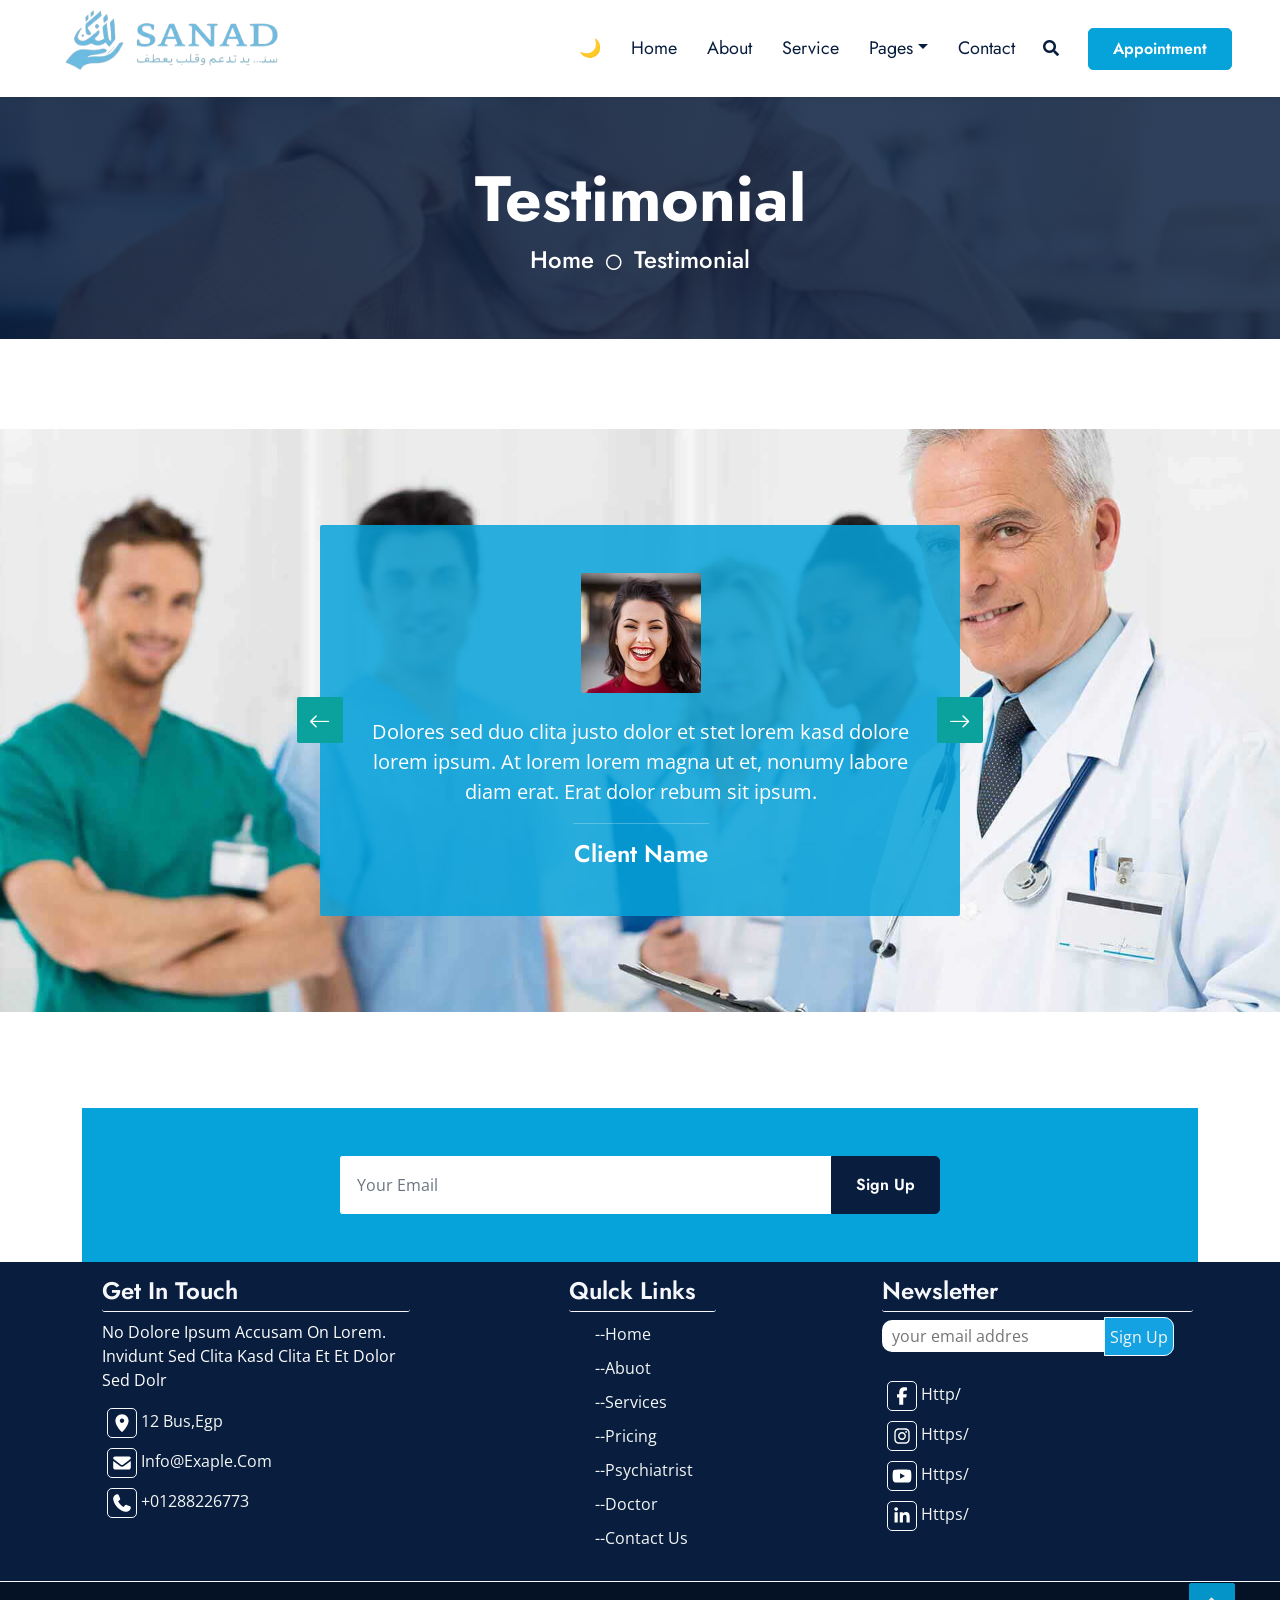
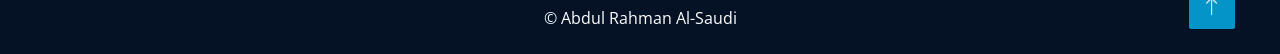
<file: Sanad_/html/testimonial.html>
<!DOCTYPE html>
<html lang="en">

<head>
    <meta charset="utf-8">
    <title>sanad_5</title>
    <meta content="width=device-width, initial-scale=1.0" name="viewport">
    <meta content="Free HTML Templates" name="keywords">
    <meta content="Free HTML Templates" name="description">

    <!-- Favicon -->
    <link href="../img/favicon.ico" rel="icon">

    <!-- Google Web Fonts -->
    <link rel="preconnect" href="https://fonts.gstatic.com">
    <link href="https://fonts.googleapis.com/css2?family=Jost:wght@500;600;700&family=Open+Sans:wght@400;600&display=swap" rel="stylesheet"> 

    <!-- Icon Font Stylesheet -->
    <link href="https://cdnjs.cloudflare.com/ajax/libs/font-awesome/5.10.0/css/all.min.css" rel="stylesheet">
    <link href="https://cdn.jsdelivr.net/npm/bootstrap-icons@1.4.1/font/bootstrap-icons.css" rel="stylesheet">

    <!-- Libraries Stylesheet -->
    <link href="../lib/owlcarousel/assets/owl.carousel.min.css" rel="stylesheet">
    <link href="../lib/animate/animate.min.css" rel="stylesheet">
    <link href="../lib/tempusdominus/css/tempusdominus-bootstrap-4.min.css" rel="stylesheet" />
    <link href="../lib/twentytwenty/twentytwenty.css" rel="stylesheet" />

    <!-- Customized Bootstrap Stylesheet -->
    <link href="../css/bootstrap.min.css" rel="stylesheet">

    <!-- Template Stylesheet -->
    <link href="../css/style.css" rel="stylesheet">
</head>

<body>
    <!-- Spinner Start -->
    <div id="spinner" class="show bg-white position-fixed translate-middle w-100 vh-100 top-50 start-50 d-flex align-items-center justify-content-center">
        <div class="spinner-grow text-primary m-1" role="status">
            <span class="sr-only">Loading...</span>
        </div>
        <div class="spinner-grow text-dark m-1" role="status">
            <span class="sr-only">Loading...</span>
        </div>
        <div class="spinner-grow text-secondary m-1" role="status">
            <span class="sr-only">Loading...</span>
        </div>
    </div>
    <!-- Spinner End -->


    


    <!-- Navbar Start -->
    <nav class="navbar navbar-expand-lg bg-white navbar-light shadow-sm px-5 py-3 py-lg-0" style=" height:fit-content;">
        <a href="../index.html"style=""  class="navbar-brand p-0">
            <!--<h1 class="m-0 text-primary"><i class="fa fa-tooth me-2"></i></5h1>-->
            <img class="img_logo"  src="../img/WhatsApp_Image_2025-12-15_at_19.39.44_73a081ef-removebg-preview.png" alt="">
        </a>
        <button class="navbar-toggler" type="button" data-bs-toggle="collapse" data-bs-target="#navbarCollapse">
            <span class="navbar-toggler-icon"></span>
        </button>
        <div class="collapse navbar-collapse" id="navbarCollapse">
            <div class="navbar-nav ms-auto py-0">
                <a id="themeBtn" class="nav-item nav-link  theme-toggle " aria-label="Toggle theme" >🌙</a>
                <a href="../index.html" class="nav-item nav-link">Home</a>
                <a href="./about.html" class="nav-item nav-link ">About</a>
                <a href="./service.html" class="nav-item nav-link">Service</a>
                <div class="nav-item dropdown">
                    <a href="#" class="nav-link dropdown-toggle" data-bs-toggle="dropdown">Pages</a>
                    <div class="dropdown-menu m-0">
                        <a href="./price.html" class="dropdown-item">Pricing Plan</a>
                        <a href="./team.html" class="dropdown-item">Our psychiatrist</a>
                        <a href="./testimonial.html" class="dropdown-item active">Testimonial</a>
                        <a href="./appointment.html" class="dropdown-item">Appointment</a>
                        <a href="./doctor.html" class="dropdown-item">doctor</a>                    </div>
                </div>
                <a href="./contact.html" class="nav-item nav-link">Contact</a>
            </div>
            <button type="button" class="btn text-dark" data-bs-toggle="modal" data-bs-target="#searchModal"><i class="fa fa-search"></i></button>
            <a href="./appointment.html" class="btn btn-primary py-2 px-4 ms-3">Appointment</a>
        </div>
    </nav>
    <!-- Navbar End -->


    <!-- Full Screen Search Start -->
    <div class="modal fade" id="searchModal" tabindex="-1">
        <div class="modal-dialog modal-fullscreen">
            <div class="modal-content" style="background: rgba(9, 30, 62, .7);">
                <div class="modal-header border-0">
                    <button type="button" class="btn bg-white btn-close" data-bs-dismiss="modal" aria-label="Close"></button>
                </div>
                <div class="modal-body d-flex align-items-center justify-content-center">
                    <div class="input-group" style="max-width: 600px;">
                        <input type="text" class="form-control bg-transparent border-primary p-3" placeholder="Type search keyword">
                        <button class="btn btn-primary px-4"><i class="bi bi-search"></i></button>
                    </div>
                </div>
            </div>
        </div>
    </div>
    <!-- Full Screen Search End -->
 

    <!-- Hero Start -->
    <div class="container-fluid bg-primary py-5 hero-header mb-5">
        <div class="row py-3">
            <div class="col-12 text-center">
                <h1 class="display-3 text-white animated zoomIn">Testimonial</h1>
                <a href="../index.html" class="h4 text-white">Home</a>
                <i class="far fa-circle text-white px-2"></i>
                <a href="./testimonial.html" class="h4 text-white">Testimonial</a>
            </div>
        </div>
    </div>
    <!-- Hero End -->


    <!-- Testimonial Start -->
    <div class="container-fluid bg-primary bg-testimonial py-5 mb-5 wow fadeInUp" data-wow-delay="0.1s" style="margin-top: 90px;">
        <div class="container py-5">
            <div class="row justify-content-center">
                <div class="col-lg-7">
                    <div class="owl-carousel testimonial-carousel rounded p-5 wow zoomIn" data-wow-delay="0.6s">
                        <div class="testimonial-item text-center text-white">
                            <img class="img-fluid mx-auto rounded mb-4" src="../img/testimonial-1.jpg" alt="">
                            <p class="fs-5">Dolores sed duo clita justo dolor et stet lorem kasd dolore lorem ipsum. At lorem lorem magna ut et, nonumy labore diam erat. Erat dolor rebum sit ipsum.</p>
                            <hr class="mx-auto w-25">
                            <h4 class="text-white mb-0">Client Name</h4>
                        </div>
                        <div class="testimonial-item text-center text-white">
                            <img class="img-fluid mx-auto rounded mb-4" src="../img/testimonial-2.jpg" alt="">
                            <p class="fs-5">Dolores sed duo clita justo dolor et stet lorem kasd dolore lorem ipsum. At lorem lorem magna ut et, nonumy labore diam erat. Erat dolor rebum sit ipsum.</p>
                            <hr class="mx-auto w-25">
                            <h4 class="text-white mb-0">Client Name</h4>
                        </div>
                    </div>
                </div>
            </div>
        </div>
    </div>
    <!-- Testimonial End -->
    

    <!-- Newsletter Start -->
    <div class="container-fluid position-relative pt-5 wow fadeInUp" data-wow-delay="0.1s" style="z-index: 1;">
        <div class="container">
            <div class="bg-primary p-5">
                <form class="mx-auto" style="max-width: 600px;">
                    <div class="input-group">
                        <input type="text" class="form-control border-white p-3" placeholder="Your Email">
                        <button class="btn btn-dark px-4">Sign Up</button>
                    </div>
                </form>
            </div>
        </div>
    </div>
    <!-- Newsletter End -->
    

    <!-- Footer Start -->
     <div class="foters " data-wow-delay="0.3s">
        <div class="linkes dele_100">
            <h3>get in touch</h3>
            <p>no dolore ipsum accusam on lorem.<br>
              invidunt sed clita kasd clita et et dolor<br> sed dolr
            </p>
            <div class="icon_link ">
              <a href="#">
                <svg xmlns="http://www.w3.org/2000/svg" viewBox="0 0 640 640"><!--!Font Awesome Free v7.1.0 by @fontawesome - https://fontawesome.com License - https://fontawesome.com/license/free Copyright 2025 Fonticons, Inc.--><path fill="#ffffff" d="M128 252.6C128 148.4 214 64 320 64C426 64 512 148.4 512 252.6C512 371.9 391.8 514.9 341.6 569.4C329.8 582.2 310.1 582.2 298.3 569.4C248.1 514.9 127.9 371.9 127.9 252.6zM320 320C355.3 320 384 291.3 384 256C384 220.7 355.3 192 320 192C284.7 192 256 220.7 256 256C256 291.3 284.7 320 320 320z"/></svg>
                12 bus,egp 
              </a>
              <a href="#">
                <svg xmlns="http://www.w3.org/2000/svg" viewBox="0 0 640 640"><!--!Font Awesome Free v7.1.0 by @fontawesome - https://fontawesome.com License - https://fontawesome.com/license/free Copyright 2025 Fonticons, Inc.--><path fill="#ffffff" d="M112 128C85.5 128 64 149.5 64 176C64 191.1 71.1 205.3 83.2 214.4L291.2 370.4C308.3 383.2 331.7 383.2 348.8 370.4L556.8 214.4C568.9 205.3 576 191.1 576 176C576 149.5 554.5 128 528 128L112 128zM64 260L64 448C64 483.3 92.7 512 128 512L512 512C547.3 512 576 483.3 576 448L576 260L377.6 408.8C343.5 434.4 296.5 434.4 262.4 408.8L64 260z"/></svg>
                info@exaple.com
              </a>
              <a href="#">
                <svg xmlns="http://www.w3.org/2000/svg" viewBox="0 0 640 640"><!--!Font Awesome Free v7.1.0 by @fontawesome - https://fontawesome.com License - https://fontawesome.com/license/free Copyright 2025 Fonticons, Inc.--><path fill="#ffffff" d="M224.2 89C216.3 70.1 195.7 60.1 176.1 65.4L170.6 66.9C106 84.5 50.8 147.1 66.9 223.3C104 398.3 241.7 536 416.7 573.1C493 589.3 555.5 534 573.1 469.4L574.6 463.9C580 444.2 569.9 423.6 551.1 415.8L453.8 375.3C437.3 368.4 418.2 373.2 406.8 387.1L368.2 434.3C297.9 399.4 241.3 341 208.8 269.3L253 233.3C266.9 222 271.6 202.9 264.8 186.3L224.2 89z"/></svg>
                +01288226773
              </a>

            </div>
        </div>
        <div class="support dele_350 ">
            <h3>qulck links</h3>
            <ul>
                <li><a href="../index.html">--home</a></li>
                <li><a href="./about.html">--abuot</a></li>
                <li><a href="./service.html">--Services</a></li>
                <li><a href="./price.html">--Pricing</a></li>
                <li><a href="./team.html">--psychiatrist</a></li>
                <li><a href="./doctor.html">--doctor</a></li>
                <li><a href="./contact.html">--contact us</a></li>
            </ul>
        </div>
        <div class="download dele_600  ">

            <h3>newsletter</h3>
            <div class="form_">
              <input type="email" placeholder="your email addres">
              <a href="#">sign up</a>
            </div>
            <h6>follow us</h6>
            <div class="icon_link ">
            <a href="#">
                <svg xmlns="http://www.w3.org/2000/svg" viewBox="0 0 640 640"><!--!Font Awesome Free v7.1.0 by @fontawesome - https://fontawesome.com License - https://fontawesome.com/license/free Copyright 2025 Fonticons, Inc.--><path fill="#ffffff" d="M240 363.3L240 576L356 576L356 363.3L442.5 363.3L460.5 265.5L356 265.5L356 230.9C356 179.2 376.3 159.4 428.7 159.4C445 159.4 458.1 159.8 465.7 160.6L465.7 71.9C451.4 68 416.4 64 396.2 64C289.3 64 240 114.5 240 223.4L240 265.5L174 265.5L174 363.3L240 363.3z"/></svg>
                http/
            </a>
            <a href="#">
                <svg xmlns="http://www.w3.org/2000/svg" viewBox="0 0 640 640"><!--!Font Awesome Free v7.1.0 by @fontawesome - https://fontawesome.com License - https://fontawesome.com/license/free Copyright 2025 Fonticons, Inc.--><path fill="#fafafa" d="M320.3 205C256.8 204.8 205.2 256.2 205 319.7C204.8 383.2 256.2 434.8 319.7 435C383.2 435.2 434.8 383.8 435 320.3C435.2 256.8 383.8 205.2 320.3 205zM319.7 245.4C360.9 245.2 394.4 278.5 394.6 319.7C394.8 360.9 361.5 394.4 320.3 394.6C279.1 394.8 245.6 361.5 245.4 320.3C245.2 279.1 278.5 245.6 319.7 245.4zM413.1 200.3C413.1 185.5 425.1 173.5 439.9 173.5C454.7 173.5 466.7 185.5 466.7 200.3C466.7 215.1 454.7 227.1 439.9 227.1C425.1 227.1 413.1 215.1 413.1 200.3zM542.8 227.5C541.1 191.6 532.9 159.8 506.6 133.6C480.4 107.4 448.6 99.2 412.7 97.4C375.7 95.3 264.8 95.3 227.8 97.4C192 99.1 160.2 107.3 133.9 133.5C107.6 159.7 99.5 191.5 97.7 227.4C95.6 264.4 95.6 375.3 97.7 412.3C99.4 448.2 107.6 480 133.9 506.2C160.2 532.4 191.9 540.6 227.8 542.4C264.8 544.5 375.7 544.5 412.7 542.4C448.6 540.7 480.4 532.5 506.6 506.2C532.8 480 541 448.2 542.8 412.3C544.9 375.3 544.9 264.5 542.8 227.5zM495 452C487.2 471.6 472.1 486.7 452.4 494.6C422.9 506.3 352.9 503.6 320.3 503.6C287.7 503.6 217.6 506.2 188.2 494.6C168.6 486.8 153.5 471.7 145.6 452C133.9 422.5 136.6 352.5 136.6 319.9C136.6 287.3 134 217.2 145.6 187.8C153.4 168.2 168.5 153.1 188.2 145.2C217.7 133.5 287.7 136.2 320.3 136.2C352.9 136.2 423 133.6 452.4 145.2C472 153 487.1 168.1 495 187.8C506.7 217.3 504 287.3 504 319.9C504 352.5 506.7 422.6 495 452z"/></svg>
                https/
            </a>
            <a href="#">
                <svg xmlns="http://www.w3.org/2000/svg" viewBox="0 0 640 640"><!--!Font Awesome Free v7.1.0 by @fontawesome - https://fontawesome.com License - https://fontawesome.com/license/free Copyright 2025 Fonticons, Inc.--><path fill="#ffffff" d="M581.7 188.1C575.5 164.4 556.9 145.8 533.4 139.5C490.9 128 320.1 128 320.1 128C320.1 128 149.3 128 106.7 139.5C83.2 145.8 64.7 164.4 58.4 188.1C47 231 47 320.4 47 320.4C47 320.4 47 409.8 58.4 452.7C64.7 476.3 83.2 494.2 106.7 500.5C149.3 512 320.1 512 320.1 512C320.1 512 490.9 512 533.5 500.5C557 494.2 575.5 476.3 581.8 452.7C593.2 409.8 593.2 320.4 593.2 320.4C593.2 320.4 593.2 231 581.8 188.1zM264.2 401.6L264.2 239.2L406.9 320.4L264.2 401.6z"/></svg>
                https/
            </a>
            <a href="#">
                <svg xmlns="http://www.w3.org/2000/svg" viewBox="0 0 640 640"><!--!Font Awesome Free v7.1.0 by @fontawesome - https://fontawesome.com License - https://fontawesome.com/license/free Copyright 2025 Fonticons, Inc.--><path fill="#ffffff" d="M196.3 512L103.4 512L103.4 212.9L196.3 212.9L196.3 512zM149.8 172.1C120.1 172.1 96 147.5 96 117.8C96 103.5 101.7 89.9 111.8 79.8C121.9 69.7 135.6 64 149.8 64C164 64 177.7 69.7 187.8 79.8C197.9 89.9 203.6 103.6 203.6 117.8C203.6 147.5 179.5 172.1 149.8 172.1zM543.9 512L451.2 512L451.2 366.4C451.2 331.7 450.5 287.2 402.9 287.2C354.6 287.2 347.2 324.9 347.2 363.9L347.2 512L254.4 512L254.4 212.9L343.5 212.9L343.5 253.7L344.8 253.7C357.2 230.2 387.5 205.4 432.7 205.4C526.7 205.4 544 267.3 544 347.7L544 512L543.9 512z"/></svg>
                https/
            </a>
        </div>
        
        </div>
         
    </div>
  </div>
    <!----->
    <div class="container-fluid text-light py-4" style="background: #051225; text-align: center;">
        <p  class="mb-md-0">&copy; <a  class="text-white " href="#">Abdul Rahman Al-Saudi</a></p>
    </div>
    <!-- Footer End -->

    <!-- Back to Top -->
    <a href="#" class="btn btn-lg btn-primary btn-lg-square rounded back-to-top"><i class="bi bi-arrow-up"></i></a>


    <!-- JavaScript Libraries -->
    <script src="https://code.jquery.com/jquery-3.4.1.min.js"></script>
    <script src="https://cdn.jsdelivr.net/npm/bootstrap@5.0.0/dist/js/bootstrap.bundle.min.js"></script>
    <script src="../lib/wow/wow.min.js"></script>
    <script src="../lib/easing/easing.min.js"></script>
    <script src="../lib/waypoints/waypoints.min.js"></script>
    <script src="../lib/owlcarousel/owl.carousel.min.js"></script>
    <script src="../lib/tempusdominus/js/moment.min.js"></script>
    <script src="../lib/tempusdominus/js/moment-timezone.min.js"></script>
    <script src="../lib/tempusdominus/js/tempusdominus-bootstrap-4.min.js"></script>
    <script src="../lib/twentytwenty/jquery.event.move.js"></script>
    <script src="../lib/twentytwenty/jquery.twentytwenty.js"></script>

    <!-- Template Javascript -->
    <script src="../js/main.js"></script>
</body>

</html>
</file>
<file: Sanad_/lib/twentytwenty/twentytwenty.css>
.twentytwenty-horizontal .twentytwenty-handle:before, .twentytwenty-horizontal .twentytwenty-handle:after, .twentytwenty-vertical .twentytwenty-handle:before, .twentytwenty-vertical .twentytwenty-handle:after {
  content: " ";
  display: block;
  background: white;
  position: absolute;
  z-index: 30;
  -webkit-box-shadow: 0px 0px 12px rgba(51, 51, 51, 0.5);
  -moz-box-shadow: 0px 0px 12px rgba(51, 51, 51, 0.5);
  box-shadow: 0px 0px 12px rgba(51, 51, 51, 0.5); }

.twentytwenty-horizontal .twentytwenty-handle:before, .twentytwenty-horizontal .twentytwenty-handle:after {
  width: 3px;
  height: 9999px;
  left: 50%;
  margin-left: -1.5px; }

.twentytwenty-vertical .twentytwenty-handle:before, .twentytwenty-vertical .twentytwenty-handle:after {
  width: 9999px;
  height: 3px;
  top: 50%;
  margin-top: -1.5px; }

.twentytwenty-before-label, .twentytwenty-after-label, .twentytwenty-overlay {
  position: absolute;
  top: 0;
  width: 100%;
  height: 100%; }

.twentytwenty-before-label, .twentytwenty-after-label, .twentytwenty-overlay {
  -webkit-transition-duration: 0.5s;
  -moz-transition-duration: 0.5s;
  transition-duration: 0.5s; }

.twentytwenty-before-label, .twentytwenty-after-label {
  -webkit-transition-property: opacity;
  -moz-transition-property: opacity;
  transition-property: opacity; }

.twentytwenty-before-label:before, .twentytwenty-after-label:before {
  color: white;
  font-size: 13px;
  letter-spacing: 0.1em; }

.twentytwenty-before-label:before, .twentytwenty-after-label:before {
  position: absolute;
  background: rgba(255, 255, 255, 0.2);
  line-height: 38px;
  padding: 0 20px;
  -webkit-border-radius: 2px;
  -moz-border-radius: 2px;
  border-radius: 2px; }

.twentytwenty-horizontal .twentytwenty-before-label:before, .twentytwenty-horizontal .twentytwenty-after-label:before {
  top: 50%;
  margin-top: -19px; }

.twentytwenty-vertical .twentytwenty-before-label:before, .twentytwenty-vertical .twentytwenty-after-label:before {
  left: 50%;
  margin-left: -45px;
  text-align: center;
  width: 90px; }

.twentytwenty-left-arrow, .twentytwenty-right-arrow, .twentytwenty-up-arrow, .twentytwenty-down-arrow {
  width: 0;
  height: 0;
  border: 6px inset transparent;
  position: absolute; }

.twentytwenty-left-arrow, .twentytwenty-right-arrow {
  top: 50%;
  margin-top: -6px; }

.twentytwenty-up-arrow, .twentytwenty-down-arrow {
  left: 50%;
  margin-left: -6px; }

.twentytwenty-container {
  -webkit-box-sizing: content-box;
  -moz-box-sizing: content-box;
  box-sizing: content-box;
  z-index: 0;
  overflow: hidden;
  position: relative;
  -webkit-user-select: none;
  -moz-user-select: none;
  -ms-user-select: none; }
  .twentytwenty-container img {
    max-width: 100%;
    position: absolute;
    top: 0;
    display: block; }
  .twentytwenty-container.active .twentytwenty-overlay, .twentytwenty-container.active :hover.twentytwenty-overlay {
    background: rgba(0, 0, 0, 0); }
    .twentytwenty-container.active .twentytwenty-overlay .twentytwenty-before-label,
    .twentytwenty-container.active .twentytwenty-overlay .twentytwenty-after-label, .twentytwenty-container.active :hover.twentytwenty-overlay .twentytwenty-before-label,
    .twentytwenty-container.active :hover.twentytwenty-overlay .twentytwenty-after-label {
      opacity: 0; }
  .twentytwenty-container * {
    -webkit-box-sizing: content-box;
    -moz-box-sizing: content-box;
    box-sizing: content-box; }

.twentytwenty-before-label {
  opacity: 0; }
  .twentytwenty-before-label:before {
    content: attr(data-content); }

.twentytwenty-after-label {
  opacity: 0; }
  .twentytwenty-after-label:before {
    content: attr(data-content); }

.twentytwenty-horizontal .twentytwenty-before-label:before {
  left: 10px; }

.twentytwenty-horizontal .twentytwenty-after-label:before {
  right: 10px; }

.twentytwenty-vertical .twentytwenty-before-label:before {
  top: 10px; }

.twentytwenty-vertical .twentytwenty-after-label:before {
  bottom: 10px; }

.twentytwenty-overlay {
  -webkit-transition-property: background;
  -moz-transition-property: background;
  transition-property: background;
  background: rgba(0, 0, 0, 0);
  z-index: 25; }
  .twentytwenty-overlay:hover {
    background: rgba(0, 0, 0, 0.5); }
    .twentytwenty-overlay:hover .twentytwenty-after-label {
      opacity: 1; }
    .twentytwenty-overlay:hover .twentytwenty-before-label {
      opacity: 1; }

.twentytwenty-before {
  z-index: 20; }

.twentytwenty-after {
  z-index: 10; }

.twentytwenty-handle {
  height: 38px;
  width: 38px;
  position: absolute;
  left: 50%;
  top: 50%;
  margin-left: -22px;
  margin-top: -22px;
  border: 3px solid white;
  -webkit-border-radius: 1000px;
  -moz-border-radius: 1000px;
  border-radius: 1000px;
  -webkit-box-shadow: 0px 0px 12px rgba(51, 51, 51, 0.5);
  -moz-box-shadow: 0px 0px 12px rgba(51, 51, 51, 0.5);
  box-shadow: 0px 0px 12px rgba(51, 51, 51, 0.5);
  z-index: 40;
  cursor: pointer; }

.twentytwenty-horizontal .twentytwenty-handle:before {
  bottom: 50%;
  margin-bottom: 22px;
  -webkit-box-shadow: 0 3px 0 white, 0px 0px 12px rgba(51, 51, 51, 0.5);
  -moz-box-shadow: 0 3px 0 white, 0px 0px 12px rgba(51, 51, 51, 0.5);
  box-shadow: 0 3px 0 white, 0px 0px 12px rgba(51, 51, 51, 0.5); }
.twentytwenty-horizontal .twentytwenty-handle:after {
  top: 50%;
  margin-top: 22px;
  -webkit-box-shadow: 0 -3px 0 white, 0px 0px 12px rgba(51, 51, 51, 0.5);
  -moz-box-shadow: 0 -3px 0 white, 0px 0px 12px rgba(51, 51, 51, 0.5);
  box-shadow: 0 -3px 0 white, 0px 0px 12px rgba(51, 51, 51, 0.5); }

.twentytwenty-vertical .twentytwenty-handle:before {
  left: 50%;
  margin-left: 22px;
  -webkit-box-shadow: 3px 0 0 white, 0px 0px 12px rgba(51, 51, 51, 0.5);
  -moz-box-shadow: 3px 0 0 white, 0px 0px 12px rgba(51, 51, 51, 0.5);
  box-shadow: 3px 0 0 white, 0px 0px 12px rgba(51, 51, 51, 0.5); }
.twentytwenty-vertical .twentytwenty-handle:after {
  right: 50%;
  margin-right: 22px;
  -webkit-box-shadow: -3px 0 0 white, 0px 0px 12px rgba(51, 51, 51, 0.5);
  -moz-box-shadow: -3px 0 0 white, 0px 0px 12px rgba(51, 51, 51, 0.5);
  box-shadow: -3px 0 0 white, 0px 0px 12px rgba(51, 51, 51, 0.5); }

.twentytwenty-left-arrow {
  border-right: 6px solid white;
  left: 50%;
  margin-left: -17px; }

.twentytwenty-right-arrow {
  border-left: 6px solid white;
  right: 50%;
  margin-right: -17px; }

.twentytwenty-up-arrow {
  border-bottom: 6px solid white;
  top: 50%;
  margin-top: -17px; }

.twentytwenty-down-arrow {
  border-top: 6px solid white;
  bottom: 50%;
  margin-bottom: -17px; }
</file>
<file: Sanad_/css/style.css>
/********** Template CSS **********/
:root {
    --primary: #06A3DA;
    --secondary: #F57E57;
    --light: #EEF9FF;
    --dark: #091E3E;
    --primary-blue: #14A2E2;
    --dark-blue: #0D2C48;
    --accent-orange: #ef5e32;
    --white: #FFFFFF;
    --light-gray: #F3F6F9;
    --darck-text:rgb(73, 71, 71);
}
    body.dark-mode {
        background:#000000 ;
        color:var(--light);
        
    }
        *{
            margin: 0;
            padding: 0;
            box-sizing: border-box;
            text-decoration: none;
            list-style-type: none;
        }a{
            text-decoration: none;
        }body{
            scroll-behavior: smooth;
            position: relative;
        }
        .display-11{
            text-transform: capitalize;
        }
        

h1,
h2,
.font-weight-bold {
    font-weight: 700 !important;
}

h3,
h4,
.font-weight-semi-bold {
    font-weight: 600 !important;
}
.navbrar_1{

}
.img_logo{
            width: 250px;
            height: 200px;
            position: absolute;
            top: -45%;
            margin-bottom: 5%;
        }.navbar-collapse{
         height: 12vh;

}
        @media (max-width: 900px){
        .navbrar_1{
            height:auto ;
        }
        .img_logo{
            width: 200px;
            height: 150px;
        }
        }.navbar-collapse{
            height: auto;
        }
        

h5,
h6,
.font-weight-medium {
    font-weight: 500 !important;
}

.btn {
    font-family: 'Jost', sans-serif;
    font-weight: 600;
    transition: .5s;
    outline: none;
    border-radius: 5px;
}

.btn-primary,
.btn-secondary {
    color: #FFFFFF;
}

.btn-primary:hover {
    outline: none;
    background: var(--secondary);
    border-color: var(--secondary);
}

.btn-secondary:hover {
    background: var(--primary);
    border-color: var(--primary);
}

.btn-square {
    width: 36px;
    height: 36px;
}

.btn-sm-square {
    width: 28px;
    height: 28px;
}

.btn-lg-square {
    width: 46px;
    height: 46px;
}

.btn-square,
.btn-sm-square,
.btn-lg-square {
    padding-left: 0;
    padding-right: 0;
    text-align: center;
}

#spinner {
    opacity: 0;
    visibility: hidden;
    transition: opacity .5s ease-out, visibility 0s linear .5s;
    z-index: 99999;
}

#spinner.show {
    transition: opacity .5s ease-out, visibility 0s linear 0s;
    visibility: visible;
    opacity: 1;
}

.back-to-top {
    position: absolute;
    display: none;
    right: 45px;
    bottom: 25px;
    z-index: 99;
}@media (max-width: 576px){
    .back-to-top {
        right:25px;
    }
}
 
.top-shape::before {
    position: absolute;
    content: "";
    width: 35px;
    height: 100%;
    top: 0;
    left: -17px;
    background: var(--primary);
    transform: skew(40deg);
}

.navbar-light .navbar-nav .nav-link {
    font-family: 'Jost', sans-serif;
    padding: 35px 15px;
    font-size: 18px;
    color: var(--dark);
    outline: none;
    transition: .5s;
}


.navbar-light .navbar-nav .nav-link:hover,
.navbar-light .navbar-nav .nav-link.active {
    color: var(--primary);
}

@media (max-width: 991.98px) {
    .navbar-light .navbar-nav .nav-link,
    .sticky-top.navbar-light .navbar-nav .nav-link {
        padding: 10px 0;
    }
}

.carousel-caption {
    top: 0;
    left: 0;
    right: 0;
    bottom: 0;
    background: rgba(9, 30, 62, .85);
    z-index: 1;
}
/*navbar-toggler-icon*/

@media (max-width: 576px) {
    .carousel-caption h5 {
        font-size: 14px;
        font-weight: 500 !important;
    }

    .carousel-caption h1 {
        font-size: 30px;
        font-weight: 600 !important;
    }
}
/*hero-header*/
.carousel-control-prev,
.carousel-control-next {
    width: 10%;
}

.carousel-control-prev-icon,
.carousel-control-next-icon {
    width: 3rem;
    height: 3rem;
}

@media (min-width: 991.98px) {
    .banner {
        position: relative;
        margin-top: -90px;
        z-index: 1;
    }
}

.section-title h5::before {
    position: absolute;
    content: "";
    width: 45px;
    height: 3px;
    right: -55px;
    bottom: 11px;
    background: var(--primary);
}

.section-title h5::after {
    position: absolute;
    content: "";
    width: 15px;
    height: 3px;
    right: -75px;
    bottom: 11px;
    background: var(--secondary);
}

.twentytwenty-wrapper {
    height: 100%;
}

.hero-header {
    background: linear-gradient(rgba(9, 30, 62, .85), rgba(9, 30, 62, .85)), url(../img/istockphoto-1576149201-612x612.jpg) center center no-repeat;
    background-size: cover;
}

.bg-appointment {
    background: linear-gradient(rgba(9, 30, 62, .85), rgba(9, 30, 62, .85)), url(../img/WhatsApp\ Image\ 2025-12-09\ at\ 20.31.11_c4be213c.jpg) center center no-repeat;
    background-size: cover;
}

.appointment-form {
    background: rgba(6, 163, 218, .7);
}

.service-item img,
.service-item .bg-light,
.service-item .bg-light h5,
.team-item .team-text {
    transition: .5s;
}

.service-item:hover img {
    transform: scale(1.15);
}

.team-item .team-text::after,
.service-item .bg-light::after {
    position: absolute;
    content: "";
    top: 50%;
    bottom: 0;
    left: 15px;
    right: 15px;
    border-radius:100px / 15px;
    box-shadow: 0 0 15px rgba(0, 0, 0, .7);
    opacity: 0;
    transition: .5s;
    z-index: -1;
}

.team-item:hover .team-text::after,
.service-item:hover .bg-light::after {
    opacity: 1;
}

.bg-offer {
    background:url(../img/WhatsApp\ Image\ 2025-12-03\ at\ 02.02.15_275d30ce.jpg) center center no-repeat;
    background-size: cover;
}

.offer-text {
    background: rgba(6, 163, 218, .85);
}

.price-carousel .owl-nav {
    position: absolute;
    width: calc(100% + 45px);
    height: 45px;
    top: calc(50% - 22.5px);
    left: -22.5px;
    display: flex;
    justify-content: space-between;
    opacity: 0;
    transition: .5s;
}

.price-carousel:hover .owl-nav {
    opacity: 1;
}

.price-carousel .owl-nav .owl-prev,
.price-carousel .owl-nav .owl-next {
    position: relative;
    width: 45px;
    height: 45px;
    display: flex;
    align-items: center;
    justify-content: center;
    color: #FFFFFF;
    background: var(--primary);
    border-radius: 2px;
    font-size: 22px;
    transition: .5s;
}

.price-carousel .owl-nav .owl-prev:hover,
.price-carousel .owl-nav .owl-next:hover {
    background: var(--secondary);
}

.bg-testimonial {
    background: url(../img/carousel-2.jpg) center center no-repeat;
    background-size: cover;
}

.testimonial-carousel {
    background: rgba(6, 163, 218, .85);
}

.testimonial-carousel .owl-nav {
    position: absolute;
    width: calc(100% + 46px);
    height: 46px;
    top: calc(50% - 23px);
    left: -23px;
    display: flex;
    justify-content: space-between;
    z-index: 1;
}

.testimonial-carousel .owl-nav .owl-prev,
.testimonial-carousel .owl-nav .owl-next {
    position: relative;
    width: 46px;
    height: 46px;
    display: flex;
    align-items: center;
    justify-content: center;
    color: #FFFFFF;
    background: var(--primary);
    border-radius: 2px;
    font-size: 22px;
    transition: .5s;
}

.testimonial-carousel .owl-nav .owl-prev:hover,
.testimonial-carousel .owl-nav .owl-next:hover {
    background: var(--secondary);
}

.testimonial-carousel .owl-item img {
    width: 120px;
    height: 120px;
}

 :root{
      --primary: #0BA29D;
      --bg-color:#f5f7fa ;
      --bg-dark: #111217;
      --text-light: #0a0a0a;
      --text-dark: #f4f7f6;
      --nav-text-light: rgba(255,255,255,0.95);
      --shado--: 0 2px 8px rgba(0, 0, 0, 0.582);
    }
        .foters{
    width: 100%;
    height: fit-content;
    padding: 15px;
    background-color: #091E3E;
    color: var(--white);
    display: flex;
    justify-content: space-around;
    align-items: start;
    border-bottom: 1px solid var(--bg-color);
    text-transform: capitalize;
}.foters h3{
  padding-bottom: 5px;
  font-size: x-large;
  border-bottom: 1px solid ;
  border-radius: 3px;
  width: 105%;
  color: var(--bg-color);
}.foters .support ul li{
  margin: 10px 0;
  margin-left: -10%;
  }.foters .support ul li a{
    color: var(--text-dark);
    width: 100%;
    text-align: start;
    
}.foters .download input{
  border: none;
  padding:4px  10px;
  border-radius: 10px 0  0 10px  ;
  outline: none;
  }.foters .download .form_a{
    margin: 20px 0;
  }.foters .download .form_ a{
    display: inline;
    padding:7.5px 5px;
    margin-left: -4px;
    background-color:var(--primary-blue);
    border: 1px solid var(--text-dark);
    color: var(--text-dark);
    border-radius: 0 10px  10px 0;
    transition: 0.2s;
  }.foters .download .form_ a:hover{
    background-color: var(--bg-color);
    color: var(--primary-blue);
    letter-spacing: 1px;
    }.foters a{
    display: block;
    margin: 10px 5px;
    color: var(--text-dark);
    }.foters svg{
      width: 30px;
      padding: 3px;
      border: 1px solid var(--bg-color);
      border-radius: 5px;
}@media (max-width: 576px){
    .foters{
        flex-direction: column;
    }.foters .download .form_ a{
        padding: 2px;
        }.foters .download input{
            padding: 2px 8px ;
    }.foters h3{
        border-radius: 0;
    }
}
</file>
